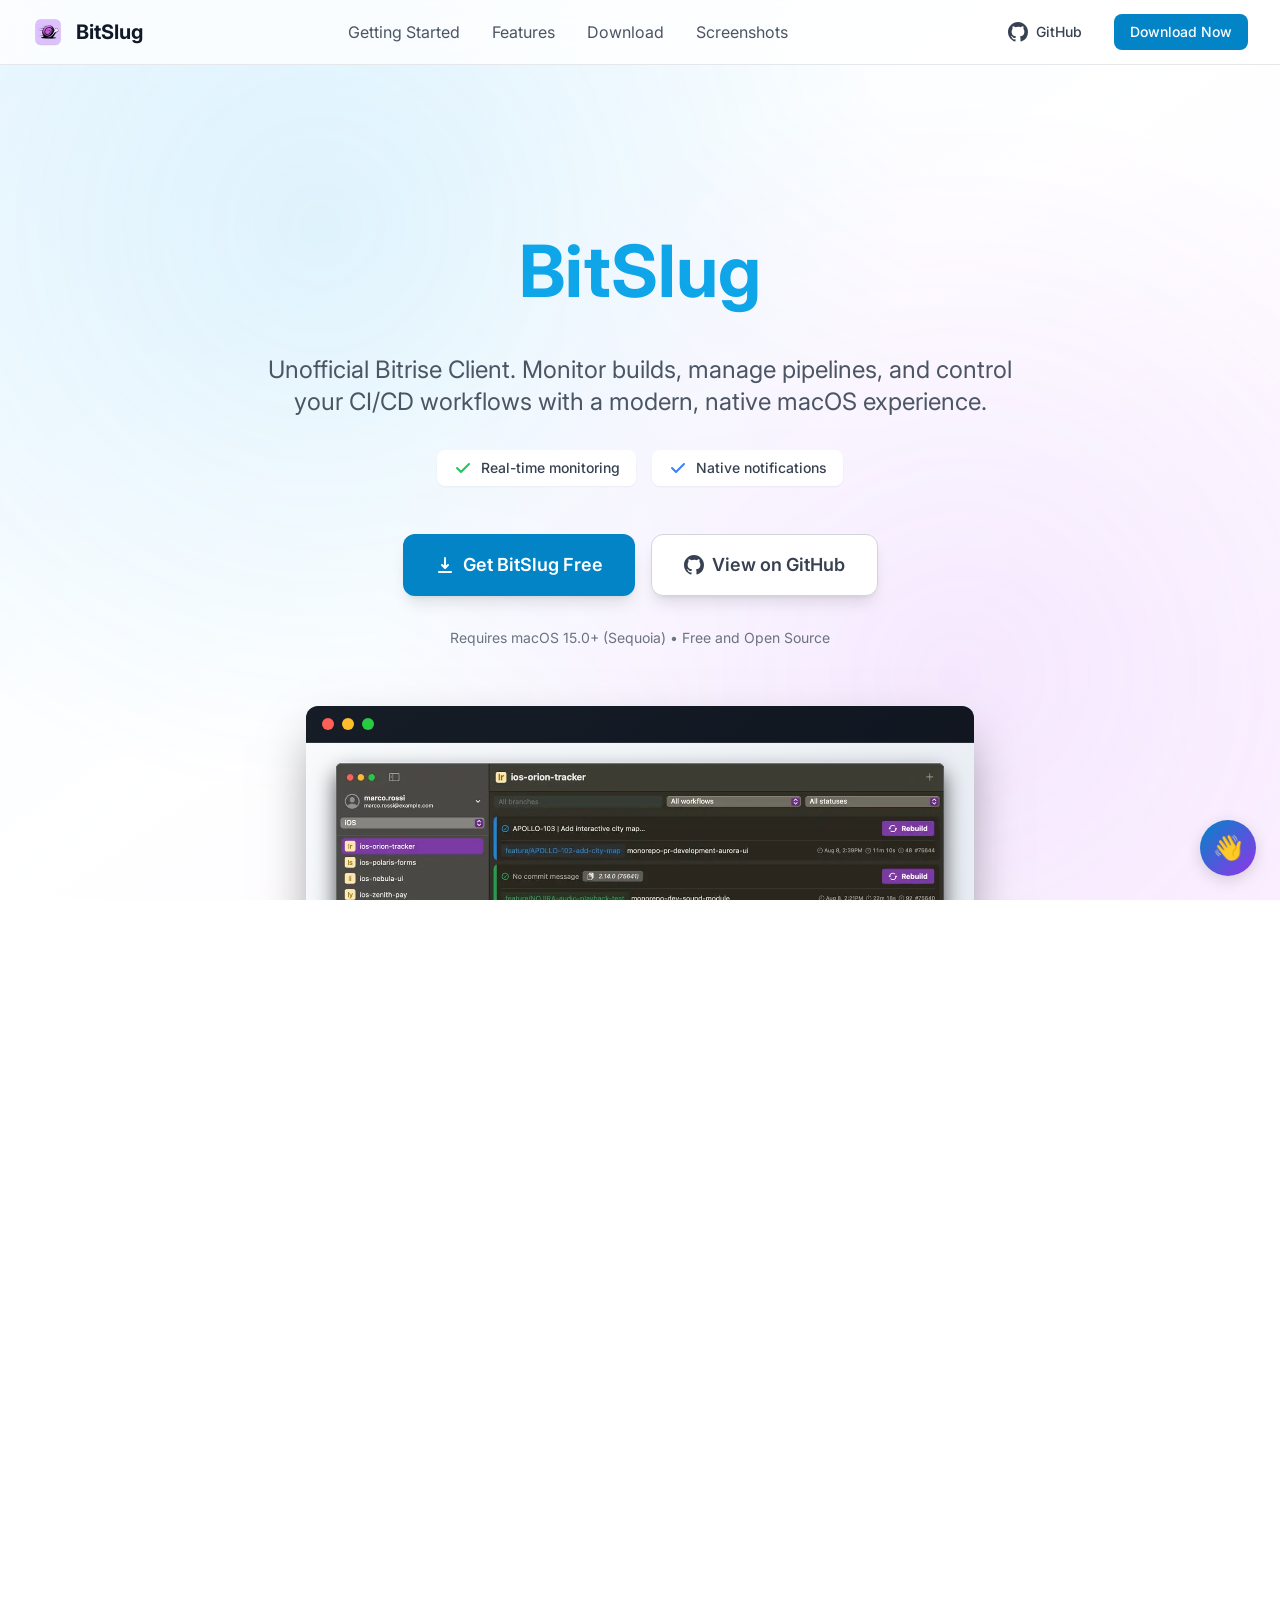
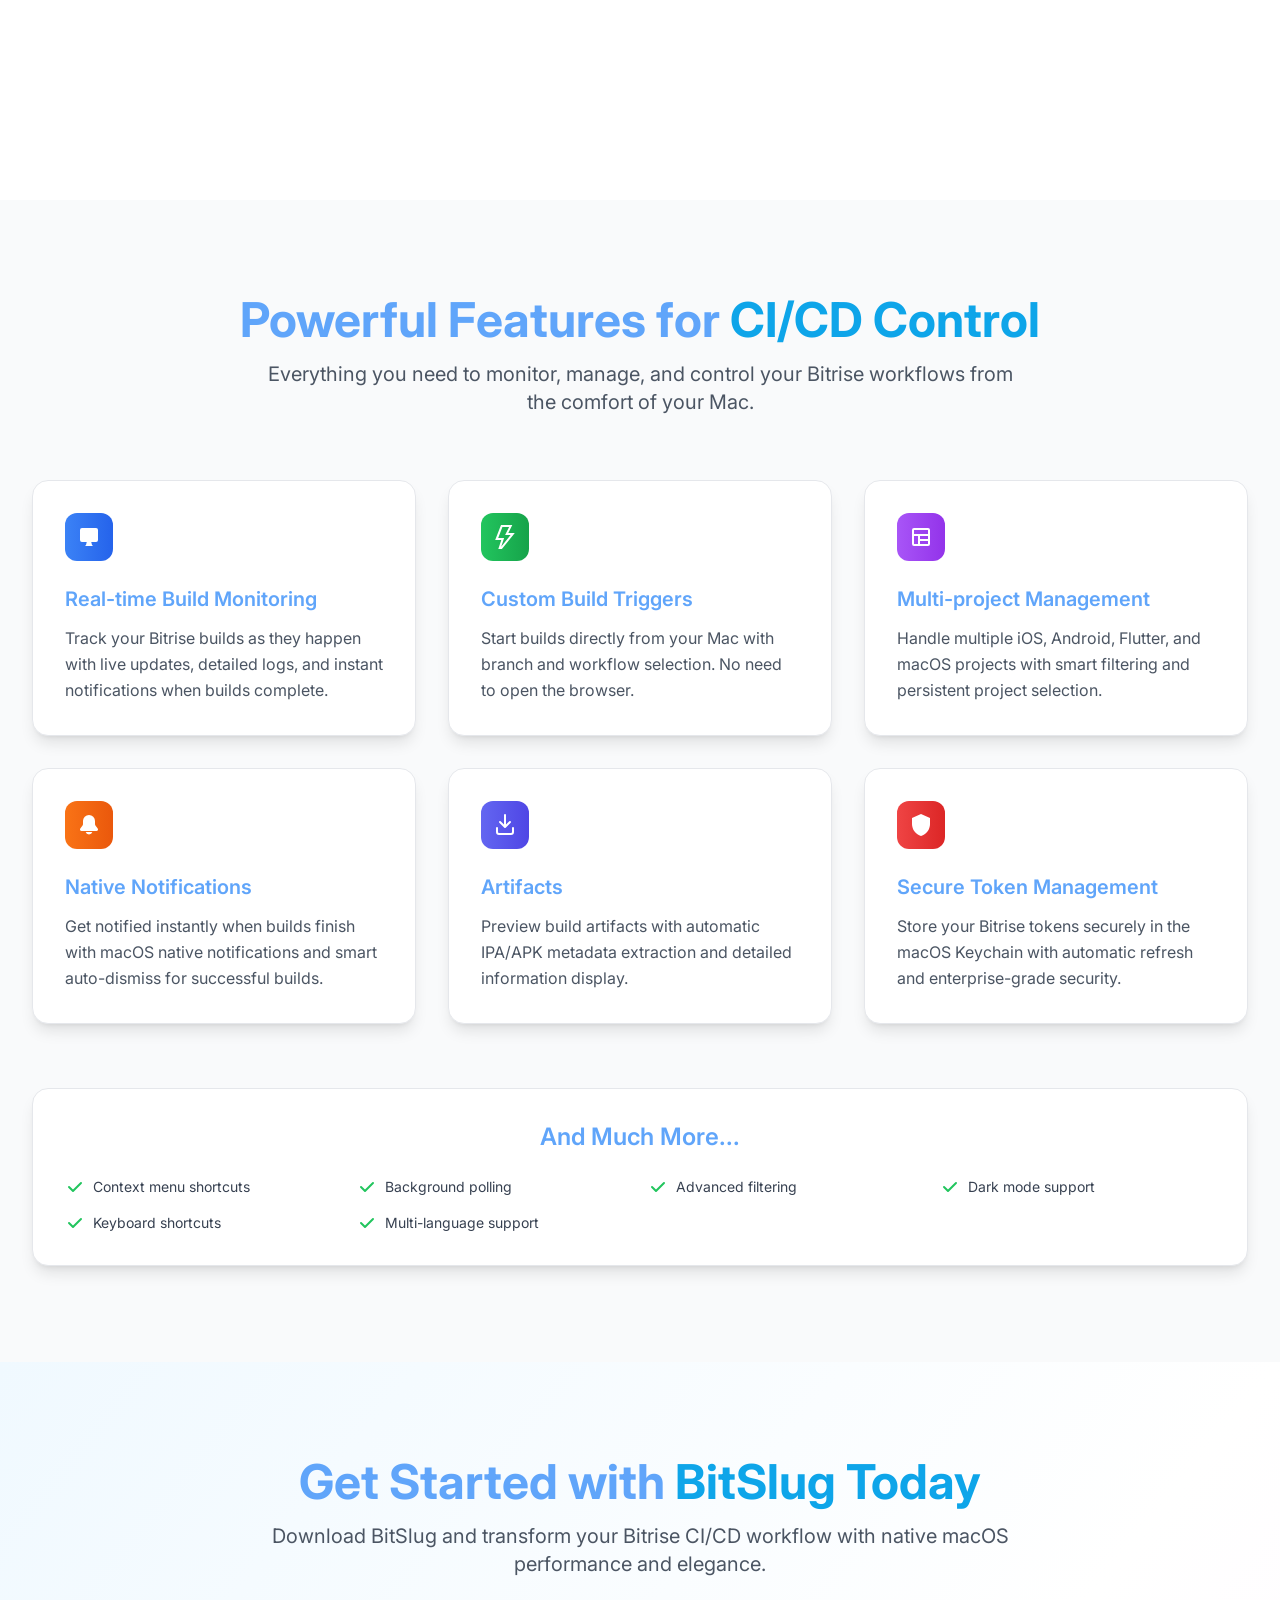
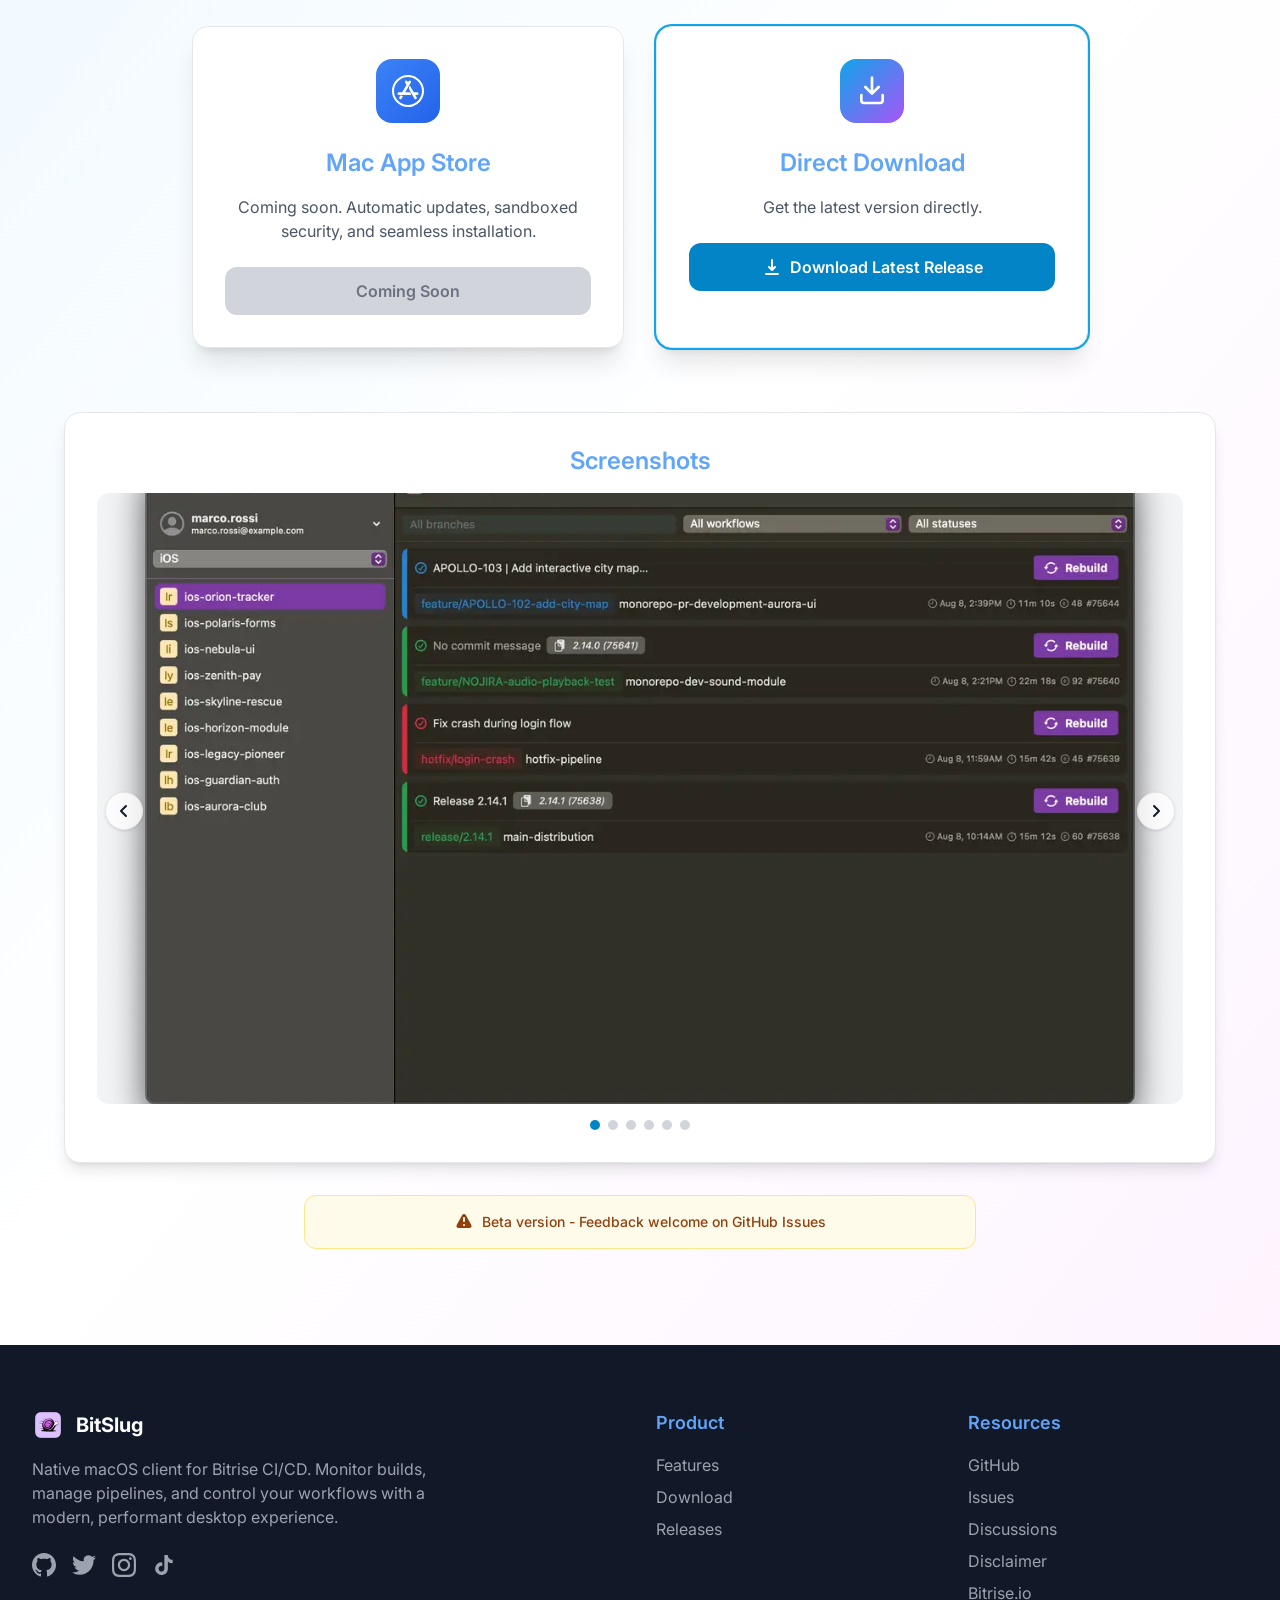
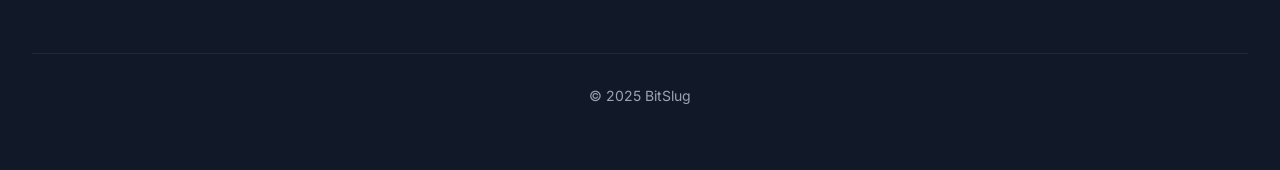
<file: index.html>
<!DOCTYPE html><html lang="en" class="scroll-smooth" data-astro-cid-sckkx6r4> <head><!-- Meta --><meta charset="UTF-8"><meta name="description" content="Monitor builds, manage pipelines, and control your Bitrise CI/CD workflows with BitSlug - a modern, native macOS application with real-time updates and secure token management."><meta name="viewport" content="width=device-width, initial-scale=1.0"><link rel="icon" type="image/png" href="/favicon.png"><meta name="generator" content="Astro v5.12.4"><!-- Canonical URL --><link rel="canonical" href="https://bitslug-org.github.io/"><!-- Primary Meta Tags --><title>BitSlug - Unofficial Native macOS Client for Bitrise CI/CD</title><meta name="title" content="BitSlug - Unofficial Native macOS Client for Bitrise CI/CD"><meta name="description" content="Monitor builds, manage pipelines, and control your Bitrise CI/CD workflows with BitSlug - a modern, native macOS application with real-time updates and secure token management."><!-- Open Graph / Facebook --><meta property="og:type" content="website"><meta property="og:url" content="https://bitslug-org.github.io/"><meta property="og:title" content="BitSlug - Unofficial Native macOS Client for Bitrise CI/CD"><meta property="og:description" content="Monitor builds, manage pipelines, and control your Bitrise CI/CD workflows with BitSlug - a modern, native macOS application with real-time updates and secure token management."><meta property="og:image" content="https://bitslug-org.github.io/logo-header.png"><!-- Twitter --><meta property="twitter:card" content="summary_large_image"><meta property="twitter:url" content="https://bitslug-org.github.io/"><meta property="twitter:title" content="BitSlug - Unofficial Native macOS Client for Bitrise CI/CD"><meta property="twitter:description" content="Monitor builds, manage pipelines, and control your Bitrise CI/CD workflows with BitSlug - a modern, native macOS application with real-time updates and secure token management."><meta property="twitter:image" content="https://bitslug-org.github.io/logo-header.png"><!-- JSON-LD: WebSite --><script type="application/ld+json">
      {JSON.stringify({
        '@context': 'https://schema.org',
        '@type': 'WebSite',
        name: 'BitSlug',
        url: new URL('/', Astro.site).toString(),
        inLanguage: 'en',
        potentialAction: {
          '@type': 'SearchAction',
          target: `${new URL('/', Astro.site).toString()}?q={search_term_string}`,
          'query-input': 'required name=search_term_string'
        }
      })}
    </script><!-- Google Fonts --><link rel="preconnect" href="https://fonts.googleapis.com"><link rel="preconnect" href="https://fonts.gstatic.com" crossorigin><link href="https://fonts.googleapis.com/css2?family=Inter:wght@300;400;500;600;700&family=JetBrains+Mono:wght@400;500&display=swap" rel="stylesheet"><!-- Tally Popup - Load conditionally --><script type="module">function c(){!!(document.documentElement.getAttribute("data-darkreader-mode")||document.documentElement.getAttribute("data-darkreader-scheme")||document.querySelector('meta[name="darkreader-lock"]')||getComputedStyle(document.documentElement).getPropertyValue("--darkreader-inline-bgcolor"))&&(document.documentElement.classList.add("darkreader-detected"),document.querySelectorAll(".gradient-text").forEach(d=>{d instanceof HTMLElement&&d.style.setProperty("color","var(--fallback-color)","important")}))}c();setTimeout(c,100);setTimeout(c,500);setTimeout(c,1e3);const f=new MutationObserver(()=>c());f.observe(document.documentElement,{attributes:!0,attributeFilter:["data-darkreader-mode","data-darkreader-scheme","style"]});const m=()=>{const s=(n,t)=>{const e=window.location.hostname||"";if(e==="localhost"||e==="127.0.0.1"||e==="0.0.0.0"||e==="::1"||e.includes("localhost")||e.endsWith(".local")){console.log("📊 [Analytics Event]",{event:n,data:t,timestamp:new Date().toISOString(),url:window.location.href});return}const r=()=>{try{const a=window;a.umami&&typeof a.umami.track=="function"?a.umami.track(n,t):console.warn("⚠️ [Analytics] Umami not available, event skipped:",n)}catch{}};document.readyState==="complete"?r():window.addEventListener("load",r,{once:!0})},o=(n,t)=>{const e=document.querySelector(n);e&&e.addEventListener("click",()=>s(t))};o("#header-cta-download","cta/header_download"),o("#hero-cta-download","cta/hero_download"),o("#hero-cta-github","cta/hero_github"),o("#download-card-direct","cta/download_direct"),o("#nav-features","nav/features"),o("#nav-download","nav/download");const d=(n,t)=>{const e=document.querySelector(n);if(!e)return;let l=!1;const r=new IntersectionObserver(a=>{a.forEach(u=>{const w=window.innerWidth<=768;let i;t.includes("download")?i=.1:t.includes("features")?i=w?.15:.5:i=.5,!l&&u.isIntersecting&&u.intersectionRatio>=i&&(l=!0,s(t),r.disconnect())})},{threshold:[0,.1,.25,.5,.75,1]});r.observe(e)};d("#features","section/features_visible_50"),d("#download","section/download_visible_50")};document.readyState==="loading"?document.addEventListener("DOMContentLoaded",m,{once:!0}):m();</script><script type="module">function i(){return/Android|webOS|iPhone|iPad|iPod|BlackBerry|IEMobile|Opera Mini/i.test(navigator.userAgent)||window.innerWidth<=768}const o={formId:"nrZ7Wl",popup:{emoji:{text:"👋",animation:"wave"},autoClose:1e3,formEventsForwarding:!0}};i()?o.popup.open=!1:o.popup.open={trigger:"time",ms:1e4};window.TallyConfig=o;i()&&document.addEventListener("DOMContentLoaded",function(){const e=document.getElementById("tally-trigger");e&&e.remove()});document.addEventListener("DOMContentLoaded",function(){const e=document.createElement("button");e.innerHTML="👋",e.title="Join Waitlist",e.style.cssText=`
          position: fixed;
          bottom: 24px;
          right: 24px;
          width: 56px;
          height: 56px;
          border-radius: 50%;
          border: none;
          background: linear-gradient(135deg, #0284c7, #9333ea);
          color: white;
          font-size: 24px;
          cursor: pointer;
          z-index: 9999;
          box-shadow: 0 4px 16px rgba(0, 0, 0, 0.15);
          transition: all 0.3s ease;
          display: flex;
          align-items: center;
          justify-content: center;
        `,e.addEventListener("mouseenter",function(){this.style.transform="scale(1.1)",this.style.boxShadow="0 8px 24px rgba(0, 0, 0, 0.25)"}),e.addEventListener("mouseleave",function(){this.style.transform="scale(1)",this.style.boxShadow="0 4px 16px rgba(0, 0, 0, 0.15)"}),e.onclick=function(){const t=window;if(i()&&!t.Tally){const n=document.createElement("script");n.async=!0,n.src="https://tally.so/widgets/embed.js",n.onload=function(){setTimeout(()=>{t.Tally&&typeof t.Tally.openPopup=="function"&&t.Tally.openPopup("nrZ7Wl")},500)},document.head.appendChild(n)}else t.Tally&&typeof t.Tally.openPopup=="function"?t.Tally.openPopup("nrZ7Wl"):t.Tally&&t.Tally.loadEmbed()},document.body.appendChild(e)});</script><!-- Color schemes to help user agents and extensions detect built-in dark mode --><meta name="color-scheme" content="light dark"><meta name="supported-color-schemes" content="light dark"><!-- Dark Reader detection - helps the extension recognize native dark mode --><meta name="darkreader-lock"><!-- Suggest Dark Reader to use lighter processing for better compatibility --><meta name="darkreader-mode" content="filter"><meta name="theme-color" media="(prefers-color-scheme: light)" content="#ffffff"><meta name="theme-color" media="(prefers-color-scheme: dark)" content="#0b1220"><!-- Prevent Dark Reader from overriding gradients --><!-- Umami Analytics --><script defer src="https://cloud.umami.is/script.js" data-website-id="f8a7f38a-8d5f-4334-8fc7-0a100576679d"></script><link rel="stylesheet" href="/_astro/disclaimer.BrNWmTCB.css">
<link rel="stylesheet" href="/_astro/index.BEa_EmCi.css"></head> <body class="bg-white dark:bg-gray-900 text-gray-900 dark:text-white" data-astro-cid-sckkx6r4> <!-- Hidden Tally trigger element (only for desktop) --> <div id="tally-trigger" data-tally-open="nrZ7Wl" data-tally-emoji-text="👋" data-tally-emoji-animation="wave" data-tally-auto-close="1000" style="display: none;" data-astro-cid-sckkx6r4></div>  <header class="fixed top-0 w-full z-50 bg-white/80 dark:bg-gray-900/80 backdrop-blur-md border-b border-gray-200 dark:border-gray-700"> <nav class="max-w-7xl mx-auto px-4 sm:px-6 lg:px-8"> <div class="flex justify-between items-center h-16"> <!-- Logo --> <a href="/" class="flex items-center space-x-3 hover:opacity-80 transition-opacity"> <img src="/logo-header.png" alt="BitSlug Logo" class="h-8 w-auto"> <span class="font-bold text-xl text-gray-900 dark:text-white">BitSlug</span> </a> <!-- Navigation --> <div class="hidden md:flex items-center space-x-8"> <a href="/getting-started" class="text-gray-600 dark:text-gray-300 hover:text-primary-600 dark:hover:text-primary-400 transition-colors">Getting Started</a> <a id="nav-features" href="/#features" class="text-gray-600 dark:text-gray-300 hover:text-primary-600 dark:hover:text-primary-400 transition-colors">Features</a> <a id="nav-download" href="/#download" class="text-gray-600 dark:text-gray-300 hover:text-primary-600 dark:hover:text-primary-400 transition-colors">Download</a> <a id="nav-screenshots" href="/#screenshots-slider" class="text-gray-600 dark:text-gray-300 hover:text-primary-600 dark:hover:text-primary-400 transition-colors">Screenshots</a> </div> <!-- CTA Button --> <div class="flex items-center space-x-4"> <a href="https://github.com/bitslug-org/BitSlugApp" target="_blank" rel="noopener noreferrer" class="hidden sm:inline-flex items-center px-4 py-2 text-sm font-medium text-gray-700 dark:text-gray-300 hover:text-gray-900 dark:hover:text-white transition-colors"> <svg class="w-5 h-5 mr-2" fill="currentColor" viewBox="0 0 20 20"> <path fill-rule="evenodd" d="M10 0C4.477 0 0 4.484 0 10.017c0 4.425 2.865 8.18 6.839 9.504.5.092.682-.217.682-.483 0-.237-.008-.868-.013-1.703-2.782.605-3.369-1.343-3.369-1.343-.454-1.158-1.11-1.466-1.11-1.466-.908-.62.069-.608.069-.608 1.003.07 1.531 1.032 1.531 1.032.892 1.53 2.341 1.088 2.91.832.092-.647.35-1.088.636-1.338-2.22-.253-4.555-1.113-4.555-4.951 0-1.093.39-1.988 1.029-2.688-.103-.253-.446-1.272.098-2.65 0 0 .84-.27 2.75 1.026A9.564 9.564 0 0110 4.844c.85.004 1.705.115 2.504.337 1.909-1.296 2.747-1.027 2.747-1.027.546 1.379.203 2.398.1 2.651.64.7 1.028 1.595 1.028 2.688 0 3.848-2.339 4.695-4.566 4.942.359.31.678.921.678 1.856 0 1.338-.012 2.419-.012 2.747 0 .268.18.58.688.482A10.019 10.019 0 0020 10.017C20 4.484 15.522 0 10 0z" clip-rule="evenodd"></path> </svg>
GitHub
</a> <a id="header-cta-download" href="https://github.com/bitslug-org/BitSlugApp/releases/latest" target="_blank" rel="noopener noreferrer" class="inline-flex items-center px-4 py-2 text-sm font-medium text-white bg-primary-600 hover:bg-primary-700 rounded-lg transition-colors">
Download Now
</a> </div> </div> </nav> </header> <main> <section class="hero-section relative overflow-hidden" data-astro-cid-bbe6dxrz> <!-- Background gradient --> <div class="absolute inset-0 bg-gradient-to-br from-primary-50 via-white to-accent-50 dark:from-gray-900 dark:via-gray-900 dark:to-gray-800" data-astro-cid-bbe6dxrz></div> <!-- Background pattern --> <div class="absolute inset-0 opacity-10" data-astro-cid-bbe6dxrz> <div class="absolute top-0 left-0 w-full h-full bg-[radial-gradient(circle_at_25%_25%,theme(colors.primary.500)_0%,transparent_50%)]" data-astro-cid-bbe6dxrz></div> <div class="absolute bottom-0 right-0 w-full h-full bg-[radial-gradient(circle_at_75%_75%,theme(colors.accent.500)_0%,transparent_50%)]" data-astro-cid-bbe6dxrz></div> </div> <!-- Hero Content Section --> <div class="hero-content relative min-h-screen flex items-center justify-center z-10 pt-20 sm:pt-24" data-astro-cid-bbe6dxrz> <div class="max-w-7xl mx-auto px-4 sm:px-6 lg:px-8 text-center" data-astro-cid-bbe6dxrz> <!-- Main heading --> <h1 class="hero-title text-4xl sm:text-6xl lg:text-7xl font-bold text-gray-900 dark:text-white mb-6 leading-tight py-2" data-astro-cid-bbe6dxrz> <span class="block gradient-text" data-astro-cid-bbe6dxrz>
BitSlug
</span> </h1> <!-- Subtitle --> <p class="hero-subtitle text-xl sm:text-2xl text-gray-600 dark:text-gray-300 mb-8 max-w-3xl mx-auto" data-astro-cid-bbe6dxrz>
Unofficial Bitrise Client. Monitor builds, manage pipelines, and control your CI/CD workflows with a modern, native macOS experience.
</p> <!-- Feature highlights --> <div class="hero-features flex flex-wrap justify-center gap-4 mb-12" data-astro-cid-bbe6dxrz> <div class="flex items-center space-x-2 bg-white dark:bg-gray-800 px-4 py-2 rounded-lg shadow-sm" data-astro-cid-bbe6dxrz> <svg class="w-5 h-5 text-green-500" fill="currentColor" viewBox="0 0 20 20" data-astro-cid-bbe6dxrz> <path fill-rule="evenodd" d="M16.707 5.293a1 1 0 010 1.414l-8 8a1 1 0 01-1.414 0l-4-4a1 1 0 011.414-1.414L8 12.586l7.293-7.293a1 1 0 011.414 0z" clip-rule="evenodd" data-astro-cid-bbe6dxrz></path> </svg> <span class="text-sm font-medium text-gray-700 dark:text-gray-300" data-astro-cid-bbe6dxrz>Real-time monitoring</span> </div> <div class="flex items-center space-x-2 bg-white dark:bg-gray-800 px-4 py-2 rounded-lg shadow-sm" data-astro-cid-bbe6dxrz> <svg class="w-5 h-5 text-blue-500" fill="currentColor" viewBox="0 0 20 20" data-astro-cid-bbe6dxrz> <path fill-rule="evenodd" d="M16.707 5.293a1 1 0 010 1.414l-8 8a1 1 0 01-1.414 0l-4-4a1 1 0 011.414-1.414L8 12.586l7.293-7.293a1 1 0 011.414 0z" clip-rule="evenodd" data-astro-cid-bbe6dxrz></path> </svg> <span class="text-sm font-medium text-gray-700 dark:text-gray-300" data-astro-cid-bbe6dxrz>Native notifications</span> </div> </div> <!-- CTA buttons --> <div class="hero-cta flex flex-col sm:flex-row gap-4 justify-center" data-astro-cid-bbe6dxrz> <a id="hero-cta-download" href="https://github.com/bitslug-org/BitSlugApp/releases/latest" target="_blank" rel="noopener noreferrer" class="inline-flex items-center justify-center px-8 py-4 text-lg font-semibold text-white bg-primary-600 hover:bg-primary-700 rounded-xl shadow-lg hover:shadow-xl transition-all duration-300 transform hover:-translate-y-1" data-astro-cid-bbe6dxrz> <svg class="w-5 h-5 mr-2" fill="currentColor" viewBox="0 0 20 20" data-astro-cid-bbe6dxrz> <path fill-rule="evenodd" d="M3 17a1 1 0 011-1h12a1 1 0 110 2H4a1 1 0 01-1-1zm3.293-7.707a1 1 0 011.414 0L9 10.586V3a1 1 0 112 0v7.586l1.293-1.293a1 1 0 111.414 1.414l-3 3a1 1 0 01-1.414 0l-3-3a1 1 0 010-1.414z" clip-rule="evenodd" data-astro-cid-bbe6dxrz></path> </svg>
Get BitSlug Free
</a> <a id="hero-cta-github" href="https://github.com/bitslug-org/BitSlugApp" target="_blank" rel="noopener noreferrer" class="inline-flex items-center justify-center px-8 py-4 text-lg font-semibold text-gray-700 dark:text-gray-300 bg-white dark:bg-gray-800 hover:bg-gray-50 dark:hover:bg-gray-700 rounded-xl shadow-lg hover:shadow-xl transition-all duration-300 border border-gray-300 dark:border-gray-600" data-astro-cid-bbe6dxrz> <svg class="w-5 h-5 mr-2" fill="currentColor" viewBox="0 0 20 20" data-astro-cid-bbe6dxrz> <path fill-rule="evenodd" d="M10 0C4.477 0 0 4.484 0 10.017c0 4.425 2.865 8.18 6.839 9.504.5.092.682-.217.682-.483 0-.237-.008-.868-.013-1.703-2.782.605-3.369-1.343-3.369-1.343-.454-1.158-1.11-1.466-1.11-1.466-.908-.62.069-.608.069-.608 1.003.07 1.531 1.032 1.531 1.032.892 1.53 2.341 1.088 2.91.832.092-.647.35-1.088.636-1.338-2.22-.253-4.555-1.113-4.555-4.951 0-1.093.39-1.988 1.029-2.688-.103-.253-.446-1.272.098-2.65 0 0 .84-.27 2.75 1.026A9.564 9.564 0 0110 4.844c.85.004 1.705.115 2.504.337 1.909-1.296 2.747-1.027 2.747-1.027.546 1.379.203 2.398.1 2.651.64.7 1.028 1.595 1.028 2.688 0 3.848-2.339 4.695-4.566 4.942.359.31.678.921.678 1.856 0 1.338-.012 2.419-.012 2.747 0 .268.18.58.688.482A10.019 10.019 0 0020 10.017C20 4.484 15.522 0 10 0z" clip-rule="evenodd" data-astro-cid-bbe6dxrz></path> </svg>
View on GitHub
</a> </div> <!-- Requirements --> <p class="hero-requirements text-sm text-gray-500 dark:text-gray-400 mt-8" data-astro-cid-bbe6dxrz>
Requires macOS 15.0+ (Sequoia) • Free and Open Source
</p> </div> </div> <!-- Global overlay that covers entire screen during scroll --> <div class="global-overlay fixed inset-0 z-20 bg-black/60 backdrop-blur-sm opacity-0 pointer-events-none" data-astro-cid-bbe6dxrz></div> <!-- Video Section - Initially partially visible below --> <div class="video-section fixed bottom-0 left-0 right-0 z-30" data-astro-cid-bbe6dxrz> <div class="video-content-wrapper relative max-w-7xl mx-auto px-4 sm:px-6 lg:px-8" data-astro-cid-bbe6dxrz> <!-- Video mockup --> <div class="video-mockup-container" data-astro-cid-bbe6dxrz> <div class="video-frame" data-astro-cid-bbe6dxrz> <!-- macOS window controls --> <div class="window-controls" data-astro-cid-bbe6dxrz> <div class="control close" data-astro-cid-bbe6dxrz></div> <div class="control minimize" data-astro-cid-bbe6dxrz></div> <div class="control maximize" data-astro-cid-bbe6dxrz></div> </div> <!-- Video content --> <div class="video-content" data-astro-cid-bbe6dxrz> <img src="/_astro/pipelines-dark.Cm9SXR7G_Z1L71mh.webp" srcset="/_astro/pipelines-dark.Cm9SXR7G_ZVdOjz.webp 640w, /_astro/pipelines-dark.Cm9SXR7G_1EaYAm.webp 960w, /_astro/pipelines-dark.Cm9SXR7G_1u1xQu.webp 1280w, /_astro/pipelines-dark.Cm9SXR7G_Zmtfuo.webp 1600w" alt="BitSlug pipelines view" loading="lazy" decoding="async" sizes="(max-width: 1280px) 100vw, 1200px" data-astro-cid-bbe6dxrz="true" fetchpriority="auto" width="2486" height="1694" class="w-full h-full object-cover"> <!-- Play button overlay --> <div class="play-overlay" data-astro-cid-bbe6dxrz> <div class="play-button" data-astro-cid-bbe6dxrz> <svg viewBox="0 0 24 24" fill="currentColor" xmlns="http://www.w3.org/2000/svg" data-astro-cid-bbe6dxrz> <path d="M8 5.14v14.72c0 .8.87 1.29 1.54.85l12.02-7.36c.61-.37.61-1.32 0-1.69L9.54 4.3C8.87 3.85 8 4.35 8 5.14z" data-astro-cid-bbe6dxrz></path> </svg> </div> </div> </div> </div> </div> </div> </div> </section>  <script type="module" src="/_astro/Hero.astro_astro_type_script_index_0_lang.q1v3Cjds.js"></script> <section id="features" class="py-24 bg-gray-50 dark:bg-gray-800/50" data-astro-cid-vnivfuh2> <div class="max-w-7xl mx-auto px-4 sm:px-6 lg:px-8" data-astro-cid-vnivfuh2> <!-- Section header --> <div class="text-center mb-16" data-astro-cid-vnivfuh2> <h2 class="text-3xl sm:text-4xl lg:text-5xl font-bold text-gray-900 dark:text-white mb-4" data-astro-cid-vnivfuh2>
Powerful Features for
<span class="gradient-text" data-astro-cid-vnivfuh2>
CI/CD Control
</span> </h2> <p class="text-xl text-gray-600 dark:text-gray-300 max-w-3xl mx-auto" data-astro-cid-vnivfuh2>
Everything you need to monitor, manage, and control your Bitrise workflows from the comfort of your Mac.
</p> </div> <!-- Features grid --> <div class="grid grid-cols-1 md:grid-cols-2 lg:grid-cols-3 gap-8" data-astro-cid-vnivfuh2> <div class="group bg-white dark:bg-gray-900 rounded-2xl p-8 shadow-lg hover:shadow-xl transition-all duration-300 transform hover:-translate-y-2 border border-gray-200 dark:border-gray-700" style="animation-delay: 0s" data-astro-cid-vnivfuh2> <!-- Icon --> <div class="inline-flex items-center justify-center w-12 h-12 rounded-xl bg-gradient-to-r from-blue-500 to-blue-600 mb-6 group-hover:scale-110 transition-transform duration-300" data-astro-cid-vnivfuh2> <svg class="w-6 h-6 text-white" fill="currentColor" stroke="none" viewBox="0 0 24 24" data-astro-cid-vnivfuh2> <path d="M9.75 17L9 20l-1 1h8l-1-1-.75-3M3 13h18M5 17h14a2 2 0 002-2V5a2 2 0 00-2-2H5a2 2 0 00-2 2v10a2 2 0 002 2z" data-astro-cid-vnivfuh2></path> </svg> </div> <!-- Content --> <h3 class="text-xl font-semibold text-gray-900 dark:text-white mb-3 group-hover:text-primary-600 dark:group-hover:text-primary-400 transition-colors" data-astro-cid-vnivfuh2> Real-time Build Monitoring </h3> <p class="text-gray-600 dark:text-gray-300 leading-relaxed" data-astro-cid-vnivfuh2> Track your Bitrise builds as they happen with live updates, detailed logs, and instant notifications when builds complete. </p> </div><div class="group bg-white dark:bg-gray-900 rounded-2xl p-8 shadow-lg hover:shadow-xl transition-all duration-300 transform hover:-translate-y-2 border border-gray-200 dark:border-gray-700" style="animation-delay: 0.1s" data-astro-cid-vnivfuh2> <!-- Icon --> <div class="inline-flex items-center justify-center w-12 h-12 rounded-xl bg-gradient-to-r from-green-500 to-green-600 mb-6 group-hover:scale-110 transition-transform duration-300" data-astro-cid-vnivfuh2> <svg class="w-6 h-6 text-white" fill="currentColor" stroke="none" viewBox="0 0 24 24" data-astro-cid-vnivfuh2> <path d="M8.9,24H5.3l3-9H2.2L8,0h11.3l-4,8h6.5L8.9,24z M5.2,13h5.9l-2.9,8.8L17.6,10h-5.5l4-8H9.4L5.2,13z" data-astro-cid-vnivfuh2></path> </svg> </div> <!-- Content --> <h3 class="text-xl font-semibold text-gray-900 dark:text-white mb-3 group-hover:text-primary-600 dark:group-hover:text-primary-400 transition-colors" data-astro-cid-vnivfuh2> Custom Build Triggers </h3> <p class="text-gray-600 dark:text-gray-300 leading-relaxed" data-astro-cid-vnivfuh2> Start builds directly from your Mac with branch and workflow selection. No need to open the browser. </p> </div><div class="group bg-white dark:bg-gray-900 rounded-2xl p-8 shadow-lg hover:shadow-xl transition-all duration-300 transform hover:-translate-y-2 border border-gray-200 dark:border-gray-700" style="animation-delay: 0.2s" data-astro-cid-vnivfuh2> <!-- Icon --> <div class="inline-flex items-center justify-center w-12 h-12 rounded-xl bg-gradient-to-r from-purple-500 to-purple-600 mb-6 group-hover:scale-110 transition-transform duration-300" data-astro-cid-vnivfuh2> <svg class="w-6 h-6 text-white" fill="currentColor" stroke="none" viewBox="0 0 24 24" data-astro-cid-vnivfuh2> <path d="M5 3a2 2 0 00-2 2v14a2 2 0 002 2h14a2 2 0 002-2V5a2 2 0 00-2-2H5zm0 2h14v4H5V5zm0 6h4v8H5v-8zm6 0h8v3h-8v-3zm0 5h8v3h-8v-3z" data-astro-cid-vnivfuh2></path> </svg> </div> <!-- Content --> <h3 class="text-xl font-semibold text-gray-900 dark:text-white mb-3 group-hover:text-primary-600 dark:group-hover:text-primary-400 transition-colors" data-astro-cid-vnivfuh2> Multi-project Management </h3> <p class="text-gray-600 dark:text-gray-300 leading-relaxed" data-astro-cid-vnivfuh2> Handle multiple iOS, Android, Flutter, and macOS projects with smart filtering and persistent project selection. </p> </div><div class="group bg-white dark:bg-gray-900 rounded-2xl p-8 shadow-lg hover:shadow-xl transition-all duration-300 transform hover:-translate-y-2 border border-gray-200 dark:border-gray-700" style="animation-delay: 0.30000000000000004s" data-astro-cid-vnivfuh2> <!-- Icon --> <div class="inline-flex items-center justify-center w-12 h-12 rounded-xl bg-gradient-to-r from-orange-500 to-orange-600 mb-6 group-hover:scale-110 transition-transform duration-300" data-astro-cid-vnivfuh2> <svg class="w-6 h-6 text-white" fill="currentColor" stroke="none" viewBox="0 0 24 24" data-astro-cid-vnivfuh2> <path d="M6 8a6 6 0 1112 0v2.917c0 .703.228 1.387.65 1.95L20.7 15.6a1.5 1.5 0 01-1.2 2.4h-15a1.5 1.5 0 01-1.2-2.4l2.05-2.733a3.25 3.25 0 00.65-1.95V8zm6 13.5A3.502 3.502 0 018.645 19h6.71A3.502 3.502 0 0112 21.5z" data-astro-cid-vnivfuh2></path> </svg> </div> <!-- Content --> <h3 class="text-xl font-semibold text-gray-900 dark:text-white mb-3 group-hover:text-primary-600 dark:group-hover:text-primary-400 transition-colors" data-astro-cid-vnivfuh2> Native Notifications </h3> <p class="text-gray-600 dark:text-gray-300 leading-relaxed" data-astro-cid-vnivfuh2> Get notified instantly when builds finish with macOS native notifications and smart auto-dismiss for successful builds. </p> </div><div class="group bg-white dark:bg-gray-900 rounded-2xl p-8 shadow-lg hover:shadow-xl transition-all duration-300 transform hover:-translate-y-2 border border-gray-200 dark:border-gray-700" style="animation-delay: 0.4s" data-astro-cid-vnivfuh2> <!-- Icon --> <div class="inline-flex items-center justify-center w-12 h-12 rounded-xl bg-gradient-to-r from-indigo-500 to-indigo-600 mb-6 group-hover:scale-110 transition-transform duration-300" data-astro-cid-vnivfuh2> <svg class="w-6 h-6 text-white" fill="currentColor" stroke="none" viewBox="0 0 24 24" data-astro-cid-vnivfuh2> <path d="M13 2a1 1 0 10-2 0v9.586l-3.293-3.293a1 1 0 00-1.414 1.414l5 5a1 1 0 001.414 0l5-5a1 1 0 00-1.414-1.414L13 11.586V2zM4 14a1 1 0 011 1v4a1 1 0 001 1h12a1 1 0 001-1v-4a1 1 0 112 0v4a3 3 0 01-3 3H6a3 3 0 01-3-3v-4a1 1 0 011-1z" data-astro-cid-vnivfuh2></path> </svg> </div> <!-- Content --> <h3 class="text-xl font-semibold text-gray-900 dark:text-white mb-3 group-hover:text-primary-600 dark:group-hover:text-primary-400 transition-colors" data-astro-cid-vnivfuh2> Artifacts </h3> <p class="text-gray-600 dark:text-gray-300 leading-relaxed" data-astro-cid-vnivfuh2> Preview build artifacts with automatic IPA/APK metadata extraction and detailed information display. </p> </div><div class="group bg-white dark:bg-gray-900 rounded-2xl p-8 shadow-lg hover:shadow-xl transition-all duration-300 transform hover:-translate-y-2 border border-gray-200 dark:border-gray-700" style="animation-delay: 0.5s" data-astro-cid-vnivfuh2> <!-- Icon --> <div class="inline-flex items-center justify-center w-12 h-12 rounded-xl bg-gradient-to-r from-red-500 to-red-600 mb-6 group-hover:scale-110 transition-transform duration-300" data-astro-cid-vnivfuh2> <svg class="w-6 h-6 text-white" fill="currentColor" stroke="none" viewBox="0 0 24 24" data-astro-cid-vnivfuh2> <path d="M12 1L3 5v6c0 5.55 3.84 10.74 9 12 5.16-1.26 9-6.45 9-12V5l-9-4z" data-astro-cid-vnivfuh2></path> </svg> </div> <!-- Content --> <h3 class="text-xl font-semibold text-gray-900 dark:text-white mb-3 group-hover:text-primary-600 dark:group-hover:text-primary-400 transition-colors" data-astro-cid-vnivfuh2> Secure Token Management </h3> <p class="text-gray-600 dark:text-gray-300 leading-relaxed" data-astro-cid-vnivfuh2> Store your Bitrise tokens securely in the macOS Keychain with automatic refresh and enterprise-grade security. </p> </div> </div> <!-- Additional features list --> <div class="mt-16 bg-white dark:bg-gray-900 rounded-2xl p-8 shadow-lg border border-gray-200 dark:border-gray-700" data-astro-cid-vnivfuh2> <h3 class="text-2xl font-semibold text-gray-900 dark:text-white mb-6 text-center" data-astro-cid-vnivfuh2>
And Much More...
</h3> <div class="grid grid-cols-1 md:grid-cols-2 lg:grid-cols-4 gap-4" data-astro-cid-vnivfuh2> <div class="flex items-center space-x-2" data-astro-cid-vnivfuh2> <svg class="w-5 h-5 text-green-500 flex-shrink-0" fill="currentColor" viewBox="0 0 20 20" data-astro-cid-vnivfuh2> <path fill-rule="evenodd" d="M16.707 5.293a1 1 0 010 1.414l-8 8a1 1 0 01-1.414 0l-4-4a1 1 0 011.414-1.414L8 12.586l7.293-7.293a1 1 0 011.414 0z" clip-rule="evenodd" data-astro-cid-vnivfuh2></path> </svg> <span class="text-gray-700 dark:text-gray-300 text-sm" data-astro-cid-vnivfuh2>Context menu shortcuts</span> </div><div class="flex items-center space-x-2" data-astro-cid-vnivfuh2> <svg class="w-5 h-5 text-green-500 flex-shrink-0" fill="currentColor" viewBox="0 0 20 20" data-astro-cid-vnivfuh2> <path fill-rule="evenodd" d="M16.707 5.293a1 1 0 010 1.414l-8 8a1 1 0 01-1.414 0l-4-4a1 1 0 011.414-1.414L8 12.586l7.293-7.293a1 1 0 011.414 0z" clip-rule="evenodd" data-astro-cid-vnivfuh2></path> </svg> <span class="text-gray-700 dark:text-gray-300 text-sm" data-astro-cid-vnivfuh2>Background polling</span> </div><div class="flex items-center space-x-2" data-astro-cid-vnivfuh2> <svg class="w-5 h-5 text-green-500 flex-shrink-0" fill="currentColor" viewBox="0 0 20 20" data-astro-cid-vnivfuh2> <path fill-rule="evenodd" d="M16.707 5.293a1 1 0 010 1.414l-8 8a1 1 0 01-1.414 0l-4-4a1 1 0 011.414-1.414L8 12.586l7.293-7.293a1 1 0 011.414 0z" clip-rule="evenodd" data-astro-cid-vnivfuh2></path> </svg> <span class="text-gray-700 dark:text-gray-300 text-sm" data-astro-cid-vnivfuh2>Advanced filtering</span> </div><div class="flex items-center space-x-2" data-astro-cid-vnivfuh2> <svg class="w-5 h-5 text-green-500 flex-shrink-0" fill="currentColor" viewBox="0 0 20 20" data-astro-cid-vnivfuh2> <path fill-rule="evenodd" d="M16.707 5.293a1 1 0 010 1.414l-8 8a1 1 0 01-1.414 0l-4-4a1 1 0 011.414-1.414L8 12.586l7.293-7.293a1 1 0 011.414 0z" clip-rule="evenodd" data-astro-cid-vnivfuh2></path> </svg> <span class="text-gray-700 dark:text-gray-300 text-sm" data-astro-cid-vnivfuh2>Dark mode support</span> </div><div class="flex items-center space-x-2" data-astro-cid-vnivfuh2> <svg class="w-5 h-5 text-green-500 flex-shrink-0" fill="currentColor" viewBox="0 0 20 20" data-astro-cid-vnivfuh2> <path fill-rule="evenodd" d="M16.707 5.293a1 1 0 010 1.414l-8 8a1 1 0 01-1.414 0l-4-4a1 1 0 011.414-1.414L8 12.586l7.293-7.293a1 1 0 011.414 0z" clip-rule="evenodd" data-astro-cid-vnivfuh2></path> </svg> <span class="text-gray-700 dark:text-gray-300 text-sm" data-astro-cid-vnivfuh2>Keyboard shortcuts</span> </div><div class="flex items-center space-x-2" data-astro-cid-vnivfuh2> <svg class="w-5 h-5 text-green-500 flex-shrink-0" fill="currentColor" viewBox="0 0 20 20" data-astro-cid-vnivfuh2> <path fill-rule="evenodd" d="M16.707 5.293a1 1 0 010 1.414l-8 8a1 1 0 01-1.414 0l-4-4a1 1 0 011.414-1.414L8 12.586l7.293-7.293a1 1 0 011.414 0z" clip-rule="evenodd" data-astro-cid-vnivfuh2></path> </svg> <span class="text-gray-700 dark:text-gray-300 text-sm" data-astro-cid-vnivfuh2>Multi-language support</span> </div> </div> </div> </div> </section>  <section id="download" class="py-24 bg-gradient-to-br from-primary-50 via-white to-accent-50 dark:from-gray-900 dark:via-gray-900 dark:to-gray-800"> <div class="max-w-7xl mx-auto px-4 sm:px-6 lg:px-8"> <div class="text-center"> <!-- Section header --> <h2 class="text-3xl sm:text-4xl lg:text-5xl font-bold text-gray-900 dark:text-white mb-4">
Get Started with
<span class="gradient-text">
BitSlug Today
</span> </h2> <p class="text-xl text-gray-600 dark:text-gray-300 mb-12 max-w-3xl mx-auto">
Download BitSlug and transform your Bitrise CI/CD workflow with native macOS performance and elegance.
</p> <!-- Download options --> <div class="grid grid-cols-1 md:grid-cols-2 gap-8 max-w-4xl mx-auto mb-16"> <!-- App Store --> <div class="bg-white dark:bg-gray-900 rounded-2xl p-8 shadow-xl border border-gray-200 dark:border-gray-700 transform hover:-translate-y-2 transition-all duration-300"> <div class="flex items-center justify-center w-16 h-16 rounded-2xl bg-gradient-to-br from-blue-500 to-blue-600 mb-6 mx-auto"> <svg class="w-8 h-8 text-white" fill="currentColor" viewBox="0 0 24 24"> <path d="m12.434 4.693c.132-.225.345-.391.598-.458l.007-.002c.082-.028.176-.044.275-.044.177 0 .341.053.479.143l-.003-.002c.219.139.382.349.458.597l.002.008c.025.078.039.169.039.262 0 .192-.06.369-.162.515l.002-.003-4.21 7.307h3.048.029c.467 0 .87.274 1.057.671l.003.007c.118.192.187.425.187.674 0 .232-.061.45-.167.639l.003-.007h-8.947c-.008 0-.017 0-.027 0-.273 0-.52-.111-.699-.291-.179-.175-.29-.418-.29-.688 0-.005 0-.01 0-.014v.001c0-.004 0-.009 0-.014 0-.27.111-.513.29-.688.178-.18.426-.291.699-.291h.028-.001 2.516l3.193-5.564-.971-1.739c-.1-.143-.16-.321-.16-.512 0-.094.014-.184.041-.269l-.002.006c.078-.256.241-.466.456-.602l.004-.003c.134-.089.299-.141.476-.141.098 0 .193.016.281.046l-.006-.002c.26.069.473.235.602.455l.003.005.435.774zm-5.177 12.967c-.151.216-.368.378-.62.458l-.008.002c-.081.027-.175.043-.272.043-.177 0-.342-.052-.481-.142l.003.002c-.227-.13-.394-.344-.459-.598l-.001-.007c-.02-.078-.032-.168-.032-.261 0-.188.048-.365.131-.519l-.003.006.726-1.21c.169-.061.365-.097.569-.097.556 0 1.05.264 1.363.674l.003.004zm11.661-4.644h.027c.273 0 .52.111.699.291.179.175.29.418.29.688v.014-.001.014c0 .27-.111.513-.29.688-.178.18-.426.291-.699.291-.009 0-.019 0-.028 0h.001-1.403l.968 1.645c.075.137.119.3.119.474 0 .107-.017.211-.048.308l.002-.007c-.078.256-.241.466-.456.602l-.004.003c-.134.088-.299.141-.475.141-.098 0-.192-.016-.28-.046l.006.002c-.26-.069-.473-.235-.602-.455l-.003-.005-3.629-6.338c-.273-.429-.435-.952-.435-1.512 0-.184.017-.363.051-.538l-.003.018c.091-.523.352-.974.723-1.304l.002-.002 2.903 5.032zm-6.919-13.015h.077c2.185 0 4.229.602 5.976 1.65l-.053-.029c1.824 1.075 3.304 2.555 4.348 4.322l.031.056c1.018 1.694 1.621 3.738 1.621 5.923v.081-.004.077c0 2.185-.602 4.229-1.65 5.976l.029-.053c-1.075 1.824-2.555 3.304-4.322 4.348l-.056.031c-1.694 1.018-3.738 1.621-5.923 1.621-.027 0-.054 0-.081 0h.004c-.023 0-.05 0-.077 0-2.185 0-4.229-.602-5.976-1.65l.053.029c-1.824-1.075-3.304-2.555-4.348-4.323l-.031-.056c-1.018-1.694-1.621-3.738-1.621-5.923 0-.027 0-.054 0-.081v.004c0-.023 0-.05 0-.077 0-2.185.602-4.229 1.65-5.976l-.029.053c1.075-1.824 2.555-3.304 4.322-4.348l.056-.031c1.694-1.018 3.738-1.621 5.923-1.621h.081-.004zm10.452 11.999c0-.027 0-.058 0-.09 0-1.901-.52-3.681-1.426-5.205l.026.047c-.934-1.588-2.227-2.873-3.772-3.771l-.05-.027c-1.485-.881-3.273-1.402-5.183-1.402-.025 0-.05 0-.075 0h.004c-.022 0-.048 0-.075 0-1.899 0-3.677.521-5.197 1.429l.046-.026c-1.588.934-2.873 2.226-3.771 3.771l-.027.05c-.882 1.485-1.403 3.275-1.403 5.186v.065-.003.075c0 1.899.521 3.677 1.429 5.197l-.026-.046c.934 1.588 2.227 2.873 3.772 3.771l.05.027c1.485.882 3.275 1.403 5.186 1.403h.067-.003.075c1.899 0 3.677-.521 5.197-1.429l-.046.026c1.59-.934 2.876-2.227 3.775-3.773l.027-.05c.882-1.481 1.403-3.267 1.403-5.174 0-.018 0-.037 0-.055v.003z"></path> </svg> </div> <h3 class="text-2xl font-semibold text-gray-900 dark:text-white mb-4">Mac App Store</h3> <p class="text-gray-600 dark:text-gray-300 mb-6">
Coming soon. Automatic updates, sandboxed security, and seamless installation.
</p> <button id="download-card-appstore" disabled class="w-full bg-gray-300 dark:bg-gray-700 text-gray-500 dark:text-gray-400 py-3 px-6 rounded-xl font-semibold cursor-not-allowed">
Coming Soon
</button> </div> <!-- Direct download --> <div class="bg-white dark:bg-gray-900 rounded-2xl p-8 shadow-xl border border-gray-200 dark:border-gray-700 transform hover:-translate-y-2 transition-all duration-300 ring-2 ring-primary-500 dark:ring-primary-400"> <div class="flex items-center justify-center w-16 h-16 rounded-2xl bg-gradient-to-br from-primary-500 to-accent-500 mb-6 mx-auto"> <svg class="w-8 h-8 text-white" fill="currentColor" viewBox="0 0 24 24"> <path d="M13 2a1 1 0 10-2 0v9.586l-3.293-3.293a1 1 0 00-1.414 1.414l5 5a1 1 0 001.414 0l5-5a1 1 0 00-1.414-1.414L13 11.586V2zM4 14a1 1 0 011 1v4a1 1 0 001 1h12a1 1 0 001-1v-4a1 1 0 112 0v4a3 3 0 01-3 3H6a3 3 0 01-3-3v-4a1 1 0 011-1z"></path> </svg> </div> <h3 class="text-2xl font-semibold text-gray-900 dark:text-white mb-4">Direct Download</h3> <p class="text-gray-600 dark:text-gray-300 mb-6">
Get the latest version directly.
</p> <a id="download-card-direct" href="https://github.com/bitslug-org/BitSlugApp/releases/latest" target="_blank" rel="noopener noreferrer" class="inline-flex items-center justify-center w-full bg-primary-600 hover:bg-primary-700 text-white py-3 px-6 rounded-xl font-semibold transition-colors duration-300"> <svg class="w-5 h-5 mr-2" fill="currentColor" viewBox="0 0 20 20"> <path fill-rule="evenodd" d="M3 17a1 1 0 011-1h12a1 1 0 110 2H4a1 1 0 01-1-1zm3.293-7.707a1 1 0 011.414 0L9 10.586V3a1 1 0 112 0v7.586l1.293-1.293a1 1 0 111.414 1.414l-3 3a1 1 0 01-1.414 0l-3-3a1 1 0 010-1.414z" clip-rule="evenodd"></path> </svg>
Download Latest Release
</a> </div> </div> <!-- Screenshots slideshow --> <div class="bg-white dark:bg-gray-900 rounded-2xl p-4 sm:p-6 md:p-8 max-w-6xl mx-auto shadow-lg border border-gray-200 dark:border-gray-700"> <h3 class="text-2xl font-semibold text-gray-900 dark:text-white mb-4 text-center">Screenshots</h3> <div class="relative" id="screenshots-slider"> <div class="overflow-hidden rounded-xl"> <div class="flex transition-transform duration-500 ease-out" data-slider-track style="transform: translateX(0%)"> <div class="min-w-full"> <div class="aspect-[16/9] bg-gray-100 dark:bg-gray-800"> <img src="/_astro/pipelines-dark.Cm9SXR7G_Z1L71mh.webp" srcset="/_astro/pipelines-dark.Cm9SXR7G_ZVdOjz.webp 640w, /_astro/pipelines-dark.Cm9SXR7G_1EaYAm.webp 960w, /_astro/pipelines-dark.Cm9SXR7G_1u1xQu.webp 1280w, /_astro/pipelines-dark.Cm9SXR7G_Zmtfuo.webp 1600w" alt="Pipelines view (dark)" loading="lazy" decoding="async" sizes="(max-width: 768px) 100vw, (max-width: 1280px) 80vw, 1000px" fetchpriority="auto" width="2486" height="1694" class="w-full h-full object-cover"> </div> </div><div class="min-w-full"> <div class="aspect-[16/9] bg-gray-100 dark:bg-gray-800"> <img src="/_astro/details-dark.CveC4pLM_1B67HG.webp" srcset="/_astro/details-dark.CveC4pLM_Z2apqEO.webp 640w, /_astro/details-dark.CveC4pLM_qwsye.webp 960w, /_astro/details-dark.CveC4pLM_ZyQ0Lt.webp 1280w, /_astro/details-dark.CveC4pLM_1XnxED.webp 1600w" alt="Build details view (dark)" loading="lazy" decoding="async" sizes="(max-width: 768px) 100vw, (max-width: 1280px) 80vw, 1000px" fetchpriority="auto" width="2486" height="1694" class="w-full h-full object-cover"> </div> </div><div class="min-w-full"> <div class="aspect-[16/9] bg-gray-100 dark:bg-gray-800"> <img src="/_astro/artifacts-dark.DP1Se7d-_gAoyU.webp" srcset="/_astro/artifacts-dark.DP1Se7d-_qPHiL.webp 640w, /_astro/artifacts-dark.DP1Se7d-_Z22VBAe.webp 960w, /_astro/artifacts-dark.DP1Se7d-_Z1xsa1f.webp 1280w, /_astro/artifacts-dark.DP1Se7d-_1FeaqN.webp 1600w" alt="Artifacts view (dark)" loading="lazy" decoding="async" sizes="(max-width: 768px) 100vw, (max-width: 1280px) 80vw, 1000px" fetchpriority="auto" width="2486" height="1694" class="w-full h-full object-cover"> </div> </div><div class="min-w-full"> <div class="aspect-[16/9] bg-gray-100 dark:bg-gray-800"> <img src="/_astro/pipelines-light.ByETea4g_Z1RPMYh.webp" srcset="/_astro/pipelines-light.ByETea4g_1lfe4.webp 640w, /_astro/pipelines-light.ByETea4g_ZOoU5j.webp 960w, /_astro/pipelines-light.ByETea4g_HQPRD.webp 1280w, /_astro/pipelines-light.ByETea4g_Z21DhQ4.webp 1600w" alt="Pipelines view (light)" loading="lazy" decoding="async" sizes="(max-width: 768px) 100vw, (max-width: 1280px) 80vw, 1000px" fetchpriority="auto" width="2486" height="1694" class="w-full h-full object-cover"> </div> </div><div class="min-w-full"> <div class="aspect-[16/9] bg-gray-100 dark:bg-gray-800"> <img src="/_astro/details-light.uOfxKY_N_Zt5uO3.webp" srcset="/_astro/details-light.uOfxKY_N_sD9Um.webp 640w, /_astro/details-light.uOfxKY_N_Z6iiFs.webp 960w, /_astro/details-light.uOfxKY_N_1ahGIJ.webp 1280w, /_astro/details-light.uOfxKY_N_Z2iwKcc.webp 1600w" alt="Build details view (light)" loading="lazy" decoding="async" sizes="(max-width: 768px) 100vw, (max-width: 1280px) 80vw, 1000px" fetchpriority="auto" width="2486" height="1694" class="w-full h-full object-cover"> </div> </div><div class="min-w-full"> <div class="aspect-[16/9] bg-gray-100 dark:bg-gray-800"> <img src="/_astro/artifacts-light.-otcNDPl_KRVJP.webp" srcset="/_astro/artifacts-light.-otcNDPl_6yuti.webp 640w, /_astro/artifacts-light.-otcNDPl_ZJbEP5.webp 960w, /_astro/artifacts-light.-otcNDPl_Z1HAxcb.webp 1280w, /_astro/artifacts-light.-otcNDPl_C5rS3.webp 1600w" alt="Artifacts view (light)" loading="lazy" decoding="async" sizes="(max-width: 768px) 100vw, (max-width: 1280px) 80vw, 1000px" fetchpriority="auto" width="2486" height="1694" class="w-full h-full object-cover"> </div> </div> </div> </div> <!-- Controls --> <button aria-label="Previous" data-prev class="absolute left-2 top-1/2 -translate-y-1/2 bg-white/80 dark:bg-gray-800/60 hover:bg-white dark:hover:bg-gray-800 border border-gray-200 dark:border-gray-700 rounded-full p-2 shadow"> <svg class="w-5 h-5" viewBox="0 0 20 20" fill="currentColor"><path fill-rule="evenodd" d="M12.707 15.707a1 1 0 01-1.414 0l-5-5a1 1 0 010-1.414l5-5a1 1 0 111.414 1.414L8.414 10l4.293 4.293a1 1 0 010 1.414z" clip-rule="evenodd"></path></svg> </button> <button aria-label="Next" data-next class="absolute right-2 top-1/2 -translate-y-1/2 bg-white/80 dark:bg-gray-800/60 hover:bg-white dark:hover:bg-gray-800 border border-gray-200 dark:border-gray-700 rounded-full p-2 shadow"> <svg class="w-5 h-5" viewBox="0 0 20 20" fill="currentColor"><path fill-rule="evenodd" d="M7.293 4.293a1 1 0 011.414 0l5 5a1 1 0 010 1.414l-5 5a1 1 0 11-1.414-1.414L11.586 10 7.293 5.707a1 1 0 010-1.414z" clip-rule="evenodd"></path></svg> </button> <!-- Dots --> <div class="flex justify-center mt-4 gap-2" data-dots> <button data-dot data-index="0" class="w-2.5 h-2.5 rounded-full bg-gray-300 dark:bg-gray-700"></button><button data-dot data-index="1" class="w-2.5 h-2.5 rounded-full bg-gray-300 dark:bg-gray-700"></button><button data-dot data-index="2" class="w-2.5 h-2.5 rounded-full bg-gray-300 dark:bg-gray-700"></button><button data-dot data-index="3" class="w-2.5 h-2.5 rounded-full bg-gray-300 dark:bg-gray-700"></button><button data-dot data-index="4" class="w-2.5 h-2.5 rounded-full bg-gray-300 dark:bg-gray-700"></button><button data-dot data-index="5" class="w-2.5 h-2.5 rounded-full bg-gray-300 dark:bg-gray-700"></button> </div> </div> </div> <!-- Beta notice --> <div class="mt-8 p-4 bg-amber-50 dark:bg-amber-900/20 rounded-xl border border-amber-200 dark:border-amber-800 max-w-2xl mx-auto"> <div class="flex items-center justify-center space-x-2 text-amber-800 dark:text-amber-200"> <svg class="w-5 h-5" fill="currentColor" viewBox="0 0 20 20"> <path fill-rule="evenodd" d="M8.257 3.099c.765-1.36 2.722-1.36 3.486 0l5.58 9.92c.75 1.334-.213 2.98-1.742 2.98H4.42c-1.53 0-2.493-1.646-1.743-2.98l5.58-9.92zM11 13a1 1 0 11-2 0 1 1 0 012 0zm-1-8a1 1 0 00-1 1v3a1 1 0 002 0V6a1 1 0 00-1-1z" clip-rule="evenodd"></path> </svg> <span class="text-sm font-medium">Beta version - Feedback welcome on GitHub Issues</span> </div> </div> </div> </div> </section> <script type="module">document.addEventListener("DOMContentLoaded",()=>{const t=document.querySelector("#screenshots-slider");if(!t)return;const i=t.querySelector("[data-slider-track]"),u=t.querySelector("[data-prev]"),g=t.querySelector("[data-next]"),c=Array.from(t.querySelectorAll("[data-dot]")),s=c.length;if(!i||s===0)return;const L=i;let e=0,o=0;const r=()=>{v(),o=window.setInterval(()=>y(),5e3)},v=()=>{o&&(window.clearInterval(o),o=0)},a=()=>{L.setAttribute("style",`transform: translateX(-${e*100}%)`),c.forEach((n,l)=>{const d=l===e;n.classList.toggle("bg-primary-600",d),n.classList.toggle("bg-gray-300",!d),n.classList.toggle("dark:bg-gray-700",!d)})},y=()=>{e=(e+1)%s,a()},E=()=>{e=(e-1+s)%s,a()};u&&u.addEventListener("click",()=>{E(),r()}),g&&g.addEventListener("click",()=>{y(),r()}),c.forEach((n,l)=>n.addEventListener("click",()=>{e=l,a(),r()})),t.addEventListener("mouseenter",v),t.addEventListener("mouseleave",r),a(),r()});</script> </main> <footer class="bg-gray-900 text-white"> <div class="max-w-7xl mx-auto px-4 sm:px-6 lg:px-8 py-16"> <div class="grid grid-cols-1 md:grid-cols-4 gap-8"> <!-- Brand --> <div class="col-span-1 md:col-span-2"> <div class="flex items-center space-x-3 mb-4"> <img src="/logo-header.png" alt="BitSlug Logo" class="h-8 w-auto"> <span class="font-bold text-xl">BitSlug</span> </div> <p class="text-gray-400 mb-6 max-w-md">
Native macOS client for Bitrise CI/CD. Monitor builds, manage pipelines, and control your workflows with a modern, performant desktop experience.
</p> <div class="flex space-x-4"> <a href="https://github.com/bitslug-org/BitSlugApp" target="_blank" rel="noopener noreferrer" class="text-gray-400 hover:text-white transition-colors" aria-label="GitHub Repository"> <svg class="w-6 h-6" fill="currentColor" viewBox="0 0 24 24"> <path d="M12 0c-6.626 0-12 5.373-12 12 0 5.302 3.438 9.8 8.207 11.387.599.111.793-.261.793-.577v-2.234c-3.338.726-4.033-1.416-4.033-1.416-.546-1.387-1.333-1.756-1.333-1.756-1.089-.745.083-.729.083-.729 1.205.084 1.839 1.237 1.839 1.237 1.07 1.834 2.807 1.304 3.492.997.107-.775.418-1.305.762-1.604-2.665-.305-5.467-1.334-5.467-5.931 0-1.311.469-2.381 1.236-3.221-.124-.303-.535-1.524.117-3.176 0 0 1.008-.322 3.301 1.23.957-.266 1.983-.399 3.003-.404 1.02.005 2.047.138 3.006.404 2.291-1.552 3.297-1.23 3.297-1.23.653 1.653.242 2.874.118 3.176.77.84 1.235 1.911 1.235 3.221 0 4.609-2.807 5.624-5.479 5.921.43.372.823 1.102.823 2.222v3.293c0 .319.192.694.801.576 4.765-1.589 8.199-6.086 8.199-11.386 0-6.627-5.373-12-12-12z"></path> </svg> </a> <a href="https://x.com/BitSlugApp" target="_blank" rel="noopener noreferrer" class="text-gray-400 hover:text-white transition-colors" aria-label="Twitter"> <svg class="w-6 h-6" fill="currentColor" viewBox="0 0 24 24"> <path d="M23.953 4.57a10 10 0 01-2.825.775 4.958 4.958 0 002.163-2.723c-.951.555-2.005.959-3.127 1.184a4.92 4.92 0 00-8.384 4.482C7.69 8.095 4.067 6.13 1.64 3.162a4.822 4.822 0 00-.666 2.475c0 1.71.87 3.213 2.188 4.096a4.904 4.904 0 01-2.228-.616v.06a4.923 4.923 0 003.946 4.827 4.996 4.996 0 01-2.212.085 4.936 4.936 0 004.604 3.417 9.867 9.867 0 01-6.102 2.105c-.39 0-.779-.023-1.17-.067a13.995 13.995 0 007.557 2.209c9.053 0 13.998-7.496 13.998-13.985 0-.21 0-.42-.015-.63A9.935 9.935 0 0024 4.59z"></path> </svg> </a> <a href="https://instagram.com/bitslug.app" target="_blank" rel="noopener noreferrer" class="text-gray-400 hover:text-white transition-colors" aria-label="Instagram"> <svg class="w-6 h-6" fill="currentColor" viewBox="0 0 24 24"> <path d="M12 2.163c3.204 0 3.584.012 4.85.07 3.252.148 4.771 1.691 4.919 4.919.058 1.265.069 1.645.069 4.849 0 3.205-.012 3.584-.069 4.849-.149 3.225-1.664 4.771-4.919 4.919-1.266.058-1.644.07-4.85.07-3.204 0-3.584-.012-4.849-.07-3.26-.149-4.771-1.699-4.919-4.92-.058-1.265-.07-1.644-.07-4.849 0-3.204.013-3.583.07-4.849.149-3.227 1.664-4.771 4.919-4.919 1.266-.057 1.645-.069 4.849-.069zm0-2.163c-3.259 0-3.667.014-4.947.072-4.358.2-6.78 2.618-6.98 6.98-.059 1.281-.073 1.689-.073 4.948 0 3.259.014 3.668.072 4.948.2 4.358 2.618 6.78 6.98 6.98 1.281.058 1.689.072 4.948.072 3.259 0 3.668-.014 4.948-.072 4.354-.2 6.782-2.618 6.979-6.98.059-1.28.073-1.689.073-4.948 0-3.259-.014-3.667-.072-4.947-.196-4.354-2.617-6.78-6.979-6.98-1.281-.059-1.69-.073-4.949-.073zm0 5.838c-3.403 0-6.162 2.759-6.162 6.162s2.759 6.163 6.162 6.163 6.162-2.759 6.162-6.163c0-3.403-2.759-6.162-6.162-6.162zm0 10.162c-2.209 0-4-1.79-4-4 0-2.209 1.791-4 4-4s4 1.791 4 4c0 2.21-1.791 4-4 4zm6.406-11.845c-.796 0-1.441.645-1.441 1.44s.645 1.44 1.441 1.44c.795 0 1.439-.645 1.439-1.44s-.644-1.44-1.439-1.44z"></path> </svg> </a> <a href="https://tiktok.com/@bitslug" target="_blank" rel="noopener noreferrer" class="text-gray-400 hover:text-white transition-colors" aria-label="TikTok"> <svg class="w-6 h-6" fill="currentColor" viewBox="0 0 24 24"> <path d="M19.59 6.69a4.83 4.83 0 01-3.77-4.25V2h-3.45v13.67a2.89 2.89 0 01-5.2 1.74 2.89 2.89 0 012.31-4.64 2.93 2.93 0 01.88.13V9.4a6.84 6.84 0 00-.88-.05A6.33 6.33 0 005 20.1a6.34 6.34 0 0010.86-4.43v-7a8.16 8.16 0 004.77 1.52v-3.4a4.85 4.85 0 01-1-.1z"></path> </svg> </a> </div> </div> <!-- Links --> <div> <h3 class="font-semibold text-lg mb-4">Product</h3> <ul class="space-y-2"> <li><a href="#features" class="text-gray-400 hover:text-white transition-colors">Features</a></li> <li><a href="#download" class="text-gray-400 hover:text-white transition-colors">Download</a></li> <li><a href="https://github.com/bitslug-org/BitSlugApp/releases" target="_blank" rel="noopener noreferrer" class="text-gray-400 hover:text-white transition-colors">Releases</a></li> </ul> </div> <!-- Resources --> <div> <h3 class="font-semibold text-lg mb-4">Resources</h3> <ul class="space-y-2"> <li><a href="https://github.com/bitslug-org/BitSlugApp" target="_blank" rel="noopener noreferrer" class="text-gray-400 hover:text-white transition-colors">GitHub</a></li> <li><a href="https://github.com/bitslug-org/BitSlugApp/issues" target="_blank" rel="noopener noreferrer" class="text-gray-400 hover:text-white transition-colors">Issues</a></li> <li><a href="https://github.com/bitslug-org/BitSlugApp/issues" target="_blank" rel="noopener noreferrer" class="text-gray-400 hover:text-white transition-colors">Discussions</a></li> <li><a href="/disclaimer" class="text-gray-400 hover:text-white transition-colors">Disclaimer</a></li> <li><a href="https://bitrise.io" target="_blank" rel="noopener noreferrer" class="text-gray-400 hover:text-white transition-colors">Bitrise.io</a></li> </ul> </div> </div> <!-- Bottom section --> <div class="border-t border-gray-800 mt-12 pt-8 text-center"> <div class="text-gray-400 text-sm"> <p>&copy; 2025 BitSlug</p> </div> </div> </div> </footer>  <script type="module">function i(){return/Android|webOS|iPhone|iPad|iPod|BlackBerry|IEMobile|Opera Mini/i.test(navigator.userAgent)||window.innerWidth<=768}if(!i()){var e=document.createElement("script");e.async=!0,e.src="https://tally.so/widgets/embed.js",document.head.appendChild(e)}</script> </body> </html>  <script type="module">document.addEventListener("DOMContentLoaded",()=>{document.querySelectorAll('a[href^="#"]').forEach(e=>{e.addEventListener("click",t=>{t.preventDefault();const o=e.getAttribute("href")?.substring(1),r=o?document.getElementById(o):null;if(r){const s=r.offsetTop-64;window.scrollTo({top:s,behavior:"smooth"})}})})});if(typeof IntersectionObserver<"u"){const n=new IntersectionObserver(e=>{e.forEach(t=>{t.isIntersecting&&t.target.classList.add("animate-fade-in")})},{threshold:.1});document.querySelectorAll('[class*="animate-"]').forEach(e=>{n.observe(e)})}</script>
</file>
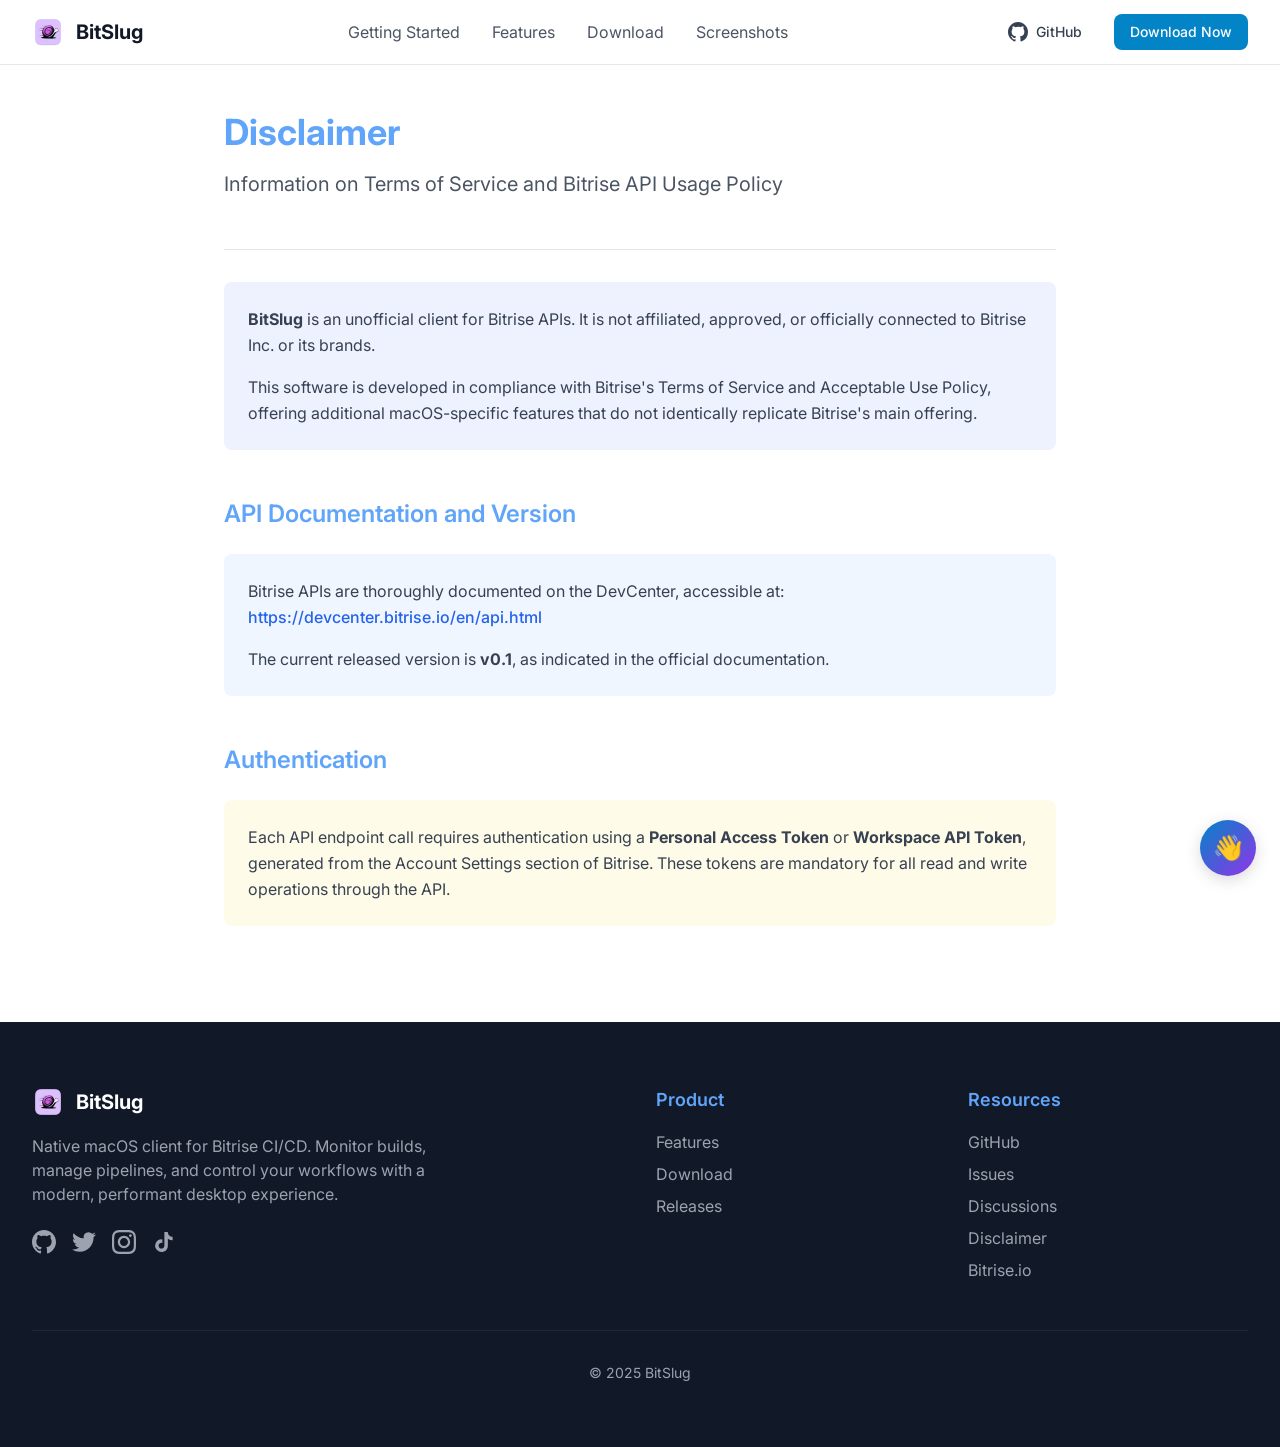
<file: disclaimer/index.html>
<!DOCTYPE html><html lang="en" class="scroll-smooth" data-astro-cid-sckkx6r4> <head><!-- Meta --><meta charset="UTF-8"><meta name="description" content="Disclaimer and terms of use for BitSlug. Complete information on Bitrise Terms of Service, Acceptable Use Policy and guidelines for creating custom clients."><meta name="viewport" content="width=device-width, initial-scale=1.0"><link rel="icon" type="image/png" href="/favicon.png"><meta name="generator" content="Astro v5.12.4"><!-- Canonical URL --><link rel="canonical" href="https://bitslug-org.github.io/disclaimer/"><!-- Primary Meta Tags --><title>Disclaimer - BitSlug | Bitrise API Usage Policy</title><meta name="title" content="Disclaimer - BitSlug | Bitrise API Usage Policy"><meta name="description" content="Disclaimer and terms of use for BitSlug. Complete information on Bitrise Terms of Service, Acceptable Use Policy and guidelines for creating custom clients."><!-- Open Graph / Facebook --><meta property="og:type" content="website"><meta property="og:url" content="https://bitslug-org.github.io/disclaimer/"><meta property="og:title" content="Disclaimer - BitSlug | Bitrise API Usage Policy"><meta property="og:description" content="Disclaimer and terms of use for BitSlug. Complete information on Bitrise Terms of Service, Acceptable Use Policy and guidelines for creating custom clients."><meta property="og:image" content="https://bitslug-org.github.io/logo-header.png"><!-- Twitter --><meta property="twitter:card" content="summary_large_image"><meta property="twitter:url" content="https://bitslug-org.github.io/disclaimer/"><meta property="twitter:title" content="Disclaimer - BitSlug | Bitrise API Usage Policy"><meta property="twitter:description" content="Disclaimer and terms of use for BitSlug. Complete information on Bitrise Terms of Service, Acceptable Use Policy and guidelines for creating custom clients."><meta property="twitter:image" content="https://bitslug-org.github.io/logo-header.png"><!-- JSON-LD: WebSite --><script type="application/ld+json">
      {JSON.stringify({
        '@context': 'https://schema.org',
        '@type': 'WebSite',
        name: 'BitSlug',
        url: new URL('/', Astro.site).toString(),
        inLanguage: 'en',
        potentialAction: {
          '@type': 'SearchAction',
          target: `${new URL('/', Astro.site).toString()}?q={search_term_string}`,
          'query-input': 'required name=search_term_string'
        }
      })}
    </script><!-- Google Fonts --><link rel="preconnect" href="https://fonts.googleapis.com"><link rel="preconnect" href="https://fonts.gstatic.com" crossorigin><link href="https://fonts.googleapis.com/css2?family=Inter:wght@300;400;500;600;700&family=JetBrains+Mono:wght@400;500&display=swap" rel="stylesheet"><!-- Tally Popup - Load conditionally --><script type="module">function c(){!!(document.documentElement.getAttribute("data-darkreader-mode")||document.documentElement.getAttribute("data-darkreader-scheme")||document.querySelector('meta[name="darkreader-lock"]')||getComputedStyle(document.documentElement).getPropertyValue("--darkreader-inline-bgcolor"))&&(document.documentElement.classList.add("darkreader-detected"),document.querySelectorAll(".gradient-text").forEach(d=>{d instanceof HTMLElement&&d.style.setProperty("color","var(--fallback-color)","important")}))}c();setTimeout(c,100);setTimeout(c,500);setTimeout(c,1e3);const f=new MutationObserver(()=>c());f.observe(document.documentElement,{attributes:!0,attributeFilter:["data-darkreader-mode","data-darkreader-scheme","style"]});const m=()=>{const s=(n,t)=>{const e=window.location.hostname||"";if(e==="localhost"||e==="127.0.0.1"||e==="0.0.0.0"||e==="::1"||e.includes("localhost")||e.endsWith(".local")){console.log("📊 [Analytics Event]",{event:n,data:t,timestamp:new Date().toISOString(),url:window.location.href});return}const r=()=>{try{const a=window;a.umami&&typeof a.umami.track=="function"?a.umami.track(n,t):console.warn("⚠️ [Analytics] Umami not available, event skipped:",n)}catch{}};document.readyState==="complete"?r():window.addEventListener("load",r,{once:!0})},o=(n,t)=>{const e=document.querySelector(n);e&&e.addEventListener("click",()=>s(t))};o("#header-cta-download","cta/header_download"),o("#hero-cta-download","cta/hero_download"),o("#hero-cta-github","cta/hero_github"),o("#download-card-direct","cta/download_direct"),o("#nav-features","nav/features"),o("#nav-download","nav/download");const d=(n,t)=>{const e=document.querySelector(n);if(!e)return;let l=!1;const r=new IntersectionObserver(a=>{a.forEach(u=>{const w=window.innerWidth<=768;let i;t.includes("download")?i=.1:t.includes("features")?i=w?.15:.5:i=.5,!l&&u.isIntersecting&&u.intersectionRatio>=i&&(l=!0,s(t),r.disconnect())})},{threshold:[0,.1,.25,.5,.75,1]});r.observe(e)};d("#features","section/features_visible_50"),d("#download","section/download_visible_50")};document.readyState==="loading"?document.addEventListener("DOMContentLoaded",m,{once:!0}):m();</script><script type="module">function i(){return/Android|webOS|iPhone|iPad|iPod|BlackBerry|IEMobile|Opera Mini/i.test(navigator.userAgent)||window.innerWidth<=768}const o={formId:"nrZ7Wl",popup:{emoji:{text:"👋",animation:"wave"},autoClose:1e3,formEventsForwarding:!0}};i()?o.popup.open=!1:o.popup.open={trigger:"time",ms:1e4};window.TallyConfig=o;i()&&document.addEventListener("DOMContentLoaded",function(){const e=document.getElementById("tally-trigger");e&&e.remove()});document.addEventListener("DOMContentLoaded",function(){const e=document.createElement("button");e.innerHTML="👋",e.title="Join Waitlist",e.style.cssText=`
          position: fixed;
          bottom: 24px;
          right: 24px;
          width: 56px;
          height: 56px;
          border-radius: 50%;
          border: none;
          background: linear-gradient(135deg, #0284c7, #9333ea);
          color: white;
          font-size: 24px;
          cursor: pointer;
          z-index: 9999;
          box-shadow: 0 4px 16px rgba(0, 0, 0, 0.15);
          transition: all 0.3s ease;
          display: flex;
          align-items: center;
          justify-content: center;
        `,e.addEventListener("mouseenter",function(){this.style.transform="scale(1.1)",this.style.boxShadow="0 8px 24px rgba(0, 0, 0, 0.25)"}),e.addEventListener("mouseleave",function(){this.style.transform="scale(1)",this.style.boxShadow="0 4px 16px rgba(0, 0, 0, 0.15)"}),e.onclick=function(){const t=window;if(i()&&!t.Tally){const n=document.createElement("script");n.async=!0,n.src="https://tally.so/widgets/embed.js",n.onload=function(){setTimeout(()=>{t.Tally&&typeof t.Tally.openPopup=="function"&&t.Tally.openPopup("nrZ7Wl")},500)},document.head.appendChild(n)}else t.Tally&&typeof t.Tally.openPopup=="function"?t.Tally.openPopup("nrZ7Wl"):t.Tally&&t.Tally.loadEmbed()},document.body.appendChild(e)});</script><!-- Color schemes to help user agents and extensions detect built-in dark mode --><meta name="color-scheme" content="light dark"><meta name="supported-color-schemes" content="light dark"><!-- Dark Reader detection - helps the extension recognize native dark mode --><meta name="darkreader-lock"><!-- Suggest Dark Reader to use lighter processing for better compatibility --><meta name="darkreader-mode" content="filter"><meta name="theme-color" media="(prefers-color-scheme: light)" content="#ffffff"><meta name="theme-color" media="(prefers-color-scheme: dark)" content="#0b1220"><!-- Prevent Dark Reader from overriding gradients --><!-- Umami Analytics --><script defer src="https://cloud.umami.is/script.js" data-website-id="f8a7f38a-8d5f-4334-8fc7-0a100576679d"></script><link rel="stylesheet" href="/_astro/disclaimer.BrNWmTCB.css">
<style>.prose[data-astro-cid-5t5ny3h6] code[data-astro-cid-5t5ny3h6]{border-radius:.25rem;--tw-bg-opacity: 1;background-color:rgb(229 231 235 / var(--tw-bg-opacity, 1));padding:.125rem .25rem;font-size:.875rem;line-height:1.25rem}@media (prefers-color-scheme: dark){.prose[data-astro-cid-5t5ny3h6] code[data-astro-cid-5t5ny3h6]{--tw-bg-opacity: 1;background-color:rgb(55 65 81 / var(--tw-bg-opacity, 1))}}
</style></head> <body class="bg-white dark:bg-gray-900 text-gray-900 dark:text-white" data-astro-cid-sckkx6r4> <!-- Hidden Tally trigger element (only for desktop) --> <div id="tally-trigger" data-tally-open="nrZ7Wl" data-tally-emoji-text="👋" data-tally-emoji-animation="wave" data-tally-auto-close="1000" style="display: none;" data-astro-cid-sckkx6r4></div>  <header class="fixed top-0 w-full z-50 bg-white/80 dark:bg-gray-900/80 backdrop-blur-md border-b border-gray-200 dark:border-gray-700"> <nav class="max-w-7xl mx-auto px-4 sm:px-6 lg:px-8"> <div class="flex justify-between items-center h-16"> <!-- Logo --> <a href="/" class="flex items-center space-x-3 hover:opacity-80 transition-opacity"> <img src="/logo-header.png" alt="BitSlug Logo" class="h-8 w-auto"> <span class="font-bold text-xl text-gray-900 dark:text-white">BitSlug</span> </a> <!-- Navigation --> <div class="hidden md:flex items-center space-x-8"> <a href="/getting-started" class="text-gray-600 dark:text-gray-300 hover:text-primary-600 dark:hover:text-primary-400 transition-colors">Getting Started</a> <a id="nav-features" href="/#features" class="text-gray-600 dark:text-gray-300 hover:text-primary-600 dark:hover:text-primary-400 transition-colors">Features</a> <a id="nav-download" href="/#download" class="text-gray-600 dark:text-gray-300 hover:text-primary-600 dark:hover:text-primary-400 transition-colors">Download</a> <a id="nav-screenshots" href="/#screenshots-slider" class="text-gray-600 dark:text-gray-300 hover:text-primary-600 dark:hover:text-primary-400 transition-colors">Screenshots</a> </div> <!-- CTA Button --> <div class="flex items-center space-x-4"> <a href="https://github.com/bitslug-org/BitSlugApp" target="_blank" rel="noopener noreferrer" class="hidden sm:inline-flex items-center px-4 py-2 text-sm font-medium text-gray-700 dark:text-gray-300 hover:text-gray-900 dark:hover:text-white transition-colors"> <svg class="w-5 h-5 mr-2" fill="currentColor" viewBox="0 0 20 20"> <path fill-rule="evenodd" d="M10 0C4.477 0 0 4.484 0 10.017c0 4.425 2.865 8.18 6.839 9.504.5.092.682-.217.682-.483 0-.237-.008-.868-.013-1.703-2.782.605-3.369-1.343-3.369-1.343-.454-1.158-1.11-1.466-1.11-1.466-.908-.62.069-.608.069-.608 1.003.07 1.531 1.032 1.531 1.032.892 1.53 2.341 1.088 2.91.832.092-.647.35-1.088.636-1.338-2.22-.253-4.555-1.113-4.555-4.951 0-1.093.39-1.988 1.029-2.688-.103-.253-.446-1.272.098-2.65 0 0 .84-.27 2.75 1.026A9.564 9.564 0 0110 4.844c.85.004 1.705.115 2.504.337 1.909-1.296 2.747-1.027 2.747-1.027.546 1.379.203 2.398.1 2.651.64.7 1.028 1.595 1.028 2.688 0 3.848-2.339 4.695-4.566 4.942.359.31.678.921.678 1.856 0 1.338-.012 2.419-.012 2.747 0 .268.18.58.688.482A10.019 10.019 0 0020 10.017C20 4.484 15.522 0 10 0z" clip-rule="evenodd"></path> </svg>
GitHub
</a> <a id="header-cta-download" href="https://github.com/bitslug-org/BitSlugApp/releases/latest" target="_blank" rel="noopener noreferrer" class="inline-flex items-center px-4 py-2 text-sm font-medium text-white bg-primary-600 hover:bg-primary-700 rounded-lg transition-colors">
Download Now
</a> </div> </div> </nav> </header>  <div class="pt-16" data-astro-cid-5t5ny3h6> <main class="max-w-4xl mx-auto px-4 sm:px-6 lg:px-8 py-12" data-astro-cid-5t5ny3h6> <!-- Header Section --> <div class="mb-12" data-astro-cid-5t5ny3h6> <h1 class="text-4xl font-bold text-gray-900 dark:text-white mb-4" data-astro-cid-5t5ny3h6>
Disclaimer
</h1> <p class="text-xl text-gray-600 dark:text-gray-300 leading-relaxed" data-astro-cid-5t5ny3h6>
Information on Terms of Service and Bitrise API Usage Policy
</p> </div> <div class="mb-12" data-astro-cid-5t5ny3h6> <!-- BitSlug Disclaimer --> <section class="border-t border-gray-200 dark:border-gray-700 pt-8" data-astro-cid-5t5ny3h6> <div class="bg-indigo-50 dark:bg-indigo-900/20 rounded-lg p-6" data-astro-cid-5t5ny3h6> <p class="text-gray-700 dark:text-gray-300 leading-relaxed mb-4" data-astro-cid-5t5ny3h6> <strong data-astro-cid-5t5ny3h6>BitSlug</strong> is an unofficial client for Bitrise APIs. It is not affiliated, approved, or officially connected to Bitrise Inc. or its brands.
</p> <p class="text-gray-700 dark:text-gray-300 leading-relaxed" data-astro-cid-5t5ny3h6>
This software is developed in compliance with Bitrise's Terms of Service and Acceptable Use Policy, offering additional macOS-specific features that do not identically replicate Bitrise's main offering.
</p> </div> </section> </div> <!-- API Documentation Section --> <section class="mb-12" data-astro-cid-5t5ny3h6> <h2 class="text-2xl font-semibold text-gray-900 dark:text-white mb-6" data-astro-cid-5t5ny3h6>
API Documentation and Version
</h2> <div class="bg-blue-50 dark:bg-blue-900/20 rounded-lg p-6" data-astro-cid-5t5ny3h6> <p class="text-gray-700 dark:text-gray-300 leading-relaxed mb-4" data-astro-cid-5t5ny3h6>
Bitrise APIs are thoroughly documented on the DevCenter, accessible at:
<a href="https://devcenter.bitrise.io/en/api.html" target="_blank" rel="noopener noreferrer" class="text-blue-600 dark:text-blue-400 hover:underline font-medium" data-astro-cid-5t5ny3h6>
https://devcenter.bitrise.io/en/api.html
</a> </p> <p class="text-gray-700 dark:text-gray-300 leading-relaxed" data-astro-cid-5t5ny3h6>
The current released version is <strong data-astro-cid-5t5ny3h6>v0.1</strong>, as indicated in the official documentation.
</p> </div> </section> <!-- Authentication Section --> <section class="mb-12" data-astro-cid-5t5ny3h6> <h2 class="text-2xl font-semibold text-gray-900 dark:text-white mb-6" data-astro-cid-5t5ny3h6>
Authentication
</h2> <div class="bg-yellow-50 dark:bg-yellow-900/20 rounded-lg p-6" data-astro-cid-5t5ny3h6> <p class="text-gray-700 dark:text-gray-300 leading-relaxed" data-astro-cid-5t5ny3h6>
Each API endpoint call requires authentication using a <strong data-astro-cid-5t5ny3h6>Personal Access Token</strong> or <strong data-astro-cid-5t5ny3h6>Workspace API Token</strong>, generated from the Account Settings section of Bitrise. These tokens are mandatory for all read and write operations through the API.
</p> </div> </section> </main> </div> <footer class="bg-gray-900 text-white"> <div class="max-w-7xl mx-auto px-4 sm:px-6 lg:px-8 py-16"> <div class="grid grid-cols-1 md:grid-cols-4 gap-8"> <!-- Brand --> <div class="col-span-1 md:col-span-2"> <div class="flex items-center space-x-3 mb-4"> <img src="/logo-header.png" alt="BitSlug Logo" class="h-8 w-auto"> <span class="font-bold text-xl">BitSlug</span> </div> <p class="text-gray-400 mb-6 max-w-md">
Native macOS client for Bitrise CI/CD. Monitor builds, manage pipelines, and control your workflows with a modern, performant desktop experience.
</p> <div class="flex space-x-4"> <a href="https://github.com/bitslug-org/BitSlugApp" target="_blank" rel="noopener noreferrer" class="text-gray-400 hover:text-white transition-colors" aria-label="GitHub Repository"> <svg class="w-6 h-6" fill="currentColor" viewBox="0 0 24 24"> <path d="M12 0c-6.626 0-12 5.373-12 12 0 5.302 3.438 9.8 8.207 11.387.599.111.793-.261.793-.577v-2.234c-3.338.726-4.033-1.416-4.033-1.416-.546-1.387-1.333-1.756-1.333-1.756-1.089-.745.083-.729.083-.729 1.205.084 1.839 1.237 1.839 1.237 1.07 1.834 2.807 1.304 3.492.997.107-.775.418-1.305.762-1.604-2.665-.305-5.467-1.334-5.467-5.931 0-1.311.469-2.381 1.236-3.221-.124-.303-.535-1.524.117-3.176 0 0 1.008-.322 3.301 1.23.957-.266 1.983-.399 3.003-.404 1.02.005 2.047.138 3.006.404 2.291-1.552 3.297-1.23 3.297-1.23.653 1.653.242 2.874.118 3.176.77.84 1.235 1.911 1.235 3.221 0 4.609-2.807 5.624-5.479 5.921.43.372.823 1.102.823 2.222v3.293c0 .319.192.694.801.576 4.765-1.589 8.199-6.086 8.199-11.386 0-6.627-5.373-12-12-12z"></path> </svg> </a> <a href="https://x.com/BitSlugApp" target="_blank" rel="noopener noreferrer" class="text-gray-400 hover:text-white transition-colors" aria-label="Twitter"> <svg class="w-6 h-6" fill="currentColor" viewBox="0 0 24 24"> <path d="M23.953 4.57a10 10 0 01-2.825.775 4.958 4.958 0 002.163-2.723c-.951.555-2.005.959-3.127 1.184a4.92 4.92 0 00-8.384 4.482C7.69 8.095 4.067 6.13 1.64 3.162a4.822 4.822 0 00-.666 2.475c0 1.71.87 3.213 2.188 4.096a4.904 4.904 0 01-2.228-.616v.06a4.923 4.923 0 003.946 4.827 4.996 4.996 0 01-2.212.085 4.936 4.936 0 004.604 3.417 9.867 9.867 0 01-6.102 2.105c-.39 0-.779-.023-1.17-.067a13.995 13.995 0 007.557 2.209c9.053 0 13.998-7.496 13.998-13.985 0-.21 0-.42-.015-.63A9.935 9.935 0 0024 4.59z"></path> </svg> </a> <a href="https://instagram.com/bitslug.app" target="_blank" rel="noopener noreferrer" class="text-gray-400 hover:text-white transition-colors" aria-label="Instagram"> <svg class="w-6 h-6" fill="currentColor" viewBox="0 0 24 24"> <path d="M12 2.163c3.204 0 3.584.012 4.85.07 3.252.148 4.771 1.691 4.919 4.919.058 1.265.069 1.645.069 4.849 0 3.205-.012 3.584-.069 4.849-.149 3.225-1.664 4.771-4.919 4.919-1.266.058-1.644.07-4.85.07-3.204 0-3.584-.012-4.849-.07-3.26-.149-4.771-1.699-4.919-4.92-.058-1.265-.07-1.644-.07-4.849 0-3.204.013-3.583.07-4.849.149-3.227 1.664-4.771 4.919-4.919 1.266-.057 1.645-.069 4.849-.069zm0-2.163c-3.259 0-3.667.014-4.947.072-4.358.2-6.78 2.618-6.98 6.98-.059 1.281-.073 1.689-.073 4.948 0 3.259.014 3.668.072 4.948.2 4.358 2.618 6.78 6.98 6.98 1.281.058 1.689.072 4.948.072 3.259 0 3.668-.014 4.948-.072 4.354-.2 6.782-2.618 6.979-6.98.059-1.28.073-1.689.073-4.948 0-3.259-.014-3.667-.072-4.947-.196-4.354-2.617-6.78-6.979-6.98-1.281-.059-1.69-.073-4.949-.073zm0 5.838c-3.403 0-6.162 2.759-6.162 6.162s2.759 6.163 6.162 6.163 6.162-2.759 6.162-6.163c0-3.403-2.759-6.162-6.162-6.162zm0 10.162c-2.209 0-4-1.79-4-4 0-2.209 1.791-4 4-4s4 1.791 4 4c0 2.21-1.791 4-4 4zm6.406-11.845c-.796 0-1.441.645-1.441 1.44s.645 1.44 1.441 1.44c.795 0 1.439-.645 1.439-1.44s-.644-1.44-1.439-1.44z"></path> </svg> </a> <a href="https://tiktok.com/@bitslug" target="_blank" rel="noopener noreferrer" class="text-gray-400 hover:text-white transition-colors" aria-label="TikTok"> <svg class="w-6 h-6" fill="currentColor" viewBox="0 0 24 24"> <path d="M19.59 6.69a4.83 4.83 0 01-3.77-4.25V2h-3.45v13.67a2.89 2.89 0 01-5.2 1.74 2.89 2.89 0 012.31-4.64 2.93 2.93 0 01.88.13V9.4a6.84 6.84 0 00-.88-.05A6.33 6.33 0 005 20.1a6.34 6.34 0 0010.86-4.43v-7a8.16 8.16 0 004.77 1.52v-3.4a4.85 4.85 0 01-1-.1z"></path> </svg> </a> </div> </div> <!-- Links --> <div> <h3 class="font-semibold text-lg mb-4">Product</h3> <ul class="space-y-2"> <li><a href="#features" class="text-gray-400 hover:text-white transition-colors">Features</a></li> <li><a href="#download" class="text-gray-400 hover:text-white transition-colors">Download</a></li> <li><a href="https://github.com/bitslug-org/BitSlugApp/releases" target="_blank" rel="noopener noreferrer" class="text-gray-400 hover:text-white transition-colors">Releases</a></li> </ul> </div> <!-- Resources --> <div> <h3 class="font-semibold text-lg mb-4">Resources</h3> <ul class="space-y-2"> <li><a href="https://github.com/bitslug-org/BitSlugApp" target="_blank" rel="noopener noreferrer" class="text-gray-400 hover:text-white transition-colors">GitHub</a></li> <li><a href="https://github.com/bitslug-org/BitSlugApp/issues" target="_blank" rel="noopener noreferrer" class="text-gray-400 hover:text-white transition-colors">Issues</a></li> <li><a href="https://github.com/bitslug-org/BitSlugApp/issues" target="_blank" rel="noopener noreferrer" class="text-gray-400 hover:text-white transition-colors">Discussions</a></li> <li><a href="/disclaimer" class="text-gray-400 hover:text-white transition-colors">Disclaimer</a></li> <li><a href="https://bitrise.io" target="_blank" rel="noopener noreferrer" class="text-gray-400 hover:text-white transition-colors">Bitrise.io</a></li> </ul> </div> </div> <!-- Bottom section --> <div class="border-t border-gray-800 mt-12 pt-8 text-center"> <div class="text-gray-400 text-sm"> <p>&copy; 2025 BitSlug</p> </div> </div> </div> </footer>  <script type="module">function i(){return/Android|webOS|iPhone|iPad|iPod|BlackBerry|IEMobile|Opera Mini/i.test(navigator.userAgent)||window.innerWidth<=768}if(!i()){var e=document.createElement("script");e.async=!0,e.src="https://tally.so/widgets/embed.js",document.head.appendChild(e)}</script> </body> </html>
</file>
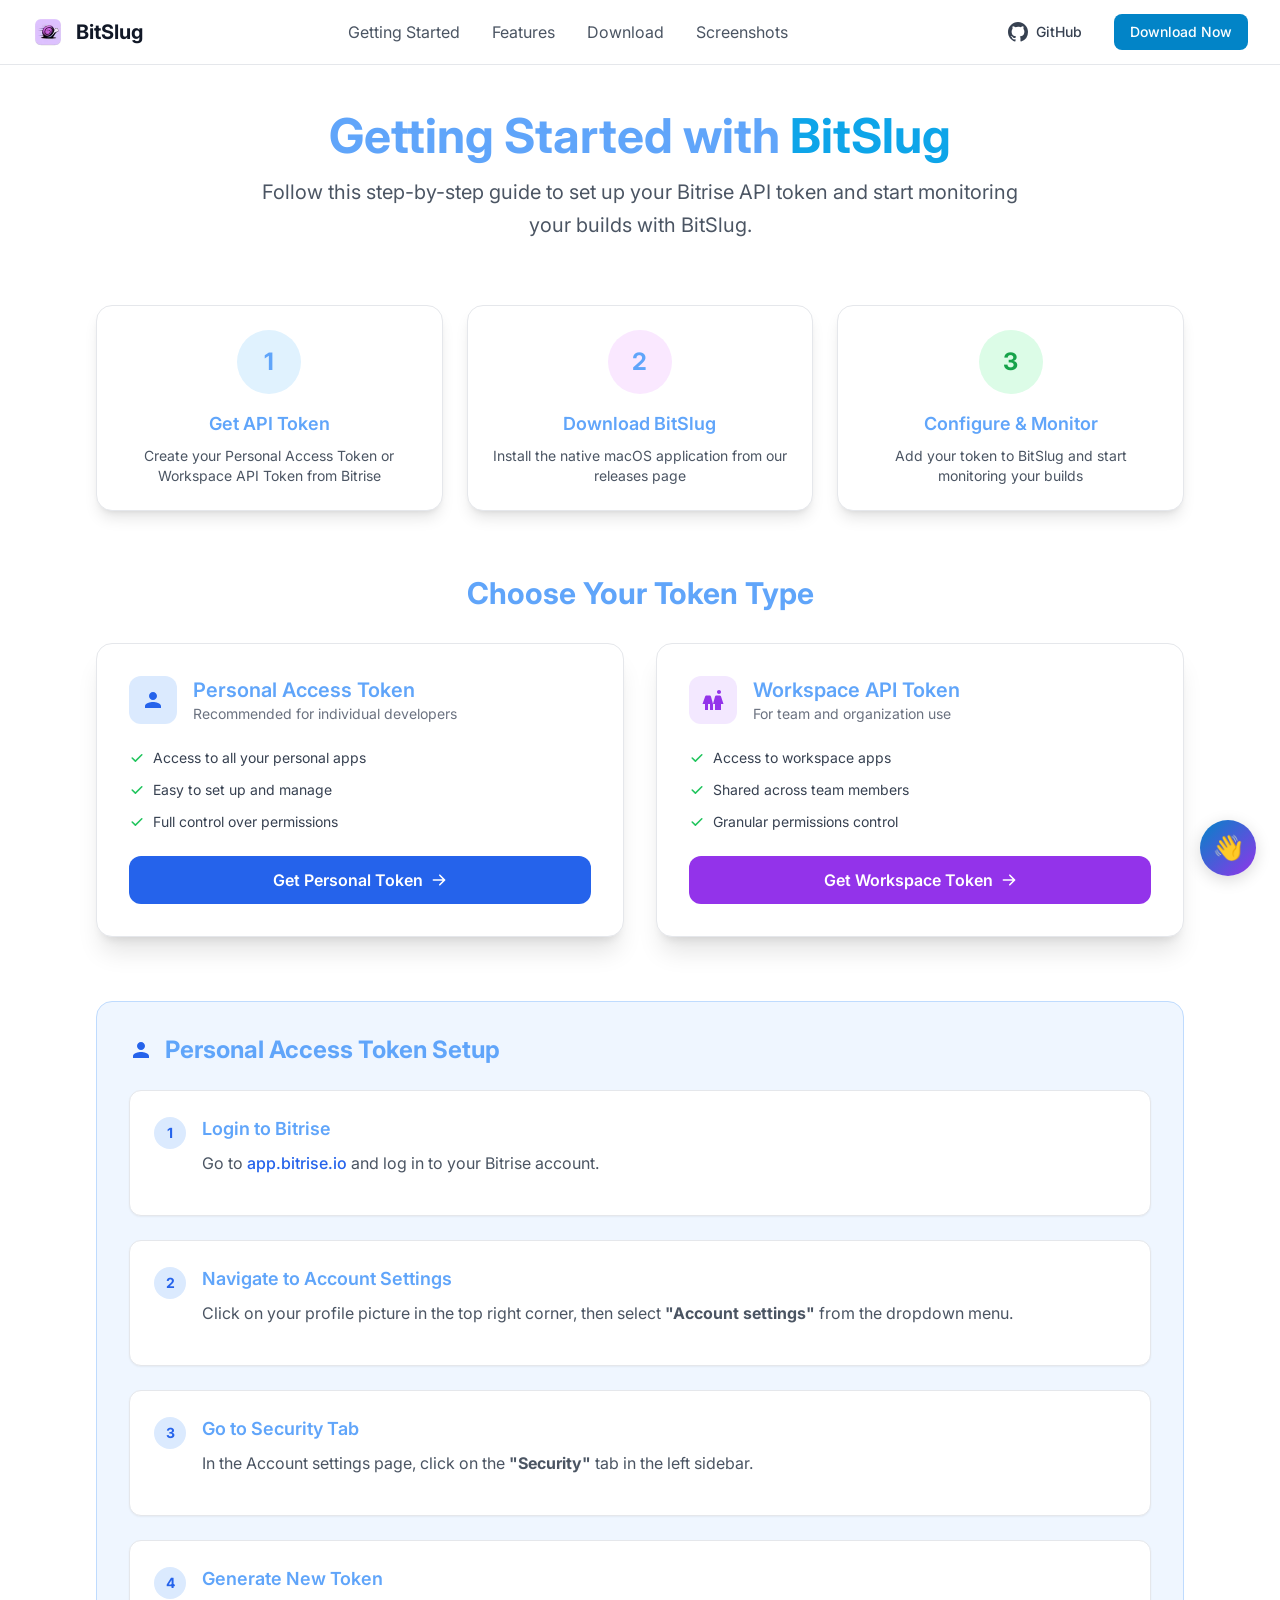
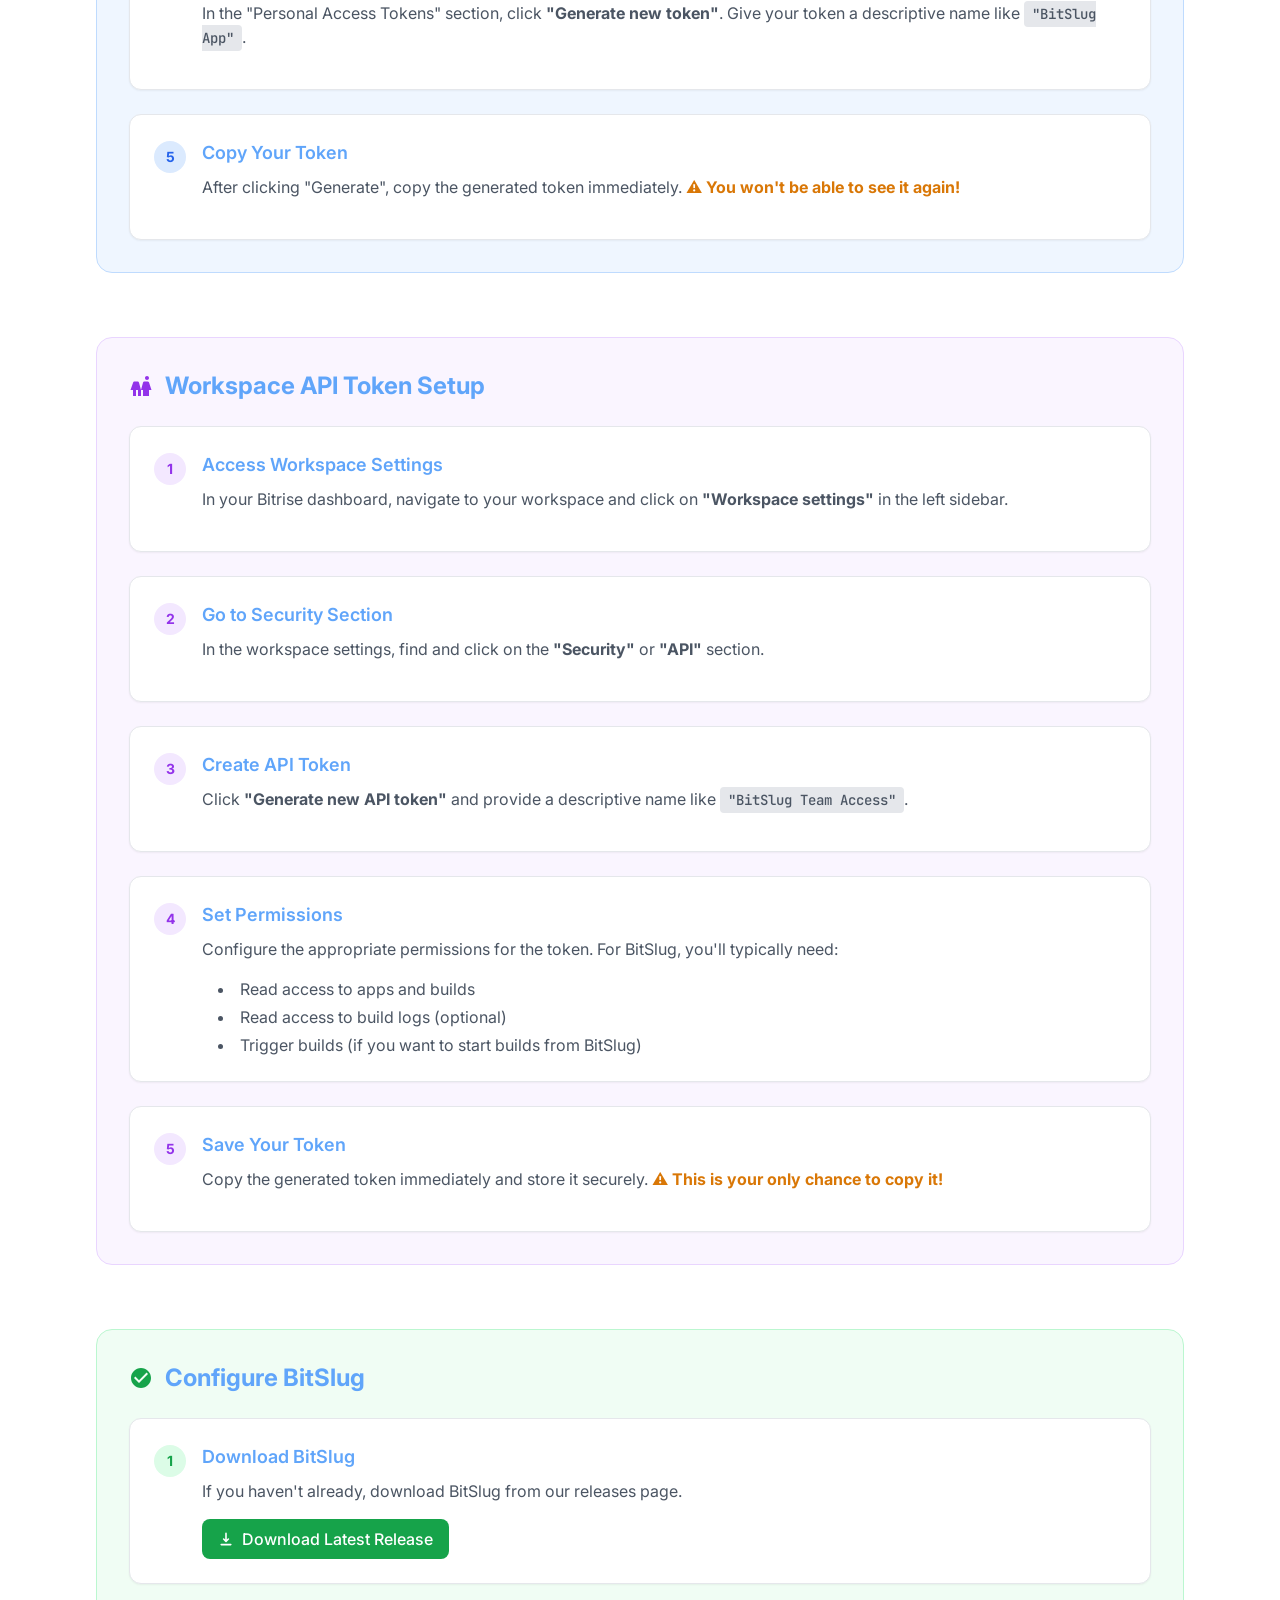
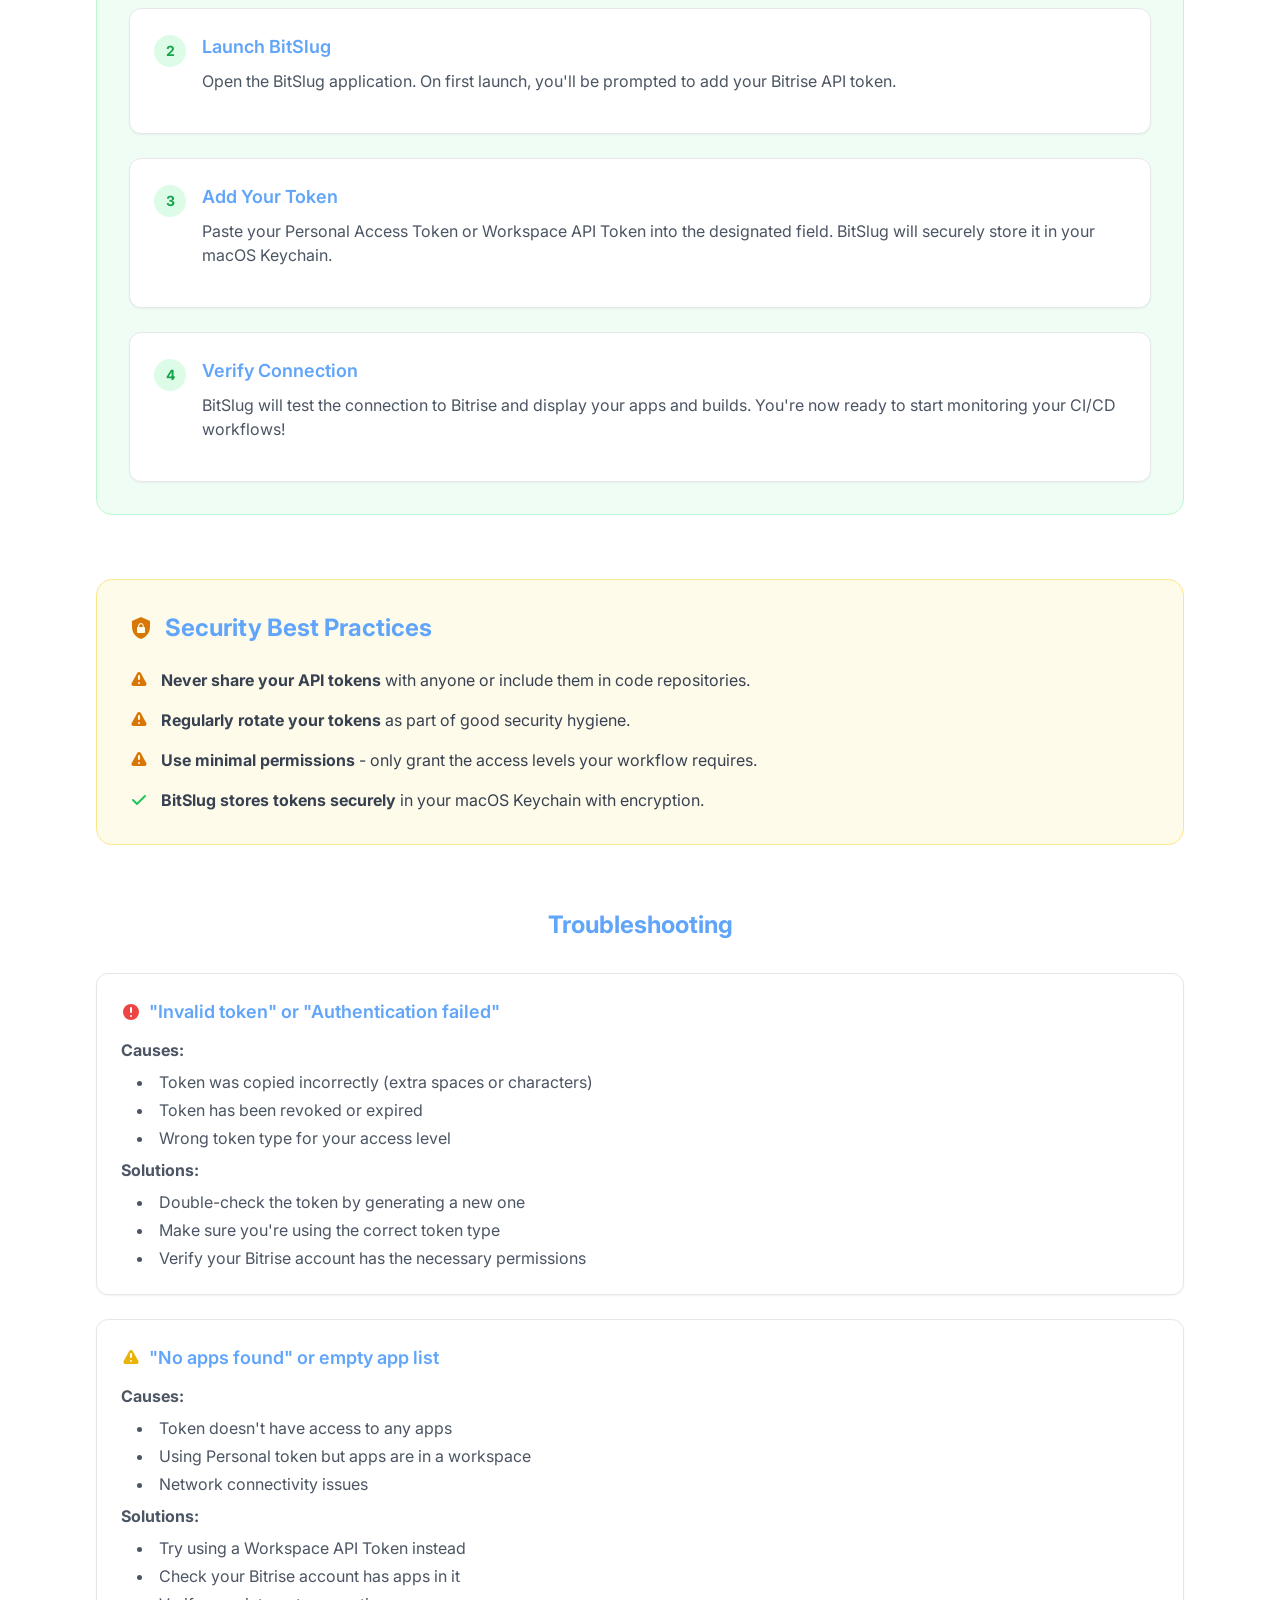
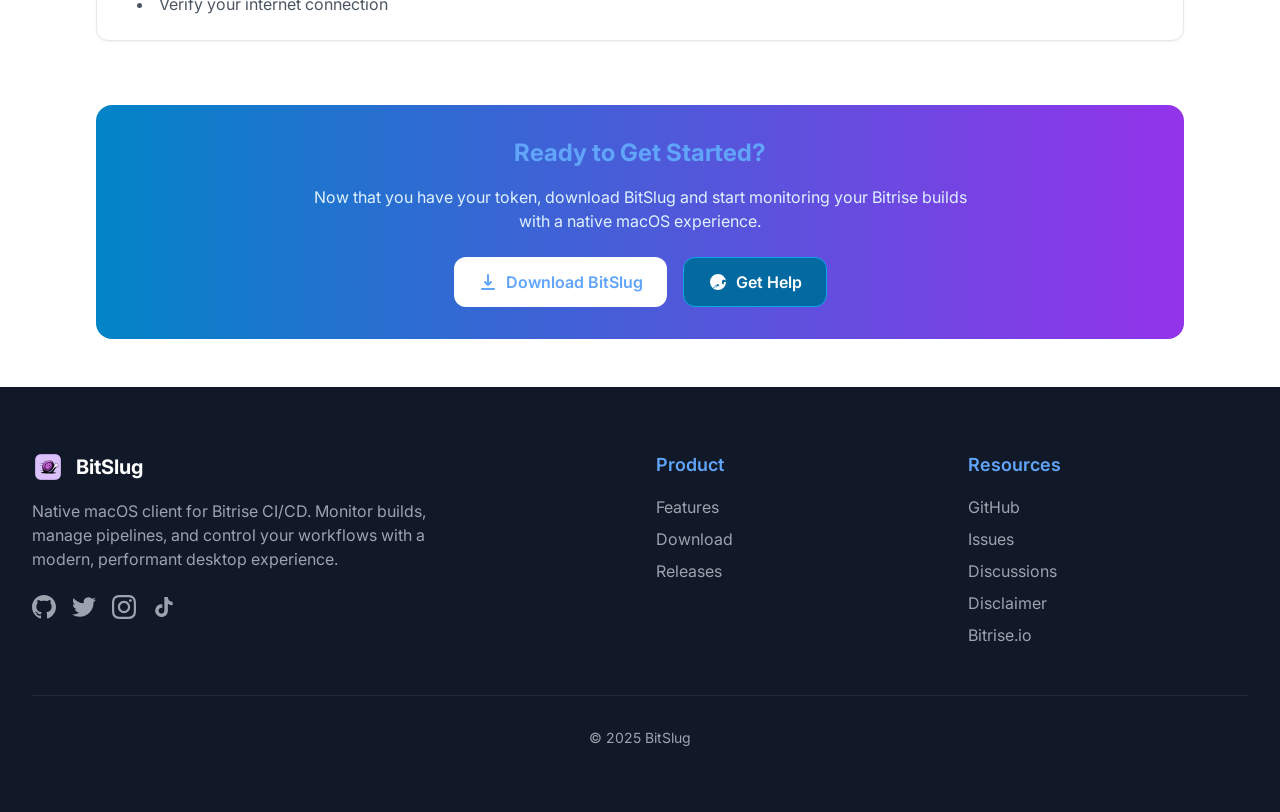
<file: getting-started/index.html>
<!DOCTYPE html><html lang="en" class="scroll-smooth" data-astro-cid-sckkx6r4> <head><!-- Meta --><meta charset="UTF-8"><meta name="description" content="Complete step-by-step guide to get started with BitSlug. Learn how to obtain your Personal Access Token or Workspace API Token from Bitrise and configure BitSlug for the first time."><meta name="viewport" content="width=device-width, initial-scale=1.0"><link rel="icon" type="image/png" href="/favicon.png"><meta name="generator" content="Astro v5.12.4"><!-- Canonical URL --><link rel="canonical" href="https://bitslug-org.github.io/getting-started/"><!-- Primary Meta Tags --><title>Getting Started - BitSlug | Setup Guide for Bitrise Token</title><meta name="title" content="Getting Started - BitSlug | Setup Guide for Bitrise Token"><meta name="description" content="Complete step-by-step guide to get started with BitSlug. Learn how to obtain your Personal Access Token or Workspace API Token from Bitrise and configure BitSlug for the first time."><!-- Open Graph / Facebook --><meta property="og:type" content="website"><meta property="og:url" content="https://bitslug-org.github.io/getting-started/"><meta property="og:title" content="Getting Started - BitSlug | Setup Guide for Bitrise Token"><meta property="og:description" content="Complete step-by-step guide to get started with BitSlug. Learn how to obtain your Personal Access Token or Workspace API Token from Bitrise and configure BitSlug for the first time."><meta property="og:image" content="https://bitslug-org.github.io/logo-header.png"><!-- Twitter --><meta property="twitter:card" content="summary_large_image"><meta property="twitter:url" content="https://bitslug-org.github.io/getting-started/"><meta property="twitter:title" content="Getting Started - BitSlug | Setup Guide for Bitrise Token"><meta property="twitter:description" content="Complete step-by-step guide to get started with BitSlug. Learn how to obtain your Personal Access Token or Workspace API Token from Bitrise and configure BitSlug for the first time."><meta property="twitter:image" content="https://bitslug-org.github.io/logo-header.png"><!-- JSON-LD: WebSite --><script type="application/ld+json">
      {JSON.stringify({
        '@context': 'https://schema.org',
        '@type': 'WebSite',
        name: 'BitSlug',
        url: new URL('/', Astro.site).toString(),
        inLanguage: 'en',
        potentialAction: {
          '@type': 'SearchAction',
          target: `${new URL('/', Astro.site).toString()}?q={search_term_string}`,
          'query-input': 'required name=search_term_string'
        }
      })}
    </script><!-- Google Fonts --><link rel="preconnect" href="https://fonts.googleapis.com"><link rel="preconnect" href="https://fonts.gstatic.com" crossorigin><link href="https://fonts.googleapis.com/css2?family=Inter:wght@300;400;500;600;700&family=JetBrains+Mono:wght@400;500&display=swap" rel="stylesheet"><!-- Tally Popup - Load conditionally --><script type="module">function c(){!!(document.documentElement.getAttribute("data-darkreader-mode")||document.documentElement.getAttribute("data-darkreader-scheme")||document.querySelector('meta[name="darkreader-lock"]')||getComputedStyle(document.documentElement).getPropertyValue("--darkreader-inline-bgcolor"))&&(document.documentElement.classList.add("darkreader-detected"),document.querySelectorAll(".gradient-text").forEach(d=>{d instanceof HTMLElement&&d.style.setProperty("color","var(--fallback-color)","important")}))}c();setTimeout(c,100);setTimeout(c,500);setTimeout(c,1e3);const f=new MutationObserver(()=>c());f.observe(document.documentElement,{attributes:!0,attributeFilter:["data-darkreader-mode","data-darkreader-scheme","style"]});const m=()=>{const s=(n,t)=>{const e=window.location.hostname||"";if(e==="localhost"||e==="127.0.0.1"||e==="0.0.0.0"||e==="::1"||e.includes("localhost")||e.endsWith(".local")){console.log("📊 [Analytics Event]",{event:n,data:t,timestamp:new Date().toISOString(),url:window.location.href});return}const r=()=>{try{const a=window;a.umami&&typeof a.umami.track=="function"?a.umami.track(n,t):console.warn("⚠️ [Analytics] Umami not available, event skipped:",n)}catch{}};document.readyState==="complete"?r():window.addEventListener("load",r,{once:!0})},o=(n,t)=>{const e=document.querySelector(n);e&&e.addEventListener("click",()=>s(t))};o("#header-cta-download","cta/header_download"),o("#hero-cta-download","cta/hero_download"),o("#hero-cta-github","cta/hero_github"),o("#download-card-direct","cta/download_direct"),o("#nav-features","nav/features"),o("#nav-download","nav/download");const d=(n,t)=>{const e=document.querySelector(n);if(!e)return;let l=!1;const r=new IntersectionObserver(a=>{a.forEach(u=>{const w=window.innerWidth<=768;let i;t.includes("download")?i=.1:t.includes("features")?i=w?.15:.5:i=.5,!l&&u.isIntersecting&&u.intersectionRatio>=i&&(l=!0,s(t),r.disconnect())})},{threshold:[0,.1,.25,.5,.75,1]});r.observe(e)};d("#features","section/features_visible_50"),d("#download","section/download_visible_50")};document.readyState==="loading"?document.addEventListener("DOMContentLoaded",m,{once:!0}):m();</script><script type="module">function i(){return/Android|webOS|iPhone|iPad|iPod|BlackBerry|IEMobile|Opera Mini/i.test(navigator.userAgent)||window.innerWidth<=768}const o={formId:"nrZ7Wl",popup:{emoji:{text:"👋",animation:"wave"},autoClose:1e3,formEventsForwarding:!0}};i()?o.popup.open=!1:o.popup.open={trigger:"time",ms:1e4};window.TallyConfig=o;i()&&document.addEventListener("DOMContentLoaded",function(){const e=document.getElementById("tally-trigger");e&&e.remove()});document.addEventListener("DOMContentLoaded",function(){const e=document.createElement("button");e.innerHTML="👋",e.title="Join Waitlist",e.style.cssText=`
          position: fixed;
          bottom: 24px;
          right: 24px;
          width: 56px;
          height: 56px;
          border-radius: 50%;
          border: none;
          background: linear-gradient(135deg, #0284c7, #9333ea);
          color: white;
          font-size: 24px;
          cursor: pointer;
          z-index: 9999;
          box-shadow: 0 4px 16px rgba(0, 0, 0, 0.15);
          transition: all 0.3s ease;
          display: flex;
          align-items: center;
          justify-content: center;
        `,e.addEventListener("mouseenter",function(){this.style.transform="scale(1.1)",this.style.boxShadow="0 8px 24px rgba(0, 0, 0, 0.25)"}),e.addEventListener("mouseleave",function(){this.style.transform="scale(1)",this.style.boxShadow="0 4px 16px rgba(0, 0, 0, 0.15)"}),e.onclick=function(){const t=window;if(i()&&!t.Tally){const n=document.createElement("script");n.async=!0,n.src="https://tally.so/widgets/embed.js",n.onload=function(){setTimeout(()=>{t.Tally&&typeof t.Tally.openPopup=="function"&&t.Tally.openPopup("nrZ7Wl")},500)},document.head.appendChild(n)}else t.Tally&&typeof t.Tally.openPopup=="function"?t.Tally.openPopup("nrZ7Wl"):t.Tally&&t.Tally.loadEmbed()},document.body.appendChild(e)});</script><!-- Color schemes to help user agents and extensions detect built-in dark mode --><meta name="color-scheme" content="light dark"><meta name="supported-color-schemes" content="light dark"><!-- Dark Reader detection - helps the extension recognize native dark mode --><meta name="darkreader-lock"><!-- Suggest Dark Reader to use lighter processing for better compatibility --><meta name="darkreader-mode" content="filter"><meta name="theme-color" media="(prefers-color-scheme: light)" content="#ffffff"><meta name="theme-color" media="(prefers-color-scheme: dark)" content="#0b1220"><!-- Prevent Dark Reader from overriding gradients --><!-- Umami Analytics --><script defer src="https://cloud.umami.is/script.js" data-website-id="f8a7f38a-8d5f-4334-8fc7-0a100576679d"></script><link rel="stylesheet" href="/_astro/disclaimer.BrNWmTCB.css">
<style>html{scroll-behavior:smooth}code[data-astro-cid-mwd2jfe2]{font-family:JetBrains Mono,monospace;font-weight:500}.hover-lift[data-astro-cid-mwd2jfe2]:hover{transform:translateY(-2px)}
</style></head> <body class="bg-white dark:bg-gray-900 text-gray-900 dark:text-white" data-astro-cid-sckkx6r4> <!-- Hidden Tally trigger element (only for desktop) --> <div id="tally-trigger" data-tally-open="nrZ7Wl" data-tally-emoji-text="👋" data-tally-emoji-animation="wave" data-tally-auto-close="1000" style="display: none;" data-astro-cid-sckkx6r4></div>  <header class="fixed top-0 w-full z-50 bg-white/80 dark:bg-gray-900/80 backdrop-blur-md border-b border-gray-200 dark:border-gray-700"> <nav class="max-w-7xl mx-auto px-4 sm:px-6 lg:px-8"> <div class="flex justify-between items-center h-16"> <!-- Logo --> <a href="/" class="flex items-center space-x-3 hover:opacity-80 transition-opacity"> <img src="/logo-header.png" alt="BitSlug Logo" class="h-8 w-auto"> <span class="font-bold text-xl text-gray-900 dark:text-white">BitSlug</span> </a> <!-- Navigation --> <div class="hidden md:flex items-center space-x-8"> <a href="/getting-started" class="text-gray-600 dark:text-gray-300 hover:text-primary-600 dark:hover:text-primary-400 transition-colors">Getting Started</a> <a id="nav-features" href="/#features" class="text-gray-600 dark:text-gray-300 hover:text-primary-600 dark:hover:text-primary-400 transition-colors">Features</a> <a id="nav-download" href="/#download" class="text-gray-600 dark:text-gray-300 hover:text-primary-600 dark:hover:text-primary-400 transition-colors">Download</a> <a id="nav-screenshots" href="/#screenshots-slider" class="text-gray-600 dark:text-gray-300 hover:text-primary-600 dark:hover:text-primary-400 transition-colors">Screenshots</a> </div> <!-- CTA Button --> <div class="flex items-center space-x-4"> <a href="https://github.com/bitslug-org/BitSlugApp" target="_blank" rel="noopener noreferrer" class="hidden sm:inline-flex items-center px-4 py-2 text-sm font-medium text-gray-700 dark:text-gray-300 hover:text-gray-900 dark:hover:text-white transition-colors"> <svg class="w-5 h-5 mr-2" fill="currentColor" viewBox="0 0 20 20"> <path fill-rule="evenodd" d="M10 0C4.477 0 0 4.484 0 10.017c0 4.425 2.865 8.18 6.839 9.504.5.092.682-.217.682-.483 0-.237-.008-.868-.013-1.703-2.782.605-3.369-1.343-3.369-1.343-.454-1.158-1.11-1.466-1.11-1.466-.908-.62.069-.608.069-.608 1.003.07 1.531 1.032 1.531 1.032.892 1.53 2.341 1.088 2.91.832.092-.647.35-1.088.636-1.338-2.22-.253-4.555-1.113-4.555-4.951 0-1.093.39-1.988 1.029-2.688-.103-.253-.446-1.272.098-2.65 0 0 .84-.27 2.75 1.026A9.564 9.564 0 0110 4.844c.85.004 1.705.115 2.504.337 1.909-1.296 2.747-1.027 2.747-1.027.546 1.379.203 2.398.1 2.651.64.7 1.028 1.595 1.028 2.688 0 3.848-2.339 4.695-4.566 4.942.359.31.678.921.678 1.856 0 1.338-.012 2.419-.012 2.747 0 .268.18.58.688.482A10.019 10.019 0 0020 10.017C20 4.484 15.522 0 10 0z" clip-rule="evenodd"></path> </svg>
GitHub
</a> <a id="header-cta-download" href="https://github.com/bitslug-org/BitSlugApp/releases/latest" target="_blank" rel="noopener noreferrer" class="inline-flex items-center px-4 py-2 text-sm font-medium text-white bg-primary-600 hover:bg-primary-700 rounded-lg transition-colors">
Download Now
</a> </div> </div> </nav> </header>  <div class="pt-16" data-astro-cid-mwd2jfe2> <main class="max-w-6xl mx-auto px-4 sm:px-6 lg:px-8 py-12" data-astro-cid-mwd2jfe2> <!-- Header Section --> <div class="text-center mb-16" data-astro-cid-mwd2jfe2> <h1 class="text-4xl sm:text-5xl font-bold text-gray-900 dark:text-white mb-4" data-astro-cid-mwd2jfe2>
Getting Started with
<span class="gradient-text" data-astro-cid-mwd2jfe2>
BitSlug
</span> </h1> <p class="text-xl text-gray-600 dark:text-gray-300 leading-relaxed max-w-3xl mx-auto" data-astro-cid-mwd2jfe2>
Follow this step-by-step guide to set up your Bitrise API token and start monitoring your builds with BitSlug.
</p> </div> <!-- Quick Start Steps --> <div class="grid grid-cols-1 md:grid-cols-3 gap-6 mb-16" data-astro-cid-mwd2jfe2> <div class="text-center p-6 bg-white dark:bg-gray-800 rounded-2xl shadow-lg border border-gray-200 dark:border-gray-700" data-astro-cid-mwd2jfe2> <div class="flex items-center justify-center w-16 h-16 rounded-full bg-primary-100 dark:bg-primary-900/30 mx-auto mb-4" data-astro-cid-mwd2jfe2> <span class="text-2xl font-bold text-primary-600 dark:text-primary-400" data-astro-cid-mwd2jfe2>1</span> </div> <h3 class="text-lg font-semibold text-gray-900 dark:text-white mb-2" data-astro-cid-mwd2jfe2>Get API Token</h3> <p class="text-gray-600 dark:text-gray-300 text-sm" data-astro-cid-mwd2jfe2>Create your Personal Access Token or Workspace API Token from Bitrise</p> </div> <div class="text-center p-6 bg-white dark:bg-gray-800 rounded-2xl shadow-lg border border-gray-200 dark:border-gray-700" data-astro-cid-mwd2jfe2> <div class="flex items-center justify-center w-16 h-16 rounded-full bg-accent-100 dark:bg-accent-900/30 mx-auto mb-4" data-astro-cid-mwd2jfe2> <span class="text-2xl font-bold text-accent-600 dark:text-accent-400" data-astro-cid-mwd2jfe2>2</span> </div> <h3 class="text-lg font-semibold text-gray-900 dark:text-white mb-2" data-astro-cid-mwd2jfe2>Download BitSlug</h3> <p class="text-gray-600 dark:text-gray-300 text-sm" data-astro-cid-mwd2jfe2>Install the native macOS application from our releases page</p> </div> <div class="text-center p-6 bg-white dark:bg-gray-800 rounded-2xl shadow-lg border border-gray-200 dark:border-gray-700" data-astro-cid-mwd2jfe2> <div class="flex items-center justify-center w-16 h-16 rounded-full bg-green-100 dark:bg-green-900/30 mx-auto mb-4" data-astro-cid-mwd2jfe2> <span class="text-2xl font-bold text-green-600 dark:text-green-400" data-astro-cid-mwd2jfe2>3</span> </div> <h3 class="text-lg font-semibold text-gray-900 dark:text-white mb-2" data-astro-cid-mwd2jfe2>Configure & Monitor</h3> <p class="text-gray-600 dark:text-gray-300 text-sm" data-astro-cid-mwd2jfe2>Add your token to BitSlug and start monitoring your builds</p> </div> </div> <!-- Token Types Section --> <section class="mb-16" data-astro-cid-mwd2jfe2> <h2 class="text-3xl font-bold text-gray-900 dark:text-white mb-8 text-center" data-astro-cid-mwd2jfe2>Choose Your Token Type</h2> <div class="grid grid-cols-1 lg:grid-cols-2 gap-8" data-astro-cid-mwd2jfe2> <!-- Personal Access Token --> <div class="bg-white dark:bg-gray-800 rounded-2xl p-8 shadow-xl border border-gray-200 dark:border-gray-700" data-astro-cid-mwd2jfe2> <div class="flex items-center mb-6" data-astro-cid-mwd2jfe2> <div class="flex items-center justify-center w-12 h-12 rounded-xl bg-blue-100 dark:bg-blue-900/30 mr-4" data-astro-cid-mwd2jfe2> <svg class="w-6 h-6 text-blue-600 dark:text-blue-400" fill="currentColor" viewBox="0 0 24 24" data-astro-cid-mwd2jfe2> <path d="M12 12c2.21 0 4-1.79 4-4s-1.79-4-4-4-4 1.79-4 4 1.79 4 4 4zm0 2c-2.67 0-8 1.34-8 4v2h16v-2c0-2.66-5.33-4-8-4z" data-astro-cid-mwd2jfe2></path> </svg> </div> <div data-astro-cid-mwd2jfe2> <h3 class="text-xl font-semibold text-gray-900 dark:text-white" data-astro-cid-mwd2jfe2>Personal Access Token</h3> <p class="text-sm text-gray-500 dark:text-gray-400" data-astro-cid-mwd2jfe2>Recommended for individual developers</p> </div> </div> <div class="space-y-3 mb-6" data-astro-cid-mwd2jfe2> <div class="flex items-center text-sm" data-astro-cid-mwd2jfe2> <svg class="w-4 h-4 text-green-500 mr-2 flex-shrink-0" fill="currentColor" viewBox="0 0 20 20" data-astro-cid-mwd2jfe2> <path fill-rule="evenodd" d="M16.707 5.293a1 1 0 010 1.414l-8 8a1 1 0 01-1.414 0l-4-4a1 1 0 011.414-1.414L8 12.586l7.293-7.293a1 1 0 011.414 0z" clip-rule="evenodd" data-astro-cid-mwd2jfe2></path> </svg> <span class="text-gray-700 dark:text-gray-300" data-astro-cid-mwd2jfe2>Access to all your personal apps</span> </div> <div class="flex items-center text-sm" data-astro-cid-mwd2jfe2> <svg class="w-4 h-4 text-green-500 mr-2 flex-shrink-0" fill="currentColor" viewBox="0 0 20 20" data-astro-cid-mwd2jfe2> <path fill-rule="evenodd" d="M16.707 5.293a1 1 0 010 1.414l-8 8a1 1 0 01-1.414 0l-4-4a1 1 0 011.414-1.414L8 12.586l7.293-7.293a1 1 0 011.414 0z" clip-rule="evenodd" data-astro-cid-mwd2jfe2></path> </svg> <span class="text-gray-700 dark:text-gray-300" data-astro-cid-mwd2jfe2>Easy to set up and manage</span> </div> <div class="flex items-center text-sm" data-astro-cid-mwd2jfe2> <svg class="w-4 h-4 text-green-500 mr-2 flex-shrink-0" fill="currentColor" viewBox="0 0 20 20" data-astro-cid-mwd2jfe2> <path fill-rule="evenodd" d="M16.707 5.293a1 1 0 010 1.414l-8 8a1 1 0 01-1.414 0l-4-4a1 1 0 011.414-1.414L8 12.586l7.293-7.293a1 1 0 011.414 0z" clip-rule="evenodd" data-astro-cid-mwd2jfe2></path> </svg> <span class="text-gray-700 dark:text-gray-300" data-astro-cid-mwd2jfe2>Full control over permissions</span> </div> </div> <a href="#personal-token-guide" class="inline-flex items-center justify-center w-full bg-blue-600 hover:bg-blue-700 text-white py-3 px-6 rounded-xl font-semibold transition-colors duration-300" data-astro-cid-mwd2jfe2>
Get Personal Token
<svg class="w-4 h-4 ml-2" fill="currentColor" viewBox="0 0 20 20" data-astro-cid-mwd2jfe2> <path fill-rule="evenodd" d="M10.293 3.293a1 1 0 011.414 0l6 6a1 1 0 010 1.414l-6 6a1 1 0 01-1.414-1.414L14.586 11H3a1 1 0 110-2h11.586l-4.293-4.293a1 1 0 010-1.414z" clip-rule="evenodd" data-astro-cid-mwd2jfe2></path> </svg> </a> </div> <!-- Workspace API Token --> <div class="bg-white dark:bg-gray-800 rounded-2xl p-8 shadow-xl border border-gray-200 dark:border-gray-700" data-astro-cid-mwd2jfe2> <div class="flex items-center mb-6" data-astro-cid-mwd2jfe2> <div class="flex items-center justify-center w-12 h-12 rounded-xl bg-purple-100 dark:bg-purple-900/30 mr-4" data-astro-cid-mwd2jfe2> <svg class="w-6 h-6 text-purple-600 dark:text-purple-400" fill="currentColor" viewBox="0 0 24 24" data-astro-cid-mwd2jfe2> <path d="M16 4c0-1.11.89-2 2-2s2 .89 2 2-.89 2-2 2-2-.89-2-2zm4 18v-6h2.5l-2.54-7.63A1.5 1.5 0 0 0 18.4 7.5h-2.8c-.8 0-1.52.5-1.63 1.29L12 16l-1.97-7.21C9.92 7.99 9.2 7.5 8.4 7.5H5.6c-.66 0-1.26.42-1.46 1.03L1.5 16H4v6h3v-6h2v6h3v-6h2v6h4z" data-astro-cid-mwd2jfe2></path> </svg> </div> <div data-astro-cid-mwd2jfe2> <h3 class="text-xl font-semibold text-gray-900 dark:text-white" data-astro-cid-mwd2jfe2>Workspace API Token</h3> <p class="text-sm text-gray-500 dark:text-gray-400" data-astro-cid-mwd2jfe2>For team and organization use</p> </div> </div> <div class="space-y-3 mb-6" data-astro-cid-mwd2jfe2> <div class="flex items-center text-sm" data-astro-cid-mwd2jfe2> <svg class="w-4 h-4 text-green-500 mr-2 flex-shrink-0" fill="currentColor" viewBox="0 0 20 20" data-astro-cid-mwd2jfe2> <path fill-rule="evenodd" d="M16.707 5.293a1 1 0 010 1.414l-8 8a1 1 0 01-1.414 0l-4-4a1 1 0 011.414-1.414L8 12.586l7.293-7.293a1 1 0 011.414 0z" clip-rule="evenodd" data-astro-cid-mwd2jfe2></path> </svg> <span class="text-gray-700 dark:text-gray-300" data-astro-cid-mwd2jfe2>Access to workspace apps</span> </div> <div class="flex items-center text-sm" data-astro-cid-mwd2jfe2> <svg class="w-4 h-4 text-green-500 mr-2 flex-shrink-0" fill="currentColor" viewBox="0 0 20 20" data-astro-cid-mwd2jfe2> <path fill-rule="evenodd" d="M16.707 5.293a1 1 0 010 1.414l-8 8a1 1 0 01-1.414 0l-4-4a1 1 0 011.414-1.414L8 12.586l7.293-7.293a1 1 0 011.414 0z" clip-rule="evenodd" data-astro-cid-mwd2jfe2></path> </svg> <span class="text-gray-700 dark:text-gray-300" data-astro-cid-mwd2jfe2>Shared across team members</span> </div> <div class="flex items-center text-sm" data-astro-cid-mwd2jfe2> <svg class="w-4 h-4 text-green-500 mr-2 flex-shrink-0" fill="currentColor" viewBox="0 0 20 20" data-astro-cid-mwd2jfe2> <path fill-rule="evenodd" d="M16.707 5.293a1 1 0 010 1.414l-8 8a1 1 0 01-1.414 0l-4-4a1 1 0 011.414-1.414L8 12.586l7.293-7.293a1 1 0 011.414 0z" clip-rule="evenodd" data-astro-cid-mwd2jfe2></path> </svg> <span class="text-gray-700 dark:text-gray-300" data-astro-cid-mwd2jfe2>Granular permissions control</span> </div> </div> <a href="#workspace-token-guide" class="inline-flex items-center justify-center w-full bg-purple-600 hover:bg-purple-700 text-white py-3 px-6 rounded-xl font-semibold transition-colors duration-300" data-astro-cid-mwd2jfe2>
Get Workspace Token
<svg class="w-4 h-4 ml-2" fill="currentColor" viewBox="0 0 20 20" data-astro-cid-mwd2jfe2> <path fill-rule="evenodd" d="M10.293 3.293a1 1 0 011.414 0l6 6a1 1 0 010 1.414l-6 6a1 1 0 01-1.414-1.414L14.586 11H3a1 1 0 110-2h11.586l-4.293-4.293a1 1 0 010-1.414z" clip-rule="evenodd" data-astro-cid-mwd2jfe2></path> </svg> </a> </div> </div> </section> <!-- Personal Access Token Guide --> <section id="personal-token-guide" class="mb-16" data-astro-cid-mwd2jfe2> <div class="bg-blue-50 dark:bg-blue-900/20 rounded-2xl p-8 border border-blue-200 dark:border-blue-800" data-astro-cid-mwd2jfe2> <h2 class="text-2xl font-bold text-gray-900 dark:text-white mb-6 flex items-center" data-astro-cid-mwd2jfe2> <svg class="w-6 h-6 text-blue-600 dark:text-blue-400 mr-3" fill="currentColor" viewBox="0 0 24 24" data-astro-cid-mwd2jfe2> <path d="M12 12c2.21 0 4-1.79 4-4s-1.79-4-4-4-4 1.79-4 4 1.79 4 4 4zm0 2c-2.67 0-8 1.34-8 4v2h16v-2c0-2.66-5.33-4-8-4z" data-astro-cid-mwd2jfe2></path> </svg>
Personal Access Token Setup
</h2> <div class="space-y-6" data-astro-cid-mwd2jfe2> <!-- Step 1 --> <div class="bg-white dark:bg-gray-800 rounded-xl p-6 shadow-sm border border-gray-200 dark:border-gray-700" data-astro-cid-mwd2jfe2> <div class="flex items-start" data-astro-cid-mwd2jfe2> <div class="flex items-center justify-center w-8 h-8 rounded-full bg-blue-100 dark:bg-blue-900/30 mr-4 mt-0.5" data-astro-cid-mwd2jfe2> <span class="text-sm font-bold text-blue-600 dark:text-blue-400" data-astro-cid-mwd2jfe2>1</span> </div> <div class="flex-1" data-astro-cid-mwd2jfe2> <h3 class="text-lg font-semibold text-gray-900 dark:text-white mb-2" data-astro-cid-mwd2jfe2>Login to Bitrise</h3> <p class="text-gray-600 dark:text-gray-300 mb-4" data-astro-cid-mwd2jfe2>
Go to <a href="https://app.bitrise.io" target="_blank" rel="noopener noreferrer" class="text-blue-600 dark:text-blue-400 hover:underline font-medium" data-astro-cid-mwd2jfe2>app.bitrise.io</a> and log in to your Bitrise account.
</p> </div> </div> </div> <!-- Step 2 --> <div class="bg-white dark:bg-gray-800 rounded-xl p-6 shadow-sm border border-gray-200 dark:border-gray-700" data-astro-cid-mwd2jfe2> <div class="flex items-start" data-astro-cid-mwd2jfe2> <div class="flex items-center justify-center w-8 h-8 rounded-full bg-blue-100 dark:bg-blue-900/30 mr-4 mt-0.5" data-astro-cid-mwd2jfe2> <span class="text-sm font-bold text-blue-600 dark:text-blue-400" data-astro-cid-mwd2jfe2>2</span> </div> <div class="flex-1" data-astro-cid-mwd2jfe2> <h3 class="text-lg font-semibold text-gray-900 dark:text-white mb-2" data-astro-cid-mwd2jfe2>Navigate to Account Settings</h3> <p class="text-gray-600 dark:text-gray-300 mb-4" data-astro-cid-mwd2jfe2>
Click on your profile picture in the top right corner, then select <strong data-astro-cid-mwd2jfe2>"Account settings"</strong> from the dropdown menu.
</p> </div> </div> </div> <!-- Step 3 --> <div class="bg-white dark:bg-gray-800 rounded-xl p-6 shadow-sm border border-gray-200 dark:border-gray-700" data-astro-cid-mwd2jfe2> <div class="flex items-start" data-astro-cid-mwd2jfe2> <div class="flex items-center justify-center w-8 h-8 rounded-full bg-blue-100 dark:bg-blue-900/30 mr-4 mt-0.5" data-astro-cid-mwd2jfe2> <span class="text-sm font-bold text-blue-600 dark:text-blue-400" data-astro-cid-mwd2jfe2>3</span> </div> <div class="flex-1" data-astro-cid-mwd2jfe2> <h3 class="text-lg font-semibold text-gray-900 dark:text-white mb-2" data-astro-cid-mwd2jfe2>Go to Security Tab</h3> <p class="text-gray-600 dark:text-gray-300 mb-4" data-astro-cid-mwd2jfe2>
In the Account settings page, click on the <strong data-astro-cid-mwd2jfe2>"Security"</strong> tab in the left sidebar.
</p> </div> </div> </div> <!-- Step 4 --> <div class="bg-white dark:bg-gray-800 rounded-xl p-6 shadow-sm border border-gray-200 dark:border-gray-700" data-astro-cid-mwd2jfe2> <div class="flex items-start" data-astro-cid-mwd2jfe2> <div class="flex items-center justify-center w-8 h-8 rounded-full bg-blue-100 dark:bg-blue-900/30 mr-4 mt-0.5" data-astro-cid-mwd2jfe2> <span class="text-sm font-bold text-blue-600 dark:text-blue-400" data-astro-cid-mwd2jfe2>4</span> </div> <div class="flex-1" data-astro-cid-mwd2jfe2> <h3 class="text-lg font-semibold text-gray-900 dark:text-white mb-2" data-astro-cid-mwd2jfe2>Generate New Token</h3> <p class="text-gray-600 dark:text-gray-300 mb-4" data-astro-cid-mwd2jfe2>
In the "Personal Access Tokens" section, click <strong data-astro-cid-mwd2jfe2>"Generate new token"</strong>. 
                    Give your token a descriptive name like <code class="bg-gray-200 dark:bg-gray-700 px-2 py-1 rounded text-sm" data-astro-cid-mwd2jfe2>"BitSlug App"</code>.
</p> </div> </div> </div> <!-- Step 5 --> <div class="bg-white dark:bg-gray-800 rounded-xl p-6 shadow-sm border border-gray-200 dark:border-gray-700" data-astro-cid-mwd2jfe2> <div class="flex items-start" data-astro-cid-mwd2jfe2> <div class="flex items-center justify-center w-8 h-8 rounded-full bg-blue-100 dark:bg-blue-900/30 mr-4 mt-0.5" data-astro-cid-mwd2jfe2> <span class="text-sm font-bold text-blue-600 dark:text-blue-400" data-astro-cid-mwd2jfe2>5</span> </div> <div class="flex-1" data-astro-cid-mwd2jfe2> <h3 class="text-lg font-semibold text-gray-900 dark:text-white mb-2" data-astro-cid-mwd2jfe2>Copy Your Token</h3> <p class="text-gray-600 dark:text-gray-300 mb-4" data-astro-cid-mwd2jfe2>
After clicking "Generate", copy the generated token immediately.
<strong class="text-amber-600 dark:text-amber-400" data-astro-cid-mwd2jfe2>⚠️ You won't be able to see it again!</strong> </p> </div> </div> </div> </div> </div> </section> <!-- Workspace API Token Guide --> <section id="workspace-token-guide" class="mb-16" data-astro-cid-mwd2jfe2> <div class="bg-purple-50 dark:bg-purple-900/20 rounded-2xl p-8 border border-purple-200 dark:border-purple-800" data-astro-cid-mwd2jfe2> <h2 class="text-2xl font-bold text-gray-900 dark:text-white mb-6 flex items-center" data-astro-cid-mwd2jfe2> <svg class="w-6 h-6 text-purple-600 dark:text-purple-400 mr-3" fill="currentColor" viewBox="0 0 24 24" data-astro-cid-mwd2jfe2> <path d="M16 4c0-1.11.89-2 2-2s2 .89 2 2-.89 2-2 2-2-.89-2-2zm4 18v-6h2.5l-2.54-7.63A1.5 1.5 0 0 0 18.4 7.5h-2.8c-.8 0-1.52.5-1.63 1.29L12 16l-1.97-7.21C9.92 7.99 9.2 7.5 8.4 7.5H5.6c-.66 0-1.26.42-1.46 1.03L1.5 16H4v6h3v-6h2v6h3v-6h2v6h4z" data-astro-cid-mwd2jfe2></path> </svg>
Workspace API Token Setup
</h2> <div class="space-y-6" data-astro-cid-mwd2jfe2> <!-- Step 1 --> <div class="bg-white dark:bg-gray-800 rounded-xl p-6 shadow-sm border border-gray-200 dark:border-gray-700" data-astro-cid-mwd2jfe2> <div class="flex items-start" data-astro-cid-mwd2jfe2> <div class="flex items-center justify-center w-8 h-8 rounded-full bg-purple-100 dark:bg-purple-900/30 mr-4 mt-0.5" data-astro-cid-mwd2jfe2> <span class="text-sm font-bold text-purple-600 dark:text-purple-400" data-astro-cid-mwd2jfe2>1</span> </div> <div class="flex-1" data-astro-cid-mwd2jfe2> <h3 class="text-lg font-semibold text-gray-900 dark:text-white mb-2" data-astro-cid-mwd2jfe2>Access Workspace Settings</h3> <p class="text-gray-600 dark:text-gray-300 mb-4" data-astro-cid-mwd2jfe2>
In your Bitrise dashboard, navigate to your workspace and click on <strong data-astro-cid-mwd2jfe2>"Workspace settings"</strong> in the left sidebar.
</p> </div> </div> </div> <!-- Step 2 --> <div class="bg-white dark:bg-gray-800 rounded-xl p-6 shadow-sm border border-gray-200 dark:border-gray-700" data-astro-cid-mwd2jfe2> <div class="flex items-start" data-astro-cid-mwd2jfe2> <div class="flex items-center justify-center w-8 h-8 rounded-full bg-purple-100 dark:bg-purple-900/30 mr-4 mt-0.5" data-astro-cid-mwd2jfe2> <span class="text-sm font-bold text-purple-600 dark:text-purple-400" data-astro-cid-mwd2jfe2>2</span> </div> <div class="flex-1" data-astro-cid-mwd2jfe2> <h3 class="text-lg font-semibold text-gray-900 dark:text-white mb-2" data-astro-cid-mwd2jfe2>Go to Security Section</h3> <p class="text-gray-600 dark:text-gray-300 mb-4" data-astro-cid-mwd2jfe2>
In the workspace settings, find and click on the <strong data-astro-cid-mwd2jfe2>"Security"</strong> or <strong data-astro-cid-mwd2jfe2>"API"</strong> section.
</p> </div> </div> </div> <!-- Step 3 --> <div class="bg-white dark:bg-gray-800 rounded-xl p-6 shadow-sm border border-gray-200 dark:border-gray-700" data-astro-cid-mwd2jfe2> <div class="flex items-start" data-astro-cid-mwd2jfe2> <div class="flex items-center justify-center w-8 h-8 rounded-full bg-purple-100 dark:bg-purple-900/30 mr-4 mt-0.5" data-astro-cid-mwd2jfe2> <span class="text-sm font-bold text-purple-600 dark:text-purple-400" data-astro-cid-mwd2jfe2>3</span> </div> <div class="flex-1" data-astro-cid-mwd2jfe2> <h3 class="text-lg font-semibold text-gray-900 dark:text-white mb-2" data-astro-cid-mwd2jfe2>Create API Token</h3> <p class="text-gray-600 dark:text-gray-300 mb-4" data-astro-cid-mwd2jfe2>
Click <strong data-astro-cid-mwd2jfe2>"Generate new API token"</strong> and provide a descriptive name like <code class="bg-gray-200 dark:bg-gray-700 px-2 py-1 rounded text-sm" data-astro-cid-mwd2jfe2>"BitSlug Team Access"</code>.
</p> </div> </div> </div> <!-- Step 4 --> <div class="bg-white dark:bg-gray-800 rounded-xl p-6 shadow-sm border border-gray-200 dark:border-gray-700" data-astro-cid-mwd2jfe2> <div class="flex items-start" data-astro-cid-mwd2jfe2> <div class="flex items-center justify-center w-8 h-8 rounded-full bg-purple-100 dark:bg-purple-900/30 mr-4 mt-0.5" data-astro-cid-mwd2jfe2> <span class="text-sm font-bold text-purple-600 dark:text-purple-400" data-astro-cid-mwd2jfe2>4</span> </div> <div class="flex-1" data-astro-cid-mwd2jfe2> <h3 class="text-lg font-semibold text-gray-900 dark:text-white mb-2" data-astro-cid-mwd2jfe2>Set Permissions</h3> <p class="text-gray-600 dark:text-gray-300 mb-4" data-astro-cid-mwd2jfe2>
Configure the appropriate permissions for the token. For BitSlug, you'll typically need:
</p> <ul class="list-disc list-inside space-y-1 text-gray-600 dark:text-gray-300 ml-4" data-astro-cid-mwd2jfe2> <li data-astro-cid-mwd2jfe2>Read access to apps and builds</li> <li data-astro-cid-mwd2jfe2>Read access to build logs (optional)</li> <li data-astro-cid-mwd2jfe2>Trigger builds (if you want to start builds from BitSlug)</li> </ul> </div> </div> </div> <!-- Step 5 --> <div class="bg-white dark:bg-gray-800 rounded-xl p-6 shadow-sm border border-gray-200 dark:border-gray-700" data-astro-cid-mwd2jfe2> <div class="flex items-start" data-astro-cid-mwd2jfe2> <div class="flex items-center justify-center w-8 h-8 rounded-full bg-purple-100 dark:bg-purple-900/30 mr-4 mt-0.5" data-astro-cid-mwd2jfe2> <span class="text-sm font-bold text-purple-600 dark:text-purple-400" data-astro-cid-mwd2jfe2>5</span> </div> <div class="flex-1" data-astro-cid-mwd2jfe2> <h3 class="text-lg font-semibold text-gray-900 dark:text-white mb-2" data-astro-cid-mwd2jfe2>Save Your Token</h3> <p class="text-gray-600 dark:text-gray-300 mb-4" data-astro-cid-mwd2jfe2>
Copy the generated token immediately and store it securely.
<strong class="text-amber-600 dark:text-amber-400" data-astro-cid-mwd2jfe2>⚠️ This is your only chance to copy it!</strong> </p> </div> </div> </div> </div> </div> </section> <!-- BitSlug Configuration --> <section class="mb-16" data-astro-cid-mwd2jfe2> <div class="bg-green-50 dark:bg-green-900/20 rounded-2xl p-8 border border-green-200 dark:border-green-800" data-astro-cid-mwd2jfe2> <h2 class="text-2xl font-bold text-gray-900 dark:text-white mb-6 flex items-center" data-astro-cid-mwd2jfe2> <svg class="w-6 h-6 text-green-600 dark:text-green-400 mr-3" fill="currentColor" viewBox="0 0 24 24" data-astro-cid-mwd2jfe2> <path d="M12 2C6.48 2 2 6.48 2 12s4.48 10 10 10 10-4.48 10-10S17.52 2 12 2zm-2 15l-5-5 1.41-1.41L10 14.17l7.59-7.59L19 8l-9 9z" data-astro-cid-mwd2jfe2></path> </svg>
Configure BitSlug
</h2> <div class="space-y-6" data-astro-cid-mwd2jfe2> <!-- Step 1: Download --> <div class="bg-white dark:bg-gray-800 rounded-xl p-6 shadow-sm border border-gray-200 dark:border-gray-700" data-astro-cid-mwd2jfe2> <div class="flex items-start" data-astro-cid-mwd2jfe2> <div class="flex items-center justify-center w-8 h-8 rounded-full bg-green-100 dark:bg-green-900/30 mr-4 mt-0.5" data-astro-cid-mwd2jfe2> <span class="text-sm font-bold text-green-600 dark:text-green-400" data-astro-cid-mwd2jfe2>1</span> </div> <div class="flex-1" data-astro-cid-mwd2jfe2> <h3 class="text-lg font-semibold text-gray-900 dark:text-white mb-2" data-astro-cid-mwd2jfe2>Download BitSlug</h3> <p class="text-gray-600 dark:text-gray-300 mb-4" data-astro-cid-mwd2jfe2>
If you haven't already, download BitSlug from our releases page.
</p> <a href="https://github.com/bitslug-org/BitSlugApp/releases/latest" target="_blank" rel="noopener noreferrer" class="inline-flex items-center px-4 py-2 bg-green-600 hover:bg-green-700 text-white rounded-lg font-medium transition-colors" data-astro-cid-mwd2jfe2> <svg class="w-4 h-4 mr-2" fill="currentColor" viewBox="0 0 20 20" data-astro-cid-mwd2jfe2> <path fill-rule="evenodd" d="M3 17a1 1 0 011-1h12a1 1 0 110 2H4a1 1 0 01-1-1zm3.293-7.707a1 1 0 011.414 0L9 10.586V3a1 1 0 112 0v7.586l1.293-1.293a1 1 0 111.414 1.414l-3 3a1 1 0 01-1.414 0l-3-3a1 1 0 010-1.414z" clip-rule="evenodd" data-astro-cid-mwd2jfe2></path> </svg>
Download Latest Release
</a> </div> </div> </div> <!-- Step 2: First Launch --> <div class="bg-white dark:bg-gray-800 rounded-xl p-6 shadow-sm border border-gray-200 dark:border-gray-700" data-astro-cid-mwd2jfe2> <div class="flex items-start" data-astro-cid-mwd2jfe2> <div class="flex items-center justify-center w-8 h-8 rounded-full bg-green-100 dark:bg-green-900/30 mr-4 mt-0.5" data-astro-cid-mwd2jfe2> <span class="text-sm font-bold text-green-600 dark:text-green-400" data-astro-cid-mwd2jfe2>2</span> </div> <div class="flex-1" data-astro-cid-mwd2jfe2> <h3 class="text-lg font-semibold text-gray-900 dark:text-white mb-2" data-astro-cid-mwd2jfe2>Launch BitSlug</h3> <p class="text-gray-600 dark:text-gray-300 mb-4" data-astro-cid-mwd2jfe2>
Open the BitSlug application. On first launch, you'll be prompted to add your Bitrise API token.
</p> </div> </div> </div> <!-- Step 3: Add Token --> <div class="bg-white dark:bg-gray-800 rounded-xl p-6 shadow-sm border border-gray-200 dark:border-gray-700" data-astro-cid-mwd2jfe2> <div class="flex items-start" data-astro-cid-mwd2jfe2> <div class="flex items-center justify-center w-8 h-8 rounded-full bg-green-100 dark:bg-green-900/30 mr-4 mt-0.5" data-astro-cid-mwd2jfe2> <span class="text-sm font-bold text-green-600 dark:text-green-400" data-astro-cid-mwd2jfe2>3</span> </div> <div class="flex-1" data-astro-cid-mwd2jfe2> <h3 class="text-lg font-semibold text-gray-900 dark:text-white mb-2" data-astro-cid-mwd2jfe2>Add Your Token</h3> <p class="text-gray-600 dark:text-gray-300 mb-4" data-astro-cid-mwd2jfe2>
Paste your Personal Access Token or Workspace API Token into the designated field. 
                    BitSlug will securely store it in your macOS Keychain.
</p> </div> </div> </div> <!-- Step 4: Verify Connection --> <div class="bg-white dark:bg-gray-800 rounded-xl p-6 shadow-sm border border-gray-200 dark:border-gray-700" data-astro-cid-mwd2jfe2> <div class="flex items-start" data-astro-cid-mwd2jfe2> <div class="flex items-center justify-center w-8 h-8 rounded-full bg-green-100 dark:bg-green-900/30 mr-4 mt-0.5" data-astro-cid-mwd2jfe2> <span class="text-sm font-bold text-green-600 dark:text-green-400" data-astro-cid-mwd2jfe2>4</span> </div> <div class="flex-1" data-astro-cid-mwd2jfe2> <h3 class="text-lg font-semibold text-gray-900 dark:text-white mb-2" data-astro-cid-mwd2jfe2>Verify Connection</h3> <p class="text-gray-600 dark:text-gray-300 mb-4" data-astro-cid-mwd2jfe2>
BitSlug will test the connection to Bitrise and display your apps and builds. 
                    You're now ready to start monitoring your CI/CD workflows!
</p> </div> </div> </div> </div> </div> </section> <!-- Security Best Practices --> <section class="mb-16" data-astro-cid-mwd2jfe2> <div class="bg-amber-50 dark:bg-amber-900/20 rounded-2xl p-8 border border-amber-200 dark:border-amber-800" data-astro-cid-mwd2jfe2> <h2 class="text-2xl font-bold text-gray-900 dark:text-white mb-6 flex items-center" data-astro-cid-mwd2jfe2> <svg class="w-6 h-6 text-amber-600 dark:text-amber-400 mr-3" fill="currentColor" viewBox="0 0 24 24" data-astro-cid-mwd2jfe2> <path d="M12,1L3,5V11C3,16.55 6.84,21.74 12,23C17.16,21.74 21,16.55 21,11V5L12,1M12,7C13.4,7 14.8,8.6 14.8,10V11C15.4,11 16,11.4 16,12V16C16,16.6 15.6,17 15,17H9C8.4,17 8,16.6 8,16V12C8,11.4 8.4,11 9,11V10C9,8.6 10.6,7 12,7M12,8.2C11.2,8.2 10.2,8.7 10.2,10V11H13.8V10C13.8,8.7 12.8,8.2 12,8.2Z" data-astro-cid-mwd2jfe2></path> </svg>
Security Best Practices
</h2> <div class="space-y-4" data-astro-cid-mwd2jfe2> <div class="flex items-start" data-astro-cid-mwd2jfe2> <svg class="w-5 h-5 text-amber-600 dark:text-amber-400 mr-3 mt-0.5 flex-shrink-0" fill="currentColor" viewBox="0 0 20 20" data-astro-cid-mwd2jfe2> <path fill-rule="evenodd" d="M8.257 3.099c.765-1.36 2.722-1.36 3.486 0l5.58 9.92c.75 1.334-.213 2.98-1.742 2.98H4.42c-1.53 0-2.493-1.646-1.743-2.98l5.58-9.92zM11 13a1 1 0 11-2 0 1 1 0 012 0zm-1-8a1 1 0 00-1 1v3a1 1 0 002 0V6a1 1 0 00-1-1z" clip-rule="evenodd" data-astro-cid-mwd2jfe2></path> </svg> <p class="text-gray-700 dark:text-gray-300" data-astro-cid-mwd2jfe2><strong data-astro-cid-mwd2jfe2>Never share your API tokens</strong> with anyone or include them in code repositories.</p> </div> <div class="flex items-start" data-astro-cid-mwd2jfe2> <svg class="w-5 h-5 text-amber-600 dark:text-amber-400 mr-3 mt-0.5 flex-shrink-0" fill="currentColor" viewBox="0 0 20 20" data-astro-cid-mwd2jfe2> <path fill-rule="evenodd" d="M8.257 3.099c.765-1.36 2.722-1.36 3.486 0l5.58 9.92c.75 1.334-.213 2.98-1.742 2.98H4.42c-1.53 0-2.493-1.646-1.743-2.98l5.58-9.92zM11 13a1 1 0 11-2 0 1 1 0 012 0zm-1-8a1 1 0 00-1 1v3a1 1 0 002 0V6a1 1 0 00-1-1z" clip-rule="evenodd" data-astro-cid-mwd2jfe2></path> </svg> <p class="text-gray-700 dark:text-gray-300" data-astro-cid-mwd2jfe2><strong data-astro-cid-mwd2jfe2>Regularly rotate your tokens</strong> as part of good security hygiene.</p> </div> <div class="flex items-start" data-astro-cid-mwd2jfe2> <svg class="w-5 h-5 text-amber-600 dark:text-amber-400 mr-3 mt-0.5 flex-shrink-0" fill="currentColor" viewBox="0 0 20 20" data-astro-cid-mwd2jfe2> <path fill-rule="evenodd" d="M8.257 3.099c.765-1.36 2.722-1.36 3.486 0l5.58 9.92c.75 1.334-.213 2.98-1.742 2.98H4.42c-1.53 0-2.493-1.646-1.743-2.98l5.58-9.92zM11 13a1 1 0 11-2 0 1 1 0 012 0zm-1-8a1 1 0 00-1 1v3a1 1 0 002 0V6a1 1 0 00-1-1z" clip-rule="evenodd" data-astro-cid-mwd2jfe2></path> </svg> <p class="text-gray-700 dark:text-gray-300" data-astro-cid-mwd2jfe2><strong data-astro-cid-mwd2jfe2>Use minimal permissions</strong> - only grant the access levels your workflow requires.</p> </div> <div class="flex items-start" data-astro-cid-mwd2jfe2> <svg class="w-5 h-5 text-green-500 mr-3 mt-0.5 flex-shrink-0" fill="currentColor" viewBox="0 0 20 20" data-astro-cid-mwd2jfe2> <path fill-rule="evenodd" d="M16.707 5.293a1 1 0 010 1.414l-8 8a1 1 0 01-1.414 0l-4-4a1 1 0 011.414-1.414L8 12.586l7.293-7.293a1 1 0 011.414 0z" clip-rule="evenodd" data-astro-cid-mwd2jfe2></path> </svg> <p class="text-gray-700 dark:text-gray-300" data-astro-cid-mwd2jfe2><strong data-astro-cid-mwd2jfe2>BitSlug stores tokens securely</strong> in your macOS Keychain with encryption.</p> </div> </div> </div> </section> <!-- Troubleshooting --> <section class="mb-16" data-astro-cid-mwd2jfe2> <h2 class="text-2xl font-bold text-gray-900 dark:text-white mb-8 text-center" data-astro-cid-mwd2jfe2>Troubleshooting</h2> <div class="space-y-6" data-astro-cid-mwd2jfe2> <!-- Common Issue 1 --> <div class="bg-white dark:bg-gray-800 rounded-xl p-6 shadow-sm border border-gray-200 dark:border-gray-700" data-astro-cid-mwd2jfe2> <h3 class="text-lg font-semibold text-gray-900 dark:text-white mb-3 flex items-center" data-astro-cid-mwd2jfe2> <svg class="w-5 h-5 text-red-500 mr-2" fill="currentColor" viewBox="0 0 20 20" data-astro-cid-mwd2jfe2> <path fill-rule="evenodd" d="M18 10a8 8 0 11-16 0 8 8 0 0116 0zm-7 4a1 1 0 11-2 0 1 1 0 012 0zm-1-9a1 1 0 00-1 1v4a1 1 0 102 0V6a1 1 0 00-1-1z" clip-rule="evenodd" data-astro-cid-mwd2jfe2></path> </svg>
"Invalid token" or "Authentication failed"
</h3> <div class="space-y-2 text-gray-600 dark:text-gray-300" data-astro-cid-mwd2jfe2> <p data-astro-cid-mwd2jfe2><strong data-astro-cid-mwd2jfe2>Causes:</strong></p> <ul class="list-disc list-inside ml-4 space-y-1" data-astro-cid-mwd2jfe2> <li data-astro-cid-mwd2jfe2>Token was copied incorrectly (extra spaces or characters)</li> <li data-astro-cid-mwd2jfe2>Token has been revoked or expired</li> <li data-astro-cid-mwd2jfe2>Wrong token type for your access level</li> </ul> <p data-astro-cid-mwd2jfe2><strong data-astro-cid-mwd2jfe2>Solutions:</strong></p> <ul class="list-disc list-inside ml-4 space-y-1" data-astro-cid-mwd2jfe2> <li data-astro-cid-mwd2jfe2>Double-check the token by generating a new one</li> <li data-astro-cid-mwd2jfe2>Make sure you're using the correct token type</li> <li data-astro-cid-mwd2jfe2>Verify your Bitrise account has the necessary permissions</li> </ul> </div> </div> <!-- Common Issue 2 --> <div class="bg-white dark:bg-gray-800 rounded-xl p-6 shadow-sm border border-gray-200 dark:border-gray-700" data-astro-cid-mwd2jfe2> <h3 class="text-lg font-semibold text-gray-900 dark:text-white mb-3 flex items-center" data-astro-cid-mwd2jfe2> <svg class="w-5 h-5 text-yellow-500 mr-2" fill="currentColor" viewBox="0 0 20 20" data-astro-cid-mwd2jfe2> <path fill-rule="evenodd" d="M8.257 3.099c.765-1.36 2.722-1.36 3.486 0l5.58 9.92c.75 1.334-.213 2.98-1.742 2.98H4.42c-1.53 0-2.493-1.646-1.743-2.98l5.58-9.92zM11 13a1 1 0 11-2 0 1 1 0 012 0zm-1-8a1 1 0 00-1 1v3a1 1 0 002 0V6a1 1 0 00-1-1z" clip-rule="evenodd" data-astro-cid-mwd2jfe2></path> </svg>
"No apps found" or empty app list
</h3> <div class="space-y-2 text-gray-600 dark:text-gray-300" data-astro-cid-mwd2jfe2> <p data-astro-cid-mwd2jfe2><strong data-astro-cid-mwd2jfe2>Causes:</strong></p> <ul class="list-disc list-inside ml-4 space-y-1" data-astro-cid-mwd2jfe2> <li data-astro-cid-mwd2jfe2>Token doesn't have access to any apps</li> <li data-astro-cid-mwd2jfe2>Using Personal token but apps are in a workspace</li> <li data-astro-cid-mwd2jfe2>Network connectivity issues</li> </ul> <p data-astro-cid-mwd2jfe2><strong data-astro-cid-mwd2jfe2>Solutions:</strong></p> <ul class="list-disc list-inside ml-4 space-y-1" data-astro-cid-mwd2jfe2> <li data-astro-cid-mwd2jfe2>Try using a Workspace API Token instead</li> <li data-astro-cid-mwd2jfe2>Check your Bitrise account has apps in it</li> <li data-astro-cid-mwd2jfe2>Verify your internet connection</li> </ul> </div> </div> </div> </section> <!-- CTA Section --> <section class="text-center" data-astro-cid-mwd2jfe2> <div class="bg-gradient-to-r from-primary-600 to-accent-600 rounded-2xl p-8 text-white" data-astro-cid-mwd2jfe2> <h2 class="text-2xl font-bold mb-4" data-astro-cid-mwd2jfe2>Ready to Get Started?</h2> <p class="text-primary-100 mb-6 max-w-2xl mx-auto" data-astro-cid-mwd2jfe2>
Now that you have your token, download BitSlug and start monitoring your Bitrise builds with a native macOS experience.
</p> <div class="flex flex-col sm:flex-row gap-4 justify-center" data-astro-cid-mwd2jfe2> <a href="https://github.com/bitslug-org/BitSlugApp/releases/latest" target="_blank" rel="noopener noreferrer" class="inline-flex items-center justify-center px-6 py-3 bg-white text-primary-600 rounded-xl font-semibold hover:bg-primary-50 transition-colors" data-astro-cid-mwd2jfe2> <svg class="w-5 h-5 mr-2" fill="currentColor" viewBox="0 0 20 20" data-astro-cid-mwd2jfe2> <path fill-rule="evenodd" d="M3 17a1 1 0 011-1h12a1 1 0 110 2H4a1 1 0 01-1-1zm3.293-7.707a1 1 0 011.414 0L9 10.586V3a1 1 0 112 0v7.586l1.293-1.293a1 1 0 111.414 1.414l-3 3a1 1 0 01-1.414 0l-3-3a1 1 0 010-1.414z" clip-rule="evenodd" data-astro-cid-mwd2jfe2></path> </svg>
Download BitSlug
</a> <a href="https://github.com/bitslug-org/BitSlugApp/issues" target="_blank" rel="noopener noreferrer" class="inline-flex items-center justify-center px-6 py-3 bg-primary-700 text-white rounded-xl font-semibold hover:bg-primary-800 transition-colors border border-primary-500" data-astro-cid-mwd2jfe2> <svg class="w-5 h-5 mr-2" fill="currentColor" viewBox="0 0 20 20" data-astro-cid-mwd2jfe2> <path fill-rule="evenodd" d="M18 10a8 8 0 11-16 0 8 8 0 0116 0zm-2 0c0 .993-.241 1.929-.668 2.754l-1.524-1.525a3.997 3.997 0 00.078-2.183l1.562-1.562C17.759 8.071 18 9.007 18 10zm-9.375 3.375L10 11.99l1.375 1.385c-.233.163-.502.288-.796.375L10 14.99l-.579-1.24c-.294-.087-.563-.212-.796-.375zm-2.171 2.171L8 14l1.146 1.146c-.469.193-1.012.193-1.481 0L8 14l-1.546 1.546z" clip-rule="evenodd" data-astro-cid-mwd2jfe2></path> </svg>
Get Help
</a> </div> </div> </section> </main> </div> <footer class="bg-gray-900 text-white"> <div class="max-w-7xl mx-auto px-4 sm:px-6 lg:px-8 py-16"> <div class="grid grid-cols-1 md:grid-cols-4 gap-8"> <!-- Brand --> <div class="col-span-1 md:col-span-2"> <div class="flex items-center space-x-3 mb-4"> <img src="/logo-header.png" alt="BitSlug Logo" class="h-8 w-auto"> <span class="font-bold text-xl">BitSlug</span> </div> <p class="text-gray-400 mb-6 max-w-md">
Native macOS client for Bitrise CI/CD. Monitor builds, manage pipelines, and control your workflows with a modern, performant desktop experience.
</p> <div class="flex space-x-4"> <a href="https://github.com/bitslug-org/BitSlugApp" target="_blank" rel="noopener noreferrer" class="text-gray-400 hover:text-white transition-colors" aria-label="GitHub Repository"> <svg class="w-6 h-6" fill="currentColor" viewBox="0 0 24 24"> <path d="M12 0c-6.626 0-12 5.373-12 12 0 5.302 3.438 9.8 8.207 11.387.599.111.793-.261.793-.577v-2.234c-3.338.726-4.033-1.416-4.033-1.416-.546-1.387-1.333-1.756-1.333-1.756-1.089-.745.083-.729.083-.729 1.205.084 1.839 1.237 1.839 1.237 1.07 1.834 2.807 1.304 3.492.997.107-.775.418-1.305.762-1.604-2.665-.305-5.467-1.334-5.467-5.931 0-1.311.469-2.381 1.236-3.221-.124-.303-.535-1.524.117-3.176 0 0 1.008-.322 3.301 1.23.957-.266 1.983-.399 3.003-.404 1.02.005 2.047.138 3.006.404 2.291-1.552 3.297-1.23 3.297-1.23.653 1.653.242 2.874.118 3.176.77.84 1.235 1.911 1.235 3.221 0 4.609-2.807 5.624-5.479 5.921.43.372.823 1.102.823 2.222v3.293c0 .319.192.694.801.576 4.765-1.589 8.199-6.086 8.199-11.386 0-6.627-5.373-12-12-12z"></path> </svg> </a> <a href="https://x.com/BitSlugApp" target="_blank" rel="noopener noreferrer" class="text-gray-400 hover:text-white transition-colors" aria-label="Twitter"> <svg class="w-6 h-6" fill="currentColor" viewBox="0 0 24 24"> <path d="M23.953 4.57a10 10 0 01-2.825.775 4.958 4.958 0 002.163-2.723c-.951.555-2.005.959-3.127 1.184a4.92 4.92 0 00-8.384 4.482C7.69 8.095 4.067 6.13 1.64 3.162a4.822 4.822 0 00-.666 2.475c0 1.71.87 3.213 2.188 4.096a4.904 4.904 0 01-2.228-.616v.06a4.923 4.923 0 003.946 4.827 4.996 4.996 0 01-2.212.085 4.936 4.936 0 004.604 3.417 9.867 9.867 0 01-6.102 2.105c-.39 0-.779-.023-1.17-.067a13.995 13.995 0 007.557 2.209c9.053 0 13.998-7.496 13.998-13.985 0-.21 0-.42-.015-.63A9.935 9.935 0 0024 4.59z"></path> </svg> </a> <a href="https://instagram.com/bitslug.app" target="_blank" rel="noopener noreferrer" class="text-gray-400 hover:text-white transition-colors" aria-label="Instagram"> <svg class="w-6 h-6" fill="currentColor" viewBox="0 0 24 24"> <path d="M12 2.163c3.204 0 3.584.012 4.85.07 3.252.148 4.771 1.691 4.919 4.919.058 1.265.069 1.645.069 4.849 0 3.205-.012 3.584-.069 4.849-.149 3.225-1.664 4.771-4.919 4.919-1.266.058-1.644.07-4.85.07-3.204 0-3.584-.012-4.849-.07-3.26-.149-4.771-1.699-4.919-4.92-.058-1.265-.07-1.644-.07-4.849 0-3.204.013-3.583.07-4.849.149-3.227 1.664-4.771 4.919-4.919 1.266-.057 1.645-.069 4.849-.069zm0-2.163c-3.259 0-3.667.014-4.947.072-4.358.2-6.78 2.618-6.98 6.98-.059 1.281-.073 1.689-.073 4.948 0 3.259.014 3.668.072 4.948.2 4.358 2.618 6.78 6.98 6.98 1.281.058 1.689.072 4.948.072 3.259 0 3.668-.014 4.948-.072 4.354-.2 6.782-2.618 6.979-6.98.059-1.28.073-1.689.073-4.948 0-3.259-.014-3.667-.072-4.947-.196-4.354-2.617-6.78-6.979-6.98-1.281-.059-1.69-.073-4.949-.073zm0 5.838c-3.403 0-6.162 2.759-6.162 6.162s2.759 6.163 6.162 6.163 6.162-2.759 6.162-6.163c0-3.403-2.759-6.162-6.162-6.162zm0 10.162c-2.209 0-4-1.79-4-4 0-2.209 1.791-4 4-4s4 1.791 4 4c0 2.21-1.791 4-4 4zm6.406-11.845c-.796 0-1.441.645-1.441 1.44s.645 1.44 1.441 1.44c.795 0 1.439-.645 1.439-1.44s-.644-1.44-1.439-1.44z"></path> </svg> </a> <a href="https://tiktok.com/@bitslug" target="_blank" rel="noopener noreferrer" class="text-gray-400 hover:text-white transition-colors" aria-label="TikTok"> <svg class="w-6 h-6" fill="currentColor" viewBox="0 0 24 24"> <path d="M19.59 6.69a4.83 4.83 0 01-3.77-4.25V2h-3.45v13.67a2.89 2.89 0 01-5.2 1.74 2.89 2.89 0 012.31-4.64 2.93 2.93 0 01.88.13V9.4a6.84 6.84 0 00-.88-.05A6.33 6.33 0 005 20.1a6.34 6.34 0 0010.86-4.43v-7a8.16 8.16 0 004.77 1.52v-3.4a4.85 4.85 0 01-1-.1z"></path> </svg> </a> </div> </div> <!-- Links --> <div> <h3 class="font-semibold text-lg mb-4">Product</h3> <ul class="space-y-2"> <li><a href="#features" class="text-gray-400 hover:text-white transition-colors">Features</a></li> <li><a href="#download" class="text-gray-400 hover:text-white transition-colors">Download</a></li> <li><a href="https://github.com/bitslug-org/BitSlugApp/releases" target="_blank" rel="noopener noreferrer" class="text-gray-400 hover:text-white transition-colors">Releases</a></li> </ul> </div> <!-- Resources --> <div> <h3 class="font-semibold text-lg mb-4">Resources</h3> <ul class="space-y-2"> <li><a href="https://github.com/bitslug-org/BitSlugApp" target="_blank" rel="noopener noreferrer" class="text-gray-400 hover:text-white transition-colors">GitHub</a></li> <li><a href="https://github.com/bitslug-org/BitSlugApp/issues" target="_blank" rel="noopener noreferrer" class="text-gray-400 hover:text-white transition-colors">Issues</a></li> <li><a href="https://github.com/bitslug-org/BitSlugApp/issues" target="_blank" rel="noopener noreferrer" class="text-gray-400 hover:text-white transition-colors">Discussions</a></li> <li><a href="/disclaimer" class="text-gray-400 hover:text-white transition-colors">Disclaimer</a></li> <li><a href="https://bitrise.io" target="_blank" rel="noopener noreferrer" class="text-gray-400 hover:text-white transition-colors">Bitrise.io</a></li> </ul> </div> </div> <!-- Bottom section --> <div class="border-t border-gray-800 mt-12 pt-8 text-center"> <div class="text-gray-400 text-sm"> <p>&copy; 2025 BitSlug</p> </div> </div> </div> </footer>  <script type="module">function i(){return/Android|webOS|iPhone|iPad|iPod|BlackBerry|IEMobile|Opera Mini/i.test(navigator.userAgent)||window.innerWidth<=768}if(!i()){var e=document.createElement("script");e.async=!0,e.src="https://tally.so/widgets/embed.js",document.head.appendChild(e)}</script> </body> </html>   <script type="module">document.addEventListener("DOMContentLoaded",()=>{document.querySelectorAll('a[href^="#"]').forEach(e=>{e.addEventListener("click",n=>{n.preventDefault();const t=e.getAttribute("href")?.substring(1),o=t?document.getElementById(t):null;if(o){const r=o.offsetTop-64;window.scrollTo({top:r,behavior:"smooth"})}})})});</script>
</file>
<file: _astro/disclaimer.BrNWmTCB.css>
*,:before,:after{--tw-border-spacing-x: 0;--tw-border-spacing-y: 0;--tw-translate-x: 0;--tw-translate-y: 0;--tw-rotate: 0;--tw-skew-x: 0;--tw-skew-y: 0;--tw-scale-x: 1;--tw-scale-y: 1;--tw-pan-x: ;--tw-pan-y: ;--tw-pinch-zoom: ;--tw-scroll-snap-strictness: proximity;--tw-gradient-from-position: ;--tw-gradient-via-position: ;--tw-gradient-to-position: ;--tw-ordinal: ;--tw-slashed-zero: ;--tw-numeric-figure: ;--tw-numeric-spacing: ;--tw-numeric-fraction: ;--tw-ring-inset: ;--tw-ring-offset-width: 0px;--tw-ring-offset-color: #fff;--tw-ring-color: rgb(59 130 246 / .5);--tw-ring-offset-shadow: 0 0 #0000;--tw-ring-shadow: 0 0 #0000;--tw-shadow: 0 0 #0000;--tw-shadow-colored: 0 0 #0000;--tw-blur: ;--tw-brightness: ;--tw-contrast: ;--tw-grayscale: ;--tw-hue-rotate: ;--tw-invert: ;--tw-saturate: ;--tw-sepia: ;--tw-drop-shadow: ;--tw-backdrop-blur: ;--tw-backdrop-brightness: ;--tw-backdrop-contrast: ;--tw-backdrop-grayscale: ;--tw-backdrop-hue-rotate: ;--tw-backdrop-invert: ;--tw-backdrop-opacity: ;--tw-backdrop-saturate: ;--tw-backdrop-sepia: ;--tw-contain-size: ;--tw-contain-layout: ;--tw-contain-paint: ;--tw-contain-style: }::backdrop{--tw-border-spacing-x: 0;--tw-border-spacing-y: 0;--tw-translate-x: 0;--tw-translate-y: 0;--tw-rotate: 0;--tw-skew-x: 0;--tw-skew-y: 0;--tw-scale-x: 1;--tw-scale-y: 1;--tw-pan-x: ;--tw-pan-y: ;--tw-pinch-zoom: ;--tw-scroll-snap-strictness: proximity;--tw-gradient-from-position: ;--tw-gradient-via-position: ;--tw-gradient-to-position: ;--tw-ordinal: ;--tw-slashed-zero: ;--tw-numeric-figure: ;--tw-numeric-spacing: ;--tw-numeric-fraction: ;--tw-ring-inset: ;--tw-ring-offset-width: 0px;--tw-ring-offset-color: #fff;--tw-ring-color: rgb(59 130 246 / .5);--tw-ring-offset-shadow: 0 0 #0000;--tw-ring-shadow: 0 0 #0000;--tw-shadow: 0 0 #0000;--tw-shadow-colored: 0 0 #0000;--tw-blur: ;--tw-brightness: ;--tw-contrast: ;--tw-grayscale: ;--tw-hue-rotate: ;--tw-invert: ;--tw-saturate: ;--tw-sepia: ;--tw-drop-shadow: ;--tw-backdrop-blur: ;--tw-backdrop-brightness: ;--tw-backdrop-contrast: ;--tw-backdrop-grayscale: ;--tw-backdrop-hue-rotate: ;--tw-backdrop-invert: ;--tw-backdrop-opacity: ;--tw-backdrop-saturate: ;--tw-backdrop-sepia: ;--tw-contain-size: ;--tw-contain-layout: ;--tw-contain-paint: ;--tw-contain-style: }*,:before,:after{box-sizing:border-box;border-width:0;border-style:solid;border-color:#e5e7eb}:before,:after{--tw-content: ""}html,:host{line-height:1.5;-webkit-text-size-adjust:100%;-moz-tab-size:4;-o-tab-size:4;tab-size:4;font-family:Inter,system-ui,sans-serif;font-feature-settings:normal;font-variation-settings:normal;-webkit-tap-highlight-color:transparent}body{margin:0;line-height:inherit}hr{height:0;color:inherit;border-top-width:1px}abbr:where([title]){-webkit-text-decoration:underline dotted;text-decoration:underline dotted}h1,h2,h3,h4,h5,h6{font-size:inherit;font-weight:inherit}a{color:inherit;text-decoration:inherit}b,strong{font-weight:bolder}code,kbd,samp,pre{font-family:JetBrains Mono,monospace;font-feature-settings:normal;font-variation-settings:normal;font-size:1em}small{font-size:80%}sub,sup{font-size:75%;line-height:0;position:relative;vertical-align:baseline}sub{bottom:-.25em}sup{top:-.5em}table{text-indent:0;border-color:inherit;border-collapse:collapse}button,input,optgroup,select,textarea{font-family:inherit;font-feature-settings:inherit;font-variation-settings:inherit;font-size:100%;font-weight:inherit;line-height:inherit;letter-spacing:inherit;color:inherit;margin:0;padding:0}button,select{text-transform:none}button,input:where([type=button]),input:where([type=reset]),input:where([type=submit]){-webkit-appearance:button;background-color:transparent;background-image:none}:-moz-focusring{outline:auto}:-moz-ui-invalid{box-shadow:none}progress{vertical-align:baseline}::-webkit-inner-spin-button,::-webkit-outer-spin-button{height:auto}[type=search]{-webkit-appearance:textfield;outline-offset:-2px}::-webkit-search-decoration{-webkit-appearance:none}::-webkit-file-upload-button{-webkit-appearance:button;font:inherit}summary{display:list-item}blockquote,dl,dd,h1,h2,h3,h4,h5,h6,hr,figure,p,pre{margin:0}fieldset{margin:0;padding:0}legend{padding:0}ol,ul,menu{list-style:none;margin:0;padding:0}dialog{padding:0}textarea{resize:vertical}input::-moz-placeholder,textarea::-moz-placeholder{opacity:1;color:#9ca3af}input::placeholder,textarea::placeholder{opacity:1;color:#9ca3af}button,[role=button]{cursor:pointer}:disabled{cursor:default}img,svg,video,canvas,audio,iframe,embed,object{display:block;vertical-align:middle}img,video{max-width:100%;height:auto}[hidden]:where(:not([hidden=until-found])){display:none}.pointer-events-none{pointer-events:none}.visible{visibility:visible}.fixed{position:fixed}.absolute{position:absolute}.relative{position:relative}.inset-0{inset:0}.bottom-0{bottom:0}.left-0{left:0}.left-2{left:.5rem}.right-0{right:0}.right-2{right:.5rem}.top-0{top:0}.top-1\/2{top:50%}.z-10{z-index:10}.z-20{z-index:20}.z-30{z-index:30}.z-50{z-index:50}.col-span-1{grid-column:span 1 / span 1}.mx-auto{margin-left:auto;margin-right:auto}.mb-12{margin-bottom:3rem}.mb-16{margin-bottom:4rem}.mb-2{margin-bottom:.5rem}.mb-3{margin-bottom:.75rem}.mb-4{margin-bottom:1rem}.mb-6{margin-bottom:1.5rem}.mb-8{margin-bottom:2rem}.ml-2{margin-left:.5rem}.ml-4{margin-left:1rem}.mr-2{margin-right:.5rem}.mr-3{margin-right:.75rem}.mr-4{margin-right:1rem}.mt-0\.5{margin-top:.125rem}.mt-12{margin-top:3rem}.mt-16{margin-top:4rem}.mt-4{margin-top:1rem}.mt-8{margin-top:2rem}.block{display:block}.flex{display:flex}.inline-flex{display:inline-flex}.grid{display:grid}.hidden{display:none}.aspect-\[16\/9\]{aspect-ratio:16/9}.h-12{height:3rem}.h-16{height:4rem}.h-2\.5{height:.625rem}.h-4{height:1rem}.h-5{height:1.25rem}.h-6{height:1.5rem}.h-8{height:2rem}.h-full{height:100%}.min-h-screen{min-height:100vh}.w-12{width:3rem}.w-16{width:4rem}.w-2\.5{width:.625rem}.w-4{width:1rem}.w-5{width:1.25rem}.w-6{width:1.5rem}.w-8{width:2rem}.w-auto{width:auto}.w-full{width:100%}.min-w-full{min-width:100%}.max-w-2xl{max-width:42rem}.max-w-3xl{max-width:48rem}.max-w-4xl{max-width:56rem}.max-w-6xl{max-width:72rem}.max-w-7xl{max-width:80rem}.max-w-md{max-width:28rem}.flex-1{flex:1 1 0%}.flex-shrink-0{flex-shrink:0}.-translate-y-1\/2{--tw-translate-y: -50%;transform:translate(var(--tw-translate-x),var(--tw-translate-y)) rotate(var(--tw-rotate)) skew(var(--tw-skew-x)) skewY(var(--tw-skew-y)) scaleX(var(--tw-scale-x)) scaleY(var(--tw-scale-y))}.transform{transform:translate(var(--tw-translate-x),var(--tw-translate-y)) rotate(var(--tw-rotate)) skew(var(--tw-skew-x)) skewY(var(--tw-skew-y)) scaleX(var(--tw-scale-x)) scaleY(var(--tw-scale-y))}@keyframes fadeIn{0%{opacity:0;transform:translateY(20px)}to{opacity:1;transform:translateY(0)}}.animate-fade-in{animation:fadeIn .6s ease-in-out}.cursor-not-allowed{cursor:not-allowed}.list-inside{list-style-position:inside}.list-disc{list-style-type:disc}.grid-cols-1{grid-template-columns:repeat(1,minmax(0,1fr))}.flex-col{flex-direction:column}.flex-wrap{flex-wrap:wrap}.items-start{align-items:flex-start}.items-center{align-items:center}.justify-center{justify-content:center}.justify-between{justify-content:space-between}.gap-2{gap:.5rem}.gap-4{gap:1rem}.gap-6{gap:1.5rem}.gap-8{gap:2rem}.space-x-2>:not([hidden])~:not([hidden]){--tw-space-x-reverse: 0;margin-right:calc(.5rem * var(--tw-space-x-reverse));margin-left:calc(.5rem * calc(1 - var(--tw-space-x-reverse)))}.space-x-3>:not([hidden])~:not([hidden]){--tw-space-x-reverse: 0;margin-right:calc(.75rem * var(--tw-space-x-reverse));margin-left:calc(.75rem * calc(1 - var(--tw-space-x-reverse)))}.space-x-4>:not([hidden])~:not([hidden]){--tw-space-x-reverse: 0;margin-right:calc(1rem * var(--tw-space-x-reverse));margin-left:calc(1rem * calc(1 - var(--tw-space-x-reverse)))}.space-x-8>:not([hidden])~:not([hidden]){--tw-space-x-reverse: 0;margin-right:calc(2rem * var(--tw-space-x-reverse));margin-left:calc(2rem * calc(1 - var(--tw-space-x-reverse)))}.space-y-1>:not([hidden])~:not([hidden]){--tw-space-y-reverse: 0;margin-top:calc(.25rem * calc(1 - var(--tw-space-y-reverse)));margin-bottom:calc(.25rem * var(--tw-space-y-reverse))}.space-y-2>:not([hidden])~:not([hidden]){--tw-space-y-reverse: 0;margin-top:calc(.5rem * calc(1 - var(--tw-space-y-reverse)));margin-bottom:calc(.5rem * var(--tw-space-y-reverse))}.space-y-3>:not([hidden])~:not([hidden]){--tw-space-y-reverse: 0;margin-top:calc(.75rem * calc(1 - var(--tw-space-y-reverse)));margin-bottom:calc(.75rem * var(--tw-space-y-reverse))}.space-y-4>:not([hidden])~:not([hidden]){--tw-space-y-reverse: 0;margin-top:calc(1rem * calc(1 - var(--tw-space-y-reverse)));margin-bottom:calc(1rem * var(--tw-space-y-reverse))}.space-y-6>:not([hidden])~:not([hidden]){--tw-space-y-reverse: 0;margin-top:calc(1.5rem * calc(1 - var(--tw-space-y-reverse)));margin-bottom:calc(1.5rem * var(--tw-space-y-reverse))}.overflow-hidden{overflow:hidden}.scroll-smooth{scroll-behavior:smooth}.rounded{border-radius:.25rem}.rounded-2xl{border-radius:1rem}.rounded-full{border-radius:9999px}.rounded-lg{border-radius:.5rem}.rounded-xl{border-radius:.75rem}.border{border-width:1px}.border-b{border-bottom-width:1px}.border-t{border-top-width:1px}.border-amber-200{--tw-border-opacity: 1;border-color:rgb(253 230 138 / var(--tw-border-opacity, 1))}.border-blue-200{--tw-border-opacity: 1;border-color:rgb(191 219 254 / var(--tw-border-opacity, 1))}.border-gray-200{--tw-border-opacity: 1;border-color:rgb(229 231 235 / var(--tw-border-opacity, 1))}.border-gray-300{--tw-border-opacity: 1;border-color:rgb(209 213 219 / var(--tw-border-opacity, 1))}.border-gray-800{--tw-border-opacity: 1;border-color:rgb(31 41 55 / var(--tw-border-opacity, 1))}.border-green-200{--tw-border-opacity: 1;border-color:rgb(187 247 208 / var(--tw-border-opacity, 1))}.border-primary-500{--tw-border-opacity: 1;border-color:rgb(14 165 233 / var(--tw-border-opacity, 1))}.border-purple-200{--tw-border-opacity: 1;border-color:rgb(233 213 255 / var(--tw-border-opacity, 1))}.bg-accent-100{--tw-bg-opacity: 1;background-color:rgb(250 232 255 / var(--tw-bg-opacity, 1))}.bg-amber-50{--tw-bg-opacity: 1;background-color:rgb(255 251 235 / var(--tw-bg-opacity, 1))}.bg-black\/60{background-color:#0009}.bg-blue-100{--tw-bg-opacity: 1;background-color:rgb(219 234 254 / var(--tw-bg-opacity, 1))}.bg-blue-50{--tw-bg-opacity: 1;background-color:rgb(239 246 255 / var(--tw-bg-opacity, 1))}.bg-blue-600{--tw-bg-opacity: 1;background-color:rgb(37 99 235 / var(--tw-bg-opacity, 1))}.bg-gray-100{--tw-bg-opacity: 1;background-color:rgb(243 244 246 / var(--tw-bg-opacity, 1))}.bg-gray-200{--tw-bg-opacity: 1;background-color:rgb(229 231 235 / var(--tw-bg-opacity, 1))}.bg-gray-300{--tw-bg-opacity: 1;background-color:rgb(209 213 219 / var(--tw-bg-opacity, 1))}.bg-gray-50{--tw-bg-opacity: 1;background-color:rgb(249 250 251 / var(--tw-bg-opacity, 1))}.bg-gray-900{--tw-bg-opacity: 1;background-color:rgb(17 24 39 / var(--tw-bg-opacity, 1))}.bg-green-100{--tw-bg-opacity: 1;background-color:rgb(220 252 231 / var(--tw-bg-opacity, 1))}.bg-green-50{--tw-bg-opacity: 1;background-color:rgb(240 253 244 / var(--tw-bg-opacity, 1))}.bg-green-600{--tw-bg-opacity: 1;background-color:rgb(22 163 74 / var(--tw-bg-opacity, 1))}.bg-indigo-50{--tw-bg-opacity: 1;background-color:rgb(238 242 255 / var(--tw-bg-opacity, 1))}.bg-primary-100{--tw-bg-opacity: 1;background-color:rgb(224 242 254 / var(--tw-bg-opacity, 1))}.bg-primary-600{--tw-bg-opacity: 1;background-color:rgb(2 132 199 / var(--tw-bg-opacity, 1))}.bg-primary-700{--tw-bg-opacity: 1;background-color:rgb(3 105 161 / var(--tw-bg-opacity, 1))}.bg-purple-100{--tw-bg-opacity: 1;background-color:rgb(243 232 255 / var(--tw-bg-opacity, 1))}.bg-purple-50{--tw-bg-opacity: 1;background-color:rgb(250 245 255 / var(--tw-bg-opacity, 1))}.bg-purple-600{--tw-bg-opacity: 1;background-color:rgb(147 51 234 / var(--tw-bg-opacity, 1))}.bg-white{--tw-bg-opacity: 1;background-color:rgb(255 255 255 / var(--tw-bg-opacity, 1))}.bg-white\/80{background-color:#fffc}.bg-yellow-50{--tw-bg-opacity: 1;background-color:rgb(254 252 232 / var(--tw-bg-opacity, 1))}.bg-\[radial-gradient\(circle_at_25\%_25\%\,theme\(colors\.primary\.500\)_0\%\,transparent_50\%\)\]{background-image:radial-gradient(circle at 25% 25%,#0ea5e9 0%,transparent 50%)}.bg-\[radial-gradient\(circle_at_75\%_75\%\,theme\(colors\.accent\.500\)_0\%\,transparent_50\%\)\]{background-image:radial-gradient(circle at 75% 75%,#a855f7 0%,transparent 50%)}.bg-gradient-to-br{background-image:linear-gradient(to bottom right,var(--tw-gradient-stops))}.bg-gradient-to-r{background-image:linear-gradient(to right,var(--tw-gradient-stops))}.from-blue-500{--tw-gradient-from: #3b82f6 var(--tw-gradient-from-position);--tw-gradient-to: rgb(59 130 246 / 0) var(--tw-gradient-to-position);--tw-gradient-stops: var(--tw-gradient-from), var(--tw-gradient-to)}.from-green-500{--tw-gradient-from: #22c55e var(--tw-gradient-from-position);--tw-gradient-to: rgb(34 197 94 / 0) var(--tw-gradient-to-position);--tw-gradient-stops: var(--tw-gradient-from), var(--tw-gradient-to)}.from-indigo-500{--tw-gradient-from: #6366f1 var(--tw-gradient-from-position);--tw-gradient-to: rgb(99 102 241 / 0) var(--tw-gradient-to-position);--tw-gradient-stops: var(--tw-gradient-from), var(--tw-gradient-to)}.from-orange-500{--tw-gradient-from: #f97316 var(--tw-gradient-from-position);--tw-gradient-to: rgb(249 115 22 / 0) var(--tw-gradient-to-position);--tw-gradient-stops: var(--tw-gradient-from), var(--tw-gradient-to)}.from-primary-50{--tw-gradient-from: #f0f9ff var(--tw-gradient-from-position);--tw-gradient-to: rgb(240 249 255 / 0) var(--tw-gradient-to-position);--tw-gradient-stops: var(--tw-gradient-from), var(--tw-gradient-to)}.from-primary-500{--tw-gradient-from: #0ea5e9 var(--tw-gradient-from-position);--tw-gradient-to: rgb(14 165 233 / 0) var(--tw-gradient-to-position);--tw-gradient-stops: var(--tw-gradient-from), var(--tw-gradient-to)}.from-primary-600{--tw-gradient-from: #0284c7 var(--tw-gradient-from-position);--tw-gradient-to: rgb(2 132 199 / 0) var(--tw-gradient-to-position);--tw-gradient-stops: var(--tw-gradient-from), var(--tw-gradient-to)}.from-purple-500{--tw-gradient-from: #a855f7 var(--tw-gradient-from-position);--tw-gradient-to: rgb(168 85 247 / 0) var(--tw-gradient-to-position);--tw-gradient-stops: var(--tw-gradient-from), var(--tw-gradient-to)}.from-red-500{--tw-gradient-from: #ef4444 var(--tw-gradient-from-position);--tw-gradient-to: rgb(239 68 68 / 0) var(--tw-gradient-to-position);--tw-gradient-stops: var(--tw-gradient-from), var(--tw-gradient-to)}.via-white{--tw-gradient-to: rgb(255 255 255 / 0) var(--tw-gradient-to-position);--tw-gradient-stops: var(--tw-gradient-from), #fff var(--tw-gradient-via-position), var(--tw-gradient-to)}.to-accent-50{--tw-gradient-to: #fdf4ff var(--tw-gradient-to-position)}.to-accent-500{--tw-gradient-to: #a855f7 var(--tw-gradient-to-position)}.to-accent-600{--tw-gradient-to: #9333ea var(--tw-gradient-to-position)}.to-blue-600{--tw-gradient-to: #2563eb var(--tw-gradient-to-position)}.to-green-600{--tw-gradient-to: #16a34a var(--tw-gradient-to-position)}.to-indigo-600{--tw-gradient-to: #4f46e5 var(--tw-gradient-to-position)}.to-orange-600{--tw-gradient-to: #ea580c var(--tw-gradient-to-position)}.to-purple-600{--tw-gradient-to: #9333ea var(--tw-gradient-to-position)}.to-red-600{--tw-gradient-to: #dc2626 var(--tw-gradient-to-position)}.object-cover{-o-object-fit:cover;object-fit:cover}.p-2{padding:.5rem}.p-4{padding:1rem}.p-6{padding:1.5rem}.p-8{padding:2rem}.px-1{padding-left:.25rem;padding-right:.25rem}.px-2{padding-left:.5rem;padding-right:.5rem}.px-4{padding-left:1rem;padding-right:1rem}.px-6{padding-left:1.5rem;padding-right:1.5rem}.px-8{padding-left:2rem;padding-right:2rem}.py-0\.5{padding-top:.125rem;padding-bottom:.125rem}.py-1{padding-top:.25rem;padding-bottom:.25rem}.py-12{padding-top:3rem;padding-bottom:3rem}.py-16{padding-top:4rem;padding-bottom:4rem}.py-2{padding-top:.5rem;padding-bottom:.5rem}.py-24{padding-top:6rem;padding-bottom:6rem}.py-3{padding-top:.75rem;padding-bottom:.75rem}.py-4{padding-top:1rem;padding-bottom:1rem}.pt-16{padding-top:4rem}.pt-20{padding-top:5rem}.pt-8{padding-top:2rem}.text-center{text-align:center}.text-2xl{font-size:1.5rem;line-height:2rem}.text-3xl{font-size:1.875rem;line-height:2.25rem}.text-4xl{font-size:2.25rem;line-height:2.5rem}.text-lg{font-size:1.125rem;line-height:1.75rem}.text-sm{font-size:.875rem;line-height:1.25rem}.text-xl{font-size:1.25rem;line-height:1.75rem}.font-bold{font-weight:700}.font-medium{font-weight:500}.font-semibold{font-weight:600}.leading-relaxed{line-height:1.625}.leading-tight{line-height:1.25}.text-accent-600{--tw-text-opacity: 1;color:rgb(147 51 234 / var(--tw-text-opacity, 1))}.text-amber-600{--tw-text-opacity: 1;color:rgb(217 119 6 / var(--tw-text-opacity, 1))}.text-amber-800{--tw-text-opacity: 1;color:rgb(146 64 14 / var(--tw-text-opacity, 1))}.text-blue-500{--tw-text-opacity: 1;color:rgb(59 130 246 / var(--tw-text-opacity, 1))}.text-blue-600{--tw-text-opacity: 1;color:rgb(37 99 235 / var(--tw-text-opacity, 1))}.text-gray-400{--tw-text-opacity: 1;color:rgb(156 163 175 / var(--tw-text-opacity, 1))}.text-gray-500{--tw-text-opacity: 1;color:rgb(107 114 128 / var(--tw-text-opacity, 1))}.text-gray-600{--tw-text-opacity: 1;color:rgb(75 85 99 / var(--tw-text-opacity, 1))}.text-gray-700{--tw-text-opacity: 1;color:rgb(55 65 81 / var(--tw-text-opacity, 1))}.text-gray-900{--tw-text-opacity: 1;color:rgb(17 24 39 / var(--tw-text-opacity, 1))}.text-green-500{--tw-text-opacity: 1;color:rgb(34 197 94 / var(--tw-text-opacity, 1))}.text-green-600{--tw-text-opacity: 1;color:rgb(22 163 74 / var(--tw-text-opacity, 1))}.text-primary-100{--tw-text-opacity: 1;color:rgb(224 242 254 / var(--tw-text-opacity, 1))}.text-primary-600{--tw-text-opacity: 1;color:rgb(2 132 199 / var(--tw-text-opacity, 1))}.text-purple-600{--tw-text-opacity: 1;color:rgb(147 51 234 / var(--tw-text-opacity, 1))}.text-red-500{--tw-text-opacity: 1;color:rgb(239 68 68 / var(--tw-text-opacity, 1))}.text-white{--tw-text-opacity: 1;color:rgb(255 255 255 / var(--tw-text-opacity, 1))}.text-yellow-500{--tw-text-opacity: 1;color:rgb(234 179 8 / var(--tw-text-opacity, 1))}.opacity-0{opacity:0}.opacity-10{opacity:.1}.shadow{--tw-shadow: 0 1px 3px 0 rgb(0 0 0 / .1), 0 1px 2px -1px rgb(0 0 0 / .1);--tw-shadow-colored: 0 1px 3px 0 var(--tw-shadow-color), 0 1px 2px -1px var(--tw-shadow-color);box-shadow:var(--tw-ring-offset-shadow, 0 0 #0000),var(--tw-ring-shadow, 0 0 #0000),var(--tw-shadow)}.shadow-lg{--tw-shadow: 0 10px 15px -3px rgb(0 0 0 / .1), 0 4px 6px -4px rgb(0 0 0 / .1);--tw-shadow-colored: 0 10px 15px -3px var(--tw-shadow-color), 0 4px 6px -4px var(--tw-shadow-color);box-shadow:var(--tw-ring-offset-shadow, 0 0 #0000),var(--tw-ring-shadow, 0 0 #0000),var(--tw-shadow)}.shadow-sm{--tw-shadow: 0 1px 2px 0 rgb(0 0 0 / .05);--tw-shadow-colored: 0 1px 2px 0 var(--tw-shadow-color);box-shadow:var(--tw-ring-offset-shadow, 0 0 #0000),var(--tw-ring-shadow, 0 0 #0000),var(--tw-shadow)}.shadow-xl{--tw-shadow: 0 20px 25px -5px rgb(0 0 0 / .1), 0 8px 10px -6px rgb(0 0 0 / .1);--tw-shadow-colored: 0 20px 25px -5px var(--tw-shadow-color), 0 8px 10px -6px var(--tw-shadow-color);box-shadow:var(--tw-ring-offset-shadow, 0 0 #0000),var(--tw-ring-shadow, 0 0 #0000),var(--tw-shadow)}.ring-2{--tw-ring-offset-shadow: var(--tw-ring-inset) 0 0 0 var(--tw-ring-offset-width) var(--tw-ring-offset-color);--tw-ring-shadow: var(--tw-ring-inset) 0 0 0 calc(2px + var(--tw-ring-offset-width)) var(--tw-ring-color);box-shadow:var(--tw-ring-offset-shadow),var(--tw-ring-shadow),var(--tw-shadow, 0 0 #0000)}.ring-primary-500{--tw-ring-opacity: 1;--tw-ring-color: rgb(14 165 233 / var(--tw-ring-opacity, 1))}.blur{--tw-blur: blur(8px);filter:var(--tw-blur) var(--tw-brightness) var(--tw-contrast) var(--tw-grayscale) var(--tw-hue-rotate) var(--tw-invert) var(--tw-saturate) var(--tw-sepia) var(--tw-drop-shadow)}.filter{filter:var(--tw-blur) var(--tw-brightness) var(--tw-contrast) var(--tw-grayscale) var(--tw-hue-rotate) var(--tw-invert) var(--tw-saturate) var(--tw-sepia) var(--tw-drop-shadow)}.backdrop-blur-md{--tw-backdrop-blur: blur(12px);-webkit-backdrop-filter:var(--tw-backdrop-blur) var(--tw-backdrop-brightness) var(--tw-backdrop-contrast) var(--tw-backdrop-grayscale) var(--tw-backdrop-hue-rotate) var(--tw-backdrop-invert) var(--tw-backdrop-opacity) var(--tw-backdrop-saturate) var(--tw-backdrop-sepia);backdrop-filter:var(--tw-backdrop-blur) var(--tw-backdrop-brightness) var(--tw-backdrop-contrast) var(--tw-backdrop-grayscale) var(--tw-backdrop-hue-rotate) var(--tw-backdrop-invert) var(--tw-backdrop-opacity) var(--tw-backdrop-saturate) var(--tw-backdrop-sepia)}.backdrop-blur-sm{--tw-backdrop-blur: blur(4px);-webkit-backdrop-filter:var(--tw-backdrop-blur) var(--tw-backdrop-brightness) var(--tw-backdrop-contrast) var(--tw-backdrop-grayscale) var(--tw-backdrop-hue-rotate) var(--tw-backdrop-invert) var(--tw-backdrop-opacity) var(--tw-backdrop-saturate) var(--tw-backdrop-sepia);backdrop-filter:var(--tw-backdrop-blur) var(--tw-backdrop-brightness) var(--tw-backdrop-contrast) var(--tw-backdrop-grayscale) var(--tw-backdrop-hue-rotate) var(--tw-backdrop-invert) var(--tw-backdrop-opacity) var(--tw-backdrop-saturate) var(--tw-backdrop-sepia)}.backdrop-filter{-webkit-backdrop-filter:var(--tw-backdrop-blur) var(--tw-backdrop-brightness) var(--tw-backdrop-contrast) var(--tw-backdrop-grayscale) var(--tw-backdrop-hue-rotate) var(--tw-backdrop-invert) var(--tw-backdrop-opacity) var(--tw-backdrop-saturate) var(--tw-backdrop-sepia);backdrop-filter:var(--tw-backdrop-blur) var(--tw-backdrop-brightness) var(--tw-backdrop-contrast) var(--tw-backdrop-grayscale) var(--tw-backdrop-hue-rotate) var(--tw-backdrop-invert) var(--tw-backdrop-opacity) var(--tw-backdrop-saturate) var(--tw-backdrop-sepia)}.transition{transition-property:color,background-color,border-color,text-decoration-color,fill,stroke,opacity,box-shadow,transform,filter,-webkit-backdrop-filter;transition-property:color,background-color,border-color,text-decoration-color,fill,stroke,opacity,box-shadow,transform,filter,backdrop-filter;transition-property:color,background-color,border-color,text-decoration-color,fill,stroke,opacity,box-shadow,transform,filter,backdrop-filter,-webkit-backdrop-filter;transition-timing-function:cubic-bezier(.4,0,.2,1);transition-duration:.15s}.transition-all{transition-property:all;transition-timing-function:cubic-bezier(.4,0,.2,1);transition-duration:.15s}.transition-colors{transition-property:color,background-color,border-color,text-decoration-color,fill,stroke;transition-timing-function:cubic-bezier(.4,0,.2,1);transition-duration:.15s}.transition-opacity{transition-property:opacity;transition-timing-function:cubic-bezier(.4,0,.2,1);transition-duration:.15s}.transition-transform{transition-property:transform;transition-timing-function:cubic-bezier(.4,0,.2,1);transition-duration:.15s}.duration-300{transition-duration:.3s}.duration-500{transition-duration:.5s}.ease-out{transition-timing-function:cubic-bezier(0,0,.2,1)}.hover\:-translate-y-1:hover{--tw-translate-y: -.25rem;transform:translate(var(--tw-translate-x),var(--tw-translate-y)) rotate(var(--tw-rotate)) skew(var(--tw-skew-x)) skewY(var(--tw-skew-y)) scaleX(var(--tw-scale-x)) scaleY(var(--tw-scale-y))}.hover\:-translate-y-2:hover{--tw-translate-y: -.5rem;transform:translate(var(--tw-translate-x),var(--tw-translate-y)) rotate(var(--tw-rotate)) skew(var(--tw-skew-x)) skewY(var(--tw-skew-y)) scaleX(var(--tw-scale-x)) scaleY(var(--tw-scale-y))}.hover\:bg-blue-700:hover{--tw-bg-opacity: 1;background-color:rgb(29 78 216 / var(--tw-bg-opacity, 1))}.hover\:bg-gray-50:hover{--tw-bg-opacity: 1;background-color:rgb(249 250 251 / var(--tw-bg-opacity, 1))}.hover\:bg-green-700:hover{--tw-bg-opacity: 1;background-color:rgb(21 128 61 / var(--tw-bg-opacity, 1))}.hover\:bg-primary-50:hover{--tw-bg-opacity: 1;background-color:rgb(240 249 255 / var(--tw-bg-opacity, 1))}.hover\:bg-primary-700:hover{--tw-bg-opacity: 1;background-color:rgb(3 105 161 / var(--tw-bg-opacity, 1))}.hover\:bg-purple-700:hover{--tw-bg-opacity: 1;background-color:rgb(126 34 206 / var(--tw-bg-opacity, 1))}.hover\:bg-white:hover{--tw-bg-opacity: 1;background-color:rgb(255 255 255 / var(--tw-bg-opacity, 1))}.hover\:text-gray-900:hover{--tw-text-opacity: 1;color:rgb(17 24 39 / var(--tw-text-opacity, 1))}.hover\:text-primary-600:hover{--tw-text-opacity: 1;color:rgb(2 132 199 / var(--tw-text-opacity, 1))}.hover\:text-white:hover{--tw-text-opacity: 1;color:rgb(255 255 255 / var(--tw-text-opacity, 1))}.hover\:underline:hover{text-decoration-line:underline}.hover\:opacity-80:hover{opacity:.8}.hover\:shadow-xl:hover{--tw-shadow: 0 20px 25px -5px rgb(0 0 0 / .1), 0 8px 10px -6px rgb(0 0 0 / .1);--tw-shadow-colored: 0 20px 25px -5px var(--tw-shadow-color), 0 8px 10px -6px var(--tw-shadow-color);box-shadow:var(--tw-ring-offset-shadow, 0 0 #0000),var(--tw-ring-shadow, 0 0 #0000),var(--tw-shadow)}.group:hover .group-hover\:scale-110{--tw-scale-x: 1.1;--tw-scale-y: 1.1;transform:translate(var(--tw-translate-x),var(--tw-translate-y)) rotate(var(--tw-rotate)) skew(var(--tw-skew-x)) skewY(var(--tw-skew-y)) scaleX(var(--tw-scale-x)) scaleY(var(--tw-scale-y))}.group:hover .group-hover\:text-primary-600{--tw-text-opacity: 1;color:rgb(2 132 199 / var(--tw-text-opacity, 1))}@media (min-width: 640px){.sm\:inline-flex{display:inline-flex}.sm\:flex-row{flex-direction:row}.sm\:p-6{padding:1.5rem}.sm\:px-6{padding-left:1.5rem;padding-right:1.5rem}.sm\:pt-24{padding-top:6rem}.sm\:text-2xl{font-size:1.5rem;line-height:2rem}.sm\:text-4xl{font-size:2.25rem;line-height:2.5rem}.sm\:text-5xl{font-size:3rem;line-height:1}.sm\:text-6xl{font-size:3.75rem;line-height:1}}@media (min-width: 768px){.md\:col-span-2{grid-column:span 2 / span 2}.md\:flex{display:flex}.md\:grid-cols-2{grid-template-columns:repeat(2,minmax(0,1fr))}.md\:grid-cols-3{grid-template-columns:repeat(3,minmax(0,1fr))}.md\:grid-cols-4{grid-template-columns:repeat(4,minmax(0,1fr))}.md\:p-8{padding:2rem}}@media (min-width: 1024px){.lg\:grid-cols-2{grid-template-columns:repeat(2,minmax(0,1fr))}.lg\:grid-cols-3{grid-template-columns:repeat(3,minmax(0,1fr))}.lg\:grid-cols-4{grid-template-columns:repeat(4,minmax(0,1fr))}.lg\:px-8{padding-left:2rem;padding-right:2rem}.lg\:text-5xl{font-size:3rem;line-height:1}.lg\:text-7xl{font-size:4.5rem;line-height:1}}@media (prefers-color-scheme: dark){.dark\:border-amber-800{--tw-border-opacity: 1;border-color:rgb(146 64 14 / var(--tw-border-opacity, 1))}.dark\:border-blue-800{--tw-border-opacity: 1;border-color:rgb(30 64 175 / var(--tw-border-opacity, 1))}.dark\:border-gray-600{--tw-border-opacity: 1;border-color:rgb(75 85 99 / var(--tw-border-opacity, 1))}.dark\:border-gray-700{--tw-border-opacity: 1;border-color:rgb(55 65 81 / var(--tw-border-opacity, 1))}.dark\:border-green-800{--tw-border-opacity: 1;border-color:rgb(22 101 52 / var(--tw-border-opacity, 1))}.dark\:border-purple-800{--tw-border-opacity: 1;border-color:rgb(107 33 168 / var(--tw-border-opacity, 1))}.dark\:bg-amber-900\/20{background-color:#78350f33}.dark\:bg-blue-900\/20{background-color:#1e3a8a33}.dark\:bg-blue-900\/30{background-color:#1e3a8a4d}.dark\:bg-gray-700{--tw-bg-opacity: 1;background-color:rgb(55 65 81 / var(--tw-bg-opacity, 1))}.dark\:bg-gray-800{--tw-bg-opacity: 1;background-color:rgb(31 41 55 / var(--tw-bg-opacity, 1))}.dark\:bg-gray-800\/50{background-color:#1f293780}.dark\:bg-gray-800\/60{background-color:#1f293799}.dark\:bg-gray-900{--tw-bg-opacity: 1;background-color:rgb(17 24 39 / var(--tw-bg-opacity, 1))}.dark\:bg-gray-900\/80{background-color:#111827cc}.dark\:bg-green-900\/20{background-color:#14532d33}.dark\:bg-green-900\/30{background-color:#14532d4d}.dark\:bg-indigo-900\/20{background-color:#312e8133}.dark\:bg-primary-900\/30{background-color:#0c4a6e4d}.dark\:bg-purple-900\/20{background-color:#581c8733}.dark\:bg-purple-900\/30{background-color:#581c874d}.dark\:bg-yellow-900\/20{background-color:#713f1233}.dark\:from-gray-900{--tw-gradient-from: #111827 var(--tw-gradient-from-position);--tw-gradient-to: rgb(17 24 39 / 0) var(--tw-gradient-to-position);--tw-gradient-stops: var(--tw-gradient-from), var(--tw-gradient-to)}.dark\:via-gray-900{--tw-gradient-to: rgb(17 24 39 / 0) var(--tw-gradient-to-position);--tw-gradient-stops: var(--tw-gradient-from), #111827 var(--tw-gradient-via-position), var(--tw-gradient-to)}.dark\:to-gray-800{--tw-gradient-to: #1f2937 var(--tw-gradient-to-position)}.dark\:text-amber-200{--tw-text-opacity: 1;color:rgb(253 230 138 / var(--tw-text-opacity, 1))}.dark\:text-amber-400{--tw-text-opacity: 1;color:rgb(251 191 36 / var(--tw-text-opacity, 1))}.dark\:text-blue-400{--tw-text-opacity: 1;color:rgb(96 165 250 / var(--tw-text-opacity, 1))}.dark\:text-gray-300{--tw-text-opacity: 1;color:rgb(209 213 219 / var(--tw-text-opacity, 1))}.dark\:text-gray-400{--tw-text-opacity: 1;color:rgb(156 163 175 / var(--tw-text-opacity, 1))}.dark\:text-green-400{--tw-text-opacity: 1;color:rgb(74 222 128 / var(--tw-text-opacity, 1))}.dark\:text-purple-400{--tw-text-opacity: 1;color:rgb(192 132 252 / var(--tw-text-opacity, 1))}.dark\:text-white{--tw-text-opacity: 1;color:rgb(255 255 255 / var(--tw-text-opacity, 1))}.dark\:hover\:bg-gray-700:hover{--tw-bg-opacity: 1;background-color:rgb(55 65 81 / var(--tw-bg-opacity, 1))}.dark\:hover\:bg-gray-800:hover{--tw-bg-opacity: 1;background-color:rgb(31 41 55 / var(--tw-bg-opacity, 1))}.dark\:hover\:text-white:hover{--tw-text-opacity: 1;color:rgb(255 255 255 / var(--tw-text-opacity, 1))}}html{font-family:Inter,system-ui,sans-serif;color-scheme:light dark}.gradient-text{background:linear-gradient(to right,#0284c7,#9333ea);background-clip:text;-webkit-background-clip:text;-webkit-text-fill-color:transparent;color:transparent;--fallback-color: #0ea5e9}[data-darkreader-mode=dark] .gradient-text,.darkreader .gradient-text{background:none!important;background-clip:unset!important;-webkit-background-clip:unset!important;-webkit-text-fill-color:var(--fallback-color)!important;color:var(--fallback-color)!important}@media (prefers-color-scheme: dark){.gradient-text{--fallback-color: #60a5fa}}.darkreader-detected .gradient-text{background:none!important;background-clip:unset!important;-webkit-background-clip:unset!important;-webkit-text-fill-color:var(--fallback-color)!important;color:var(--fallback-color)!important}.darkreader-detected h1,.darkreader-detected h2,.darkreader-detected h3,.darkreader-detected .text-primary-600,.darkreader-detected .text-accent-600{color:#60a5fa!important}.no-darkreader-override{filter:none!important}body{min-height:100vh}::-webkit-scrollbar{width:8px}::-webkit-scrollbar-track{background:#f1f5f9}::-webkit-scrollbar-thumb{background:#cbd5e1;border-radius:4px}::-webkit-scrollbar-thumb:hover{background:#94a3b8}@media (prefers-color-scheme: dark){::-webkit-scrollbar-track{background:#1e293b}::-webkit-scrollbar-thumb{background:#475569}::-webkit-scrollbar-thumb:hover{background:#64748b}}:root{--darkreader-mode: 0}[data-astro-cid-sckkx6r4][data-darkreader-mode=dark]{--darkreader-mode: 1}
</file>
<file: _astro/index.BEa_EmCi.css>
.hero-section[data-astro-cid-bbe6dxrz]{position:relative;min-height:100vh}.hero-content[data-astro-cid-bbe6dxrz]{position:relative;z-index:50;min-height:85vh}.hero-title[data-astro-cid-bbe6dxrz]{line-height:1.2;overflow:visible}.hero-title[data-astro-cid-bbe6dxrz] span[data-astro-cid-bbe6dxrz]{display:block;padding:.1em 0}.hero-cta[data-astro-cid-bbe6dxrz]{position:relative;z-index:60}.hero-cta[data-astro-cid-bbe6dxrz] a[data-astro-cid-bbe6dxrz]{position:relative;z-index:61;pointer-events:auto;cursor:pointer}.global-overlay[data-astro-cid-bbe6dxrz]{-webkit-backdrop-filter:blur(8px);backdrop-filter:blur(8px);transition:opacity .2s ease}.video-section[data-astro-cid-bbe6dxrz]{position:fixed;bottom:0;left:0;right:0;z-index:30;height:80vh;transform:translateY(20%);transition:none}.video-content-wrapper[data-astro-cid-bbe6dxrz]{position:relative;z-index:31;height:100vh;display:flex;flex-direction:column;justify-content:flex-end;align-items:center;padding-bottom:2vh}.video-header[data-astro-cid-bbe6dxrz]{transition:opacity .5s ease}.video-mockup-container[data-astro-cid-bbe6dxrz]{max-width:800px;margin:0 auto}.video-frame[data-astro-cid-bbe6dxrz]{width:100%;height:500px;background:linear-gradient(145deg,#1f2937,#111827);border-radius:12px;box-shadow:0 25px 50px -12px #00000080,0 0 0 1px #ffffff1a;overflow:hidden;position:relative}.window-controls[data-astro-cid-bbe6dxrz]{display:flex;gap:8px;padding:12px 16px;background:#0000004d;border-bottom:1px solid rgba(255,255,255,.1)}.control[data-astro-cid-bbe6dxrz]{width:12px;height:12px;border-radius:50%}.control[data-astro-cid-bbe6dxrz].close{background:#ff5f57}.control[data-astro-cid-bbe6dxrz].minimize{background:#ffbd2e}.control[data-astro-cid-bbe6dxrz].maximize{background:#28ca42}.video-content[data-astro-cid-bbe6dxrz]{position:relative;height:calc(100% - 45px);background:linear-gradient(135deg,#f8fafc,#e2e8f0)}.app-interface[data-astro-cid-bbe6dxrz]{height:100%;display:flex;flex-direction:column}.app-header[data-astro-cid-bbe6dxrz]{display:flex;justify-content:space-between;align-items:center;padding:16px 24px;background:#fff;border-bottom:1px solid #e2e8f0}.app-logo[data-astro-cid-bbe6dxrz]{display:flex;align-items:center;gap:12px}.logo-icon[data-astro-cid-bbe6dxrz]{width:32px;height:32px;background:linear-gradient(135deg,#0ea5e9,#8b5cf6);border-radius:6px;display:flex;align-items:center;justify-content:center;color:#fff;font-weight:700;font-size:14px}.logo-text[data-astro-cid-bbe6dxrz]{font-weight:600;color:#1f2937;font-size:18px}.app-nav[data-astro-cid-bbe6dxrz]{display:flex;gap:24px}.nav-item[data-astro-cid-bbe6dxrz]{padding:8px 16px;border-radius:6px;font-weight:500;color:#64748b;cursor:pointer;transition:all .2s}.nav-item[data-astro-cid-bbe6dxrz].active{background:#0ea5e9;color:#fff}.app-content[data-astro-cid-bbe6dxrz]{flex:1;padding:24px;display:flex;flex-direction:column;gap:12px}.build-item[data-astro-cid-bbe6dxrz]{display:flex;align-items:center;gap:16px;padding:16px 20px;background:#fff;border-radius:8px;box-shadow:0 1px 3px #0000001a;transition:transform .2s}.build-item[data-astro-cid-bbe6dxrz]:hover{transform:translateY(-2px)}.build-status[data-astro-cid-bbe6dxrz]{width:12px;height:12px;border-radius:50%}.success-dot[data-astro-cid-bbe6dxrz]{background:#10b981}.running-dot[data-astro-cid-bbe6dxrz]{background:#f59e0b;animation:pulse 2s infinite}.pending-dot[data-astro-cid-bbe6dxrz]{background:#6b7280}.build-info[data-astro-cid-bbe6dxrz]{flex:1}.build-name[data-astro-cid-bbe6dxrz]{font-weight:600;color:#1f2937;margin-bottom:4px}.build-time[data-astro-cid-bbe6dxrz]{font-size:14px;color:#6b7280}.build-duration[data-astro-cid-bbe6dxrz]{font-weight:500;color:#374151;font-size:14px}.play-overlay[data-astro-cid-bbe6dxrz]{position:absolute;inset:0;background:#0006;display:flex;align-items:center;justify-content:center;opacity:0;transition:opacity .3s;cursor:pointer}.video-frame[data-astro-cid-bbe6dxrz]:hover .play-overlay[data-astro-cid-bbe6dxrz]{opacity:1}.play-button[data-astro-cid-bbe6dxrz]{width:64px;height:64px;background:#ffffffe6;border-radius:50%;display:flex;align-items:center;justify-content:center;color:#1f2937;transform:scale(1);transition:transform .2s}.play-button[data-astro-cid-bbe6dxrz]:hover{transform:scale(1.1)}.play-button[data-astro-cid-bbe6dxrz] svg[data-astro-cid-bbe6dxrz]{width:24px;height:24px;margin-left:2px}@keyframes pulse{0%,to{opacity:1}50%{opacity:.5}}@media (max-width: 768px){.hero-content[data-astro-cid-bbe6dxrz]{min-height:100vh}.video-section[data-astro-cid-bbe6dxrz]{position:relative!important;transform:none!important;height:auto!important;z-index:5;margin-top:0;background:linear-gradient(135deg,#1e293b,#0f172a)}.video-content-wrapper[data-astro-cid-bbe6dxrz]{height:auto!important;justify-content:center!important;padding:4rem 0}.video-header[data-astro-cid-bbe6dxrz]{opacity:1!important}.overlay-title[data-astro-cid-bbe6dxrz],.overlay-subtitle[data-astro-cid-bbe6dxrz]{color:#fff!important}.global-overlay[data-astro-cid-bbe6dxrz]{display:none!important}.video-frame[data-astro-cid-bbe6dxrz]{height:300px}.app-nav[data-astro-cid-bbe6dxrz]{display:none}.build-item[data-astro-cid-bbe6dxrz]{padding:12px 16px}.app-content[data-astro-cid-bbe6dxrz]{padding:16px}.overlay-title[data-astro-cid-bbe6dxrz]{font-size:2rem}.overlay-subtitle[data-astro-cid-bbe6dxrz]{font-size:1rem}}.grid[data-astro-cid-vnivfuh2]>div[data-astro-cid-vnivfuh2]{animation:fadeInUp .6s ease-out forwards;opacity:0;transform:translateY(20px)}@keyframes fadeInUp{to{opacity:1;transform:translateY(0)}}
</file>
